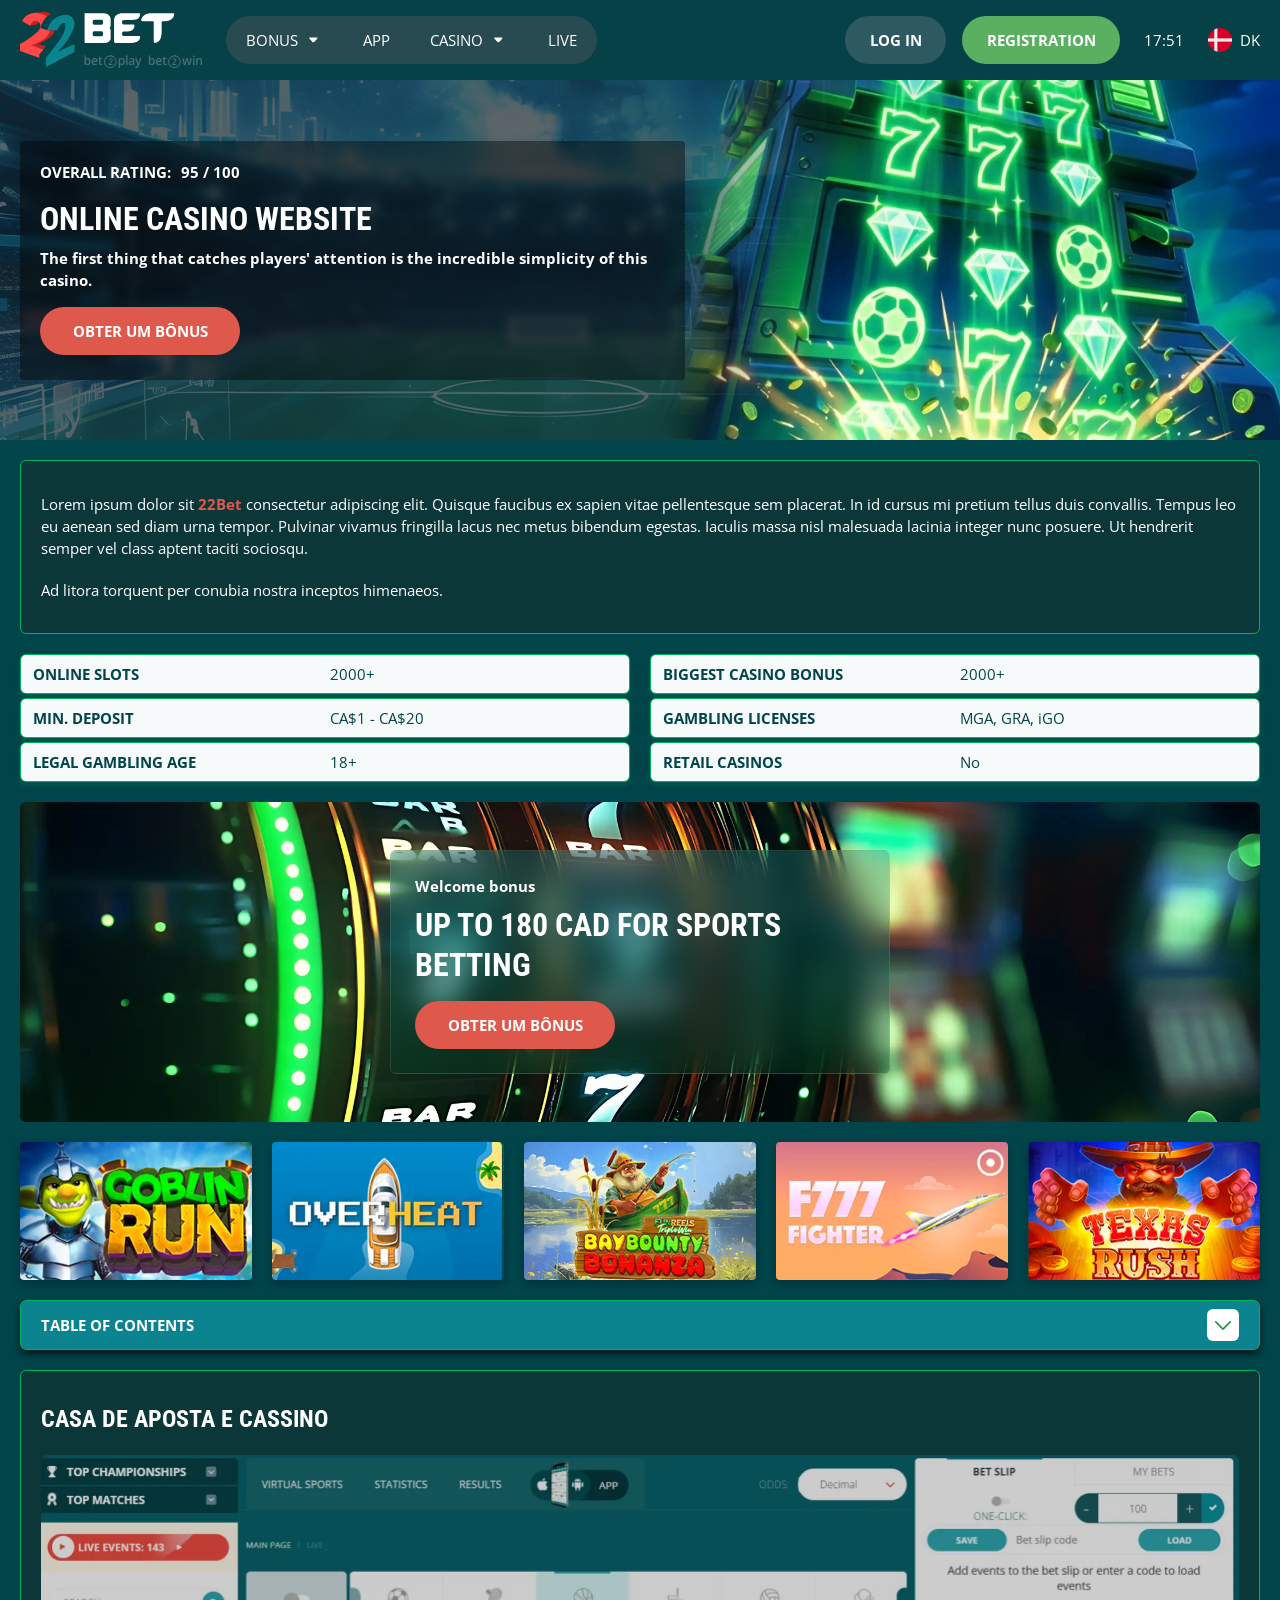
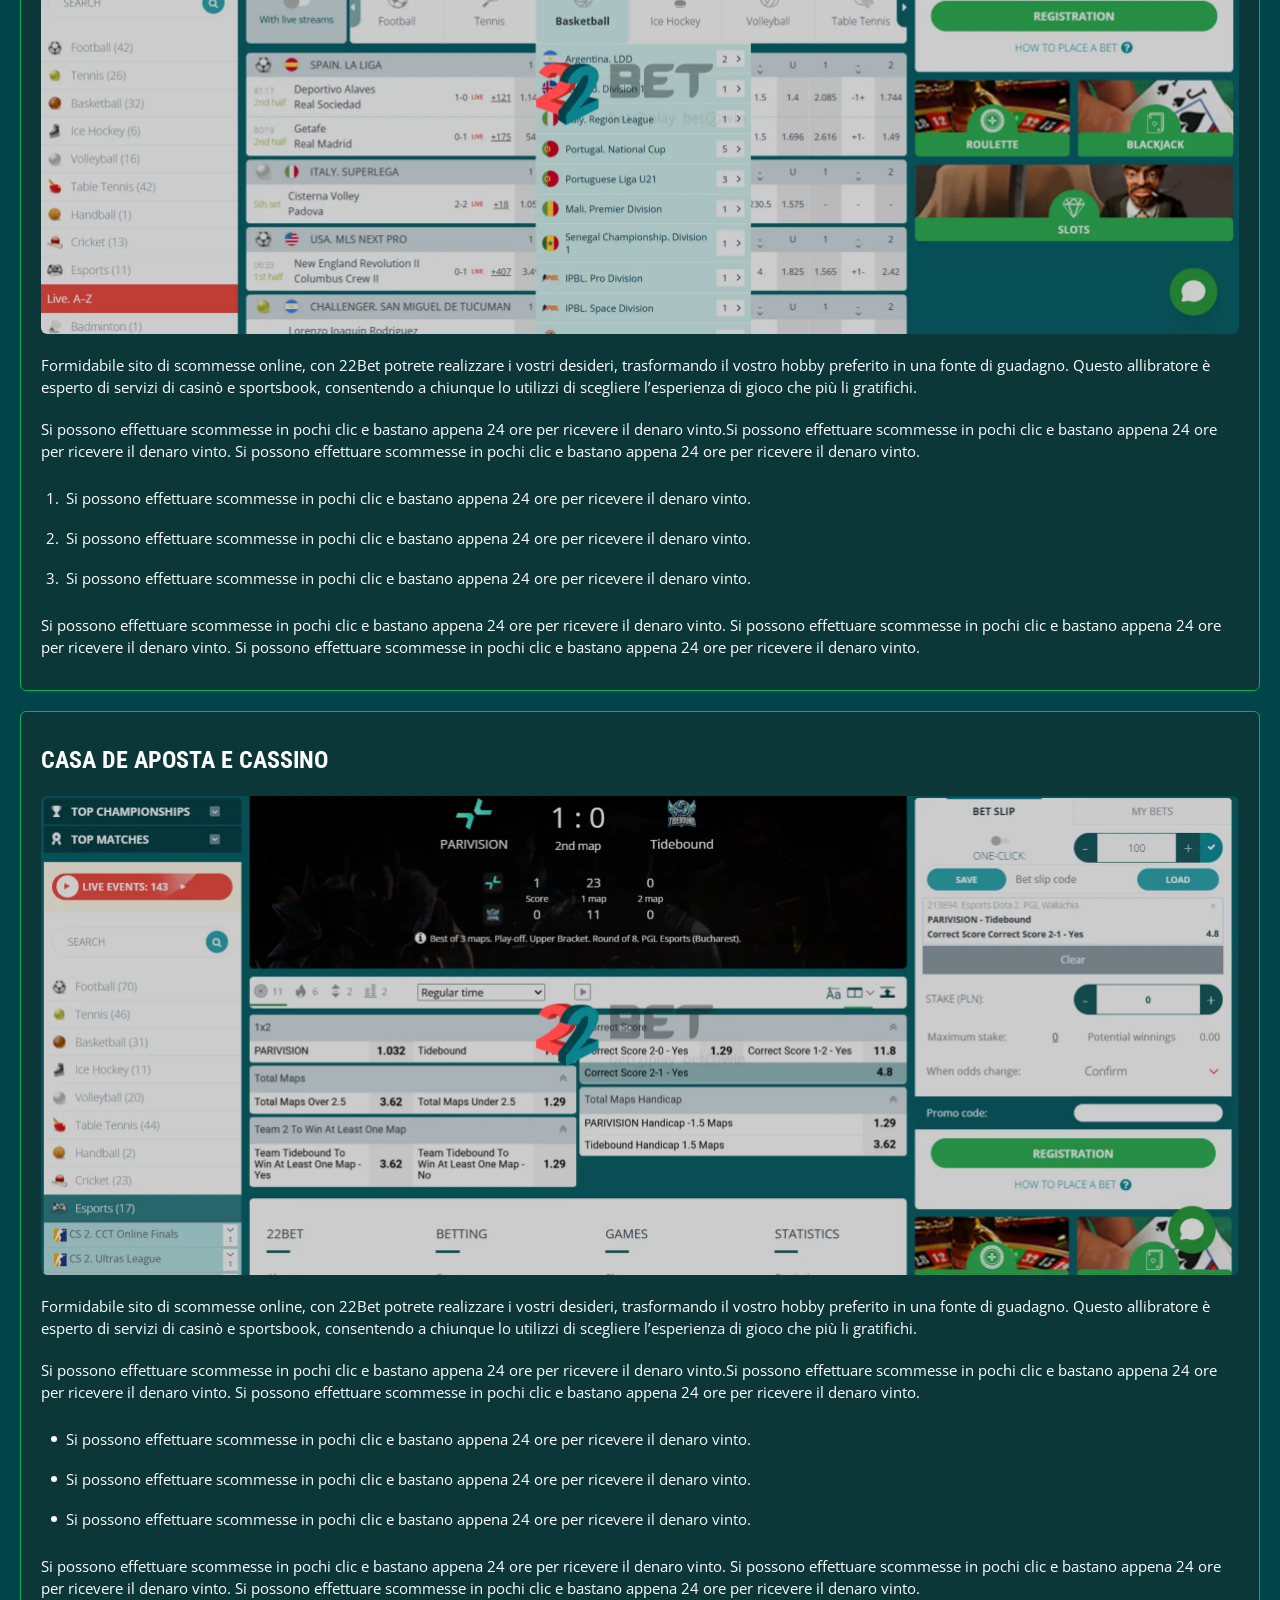
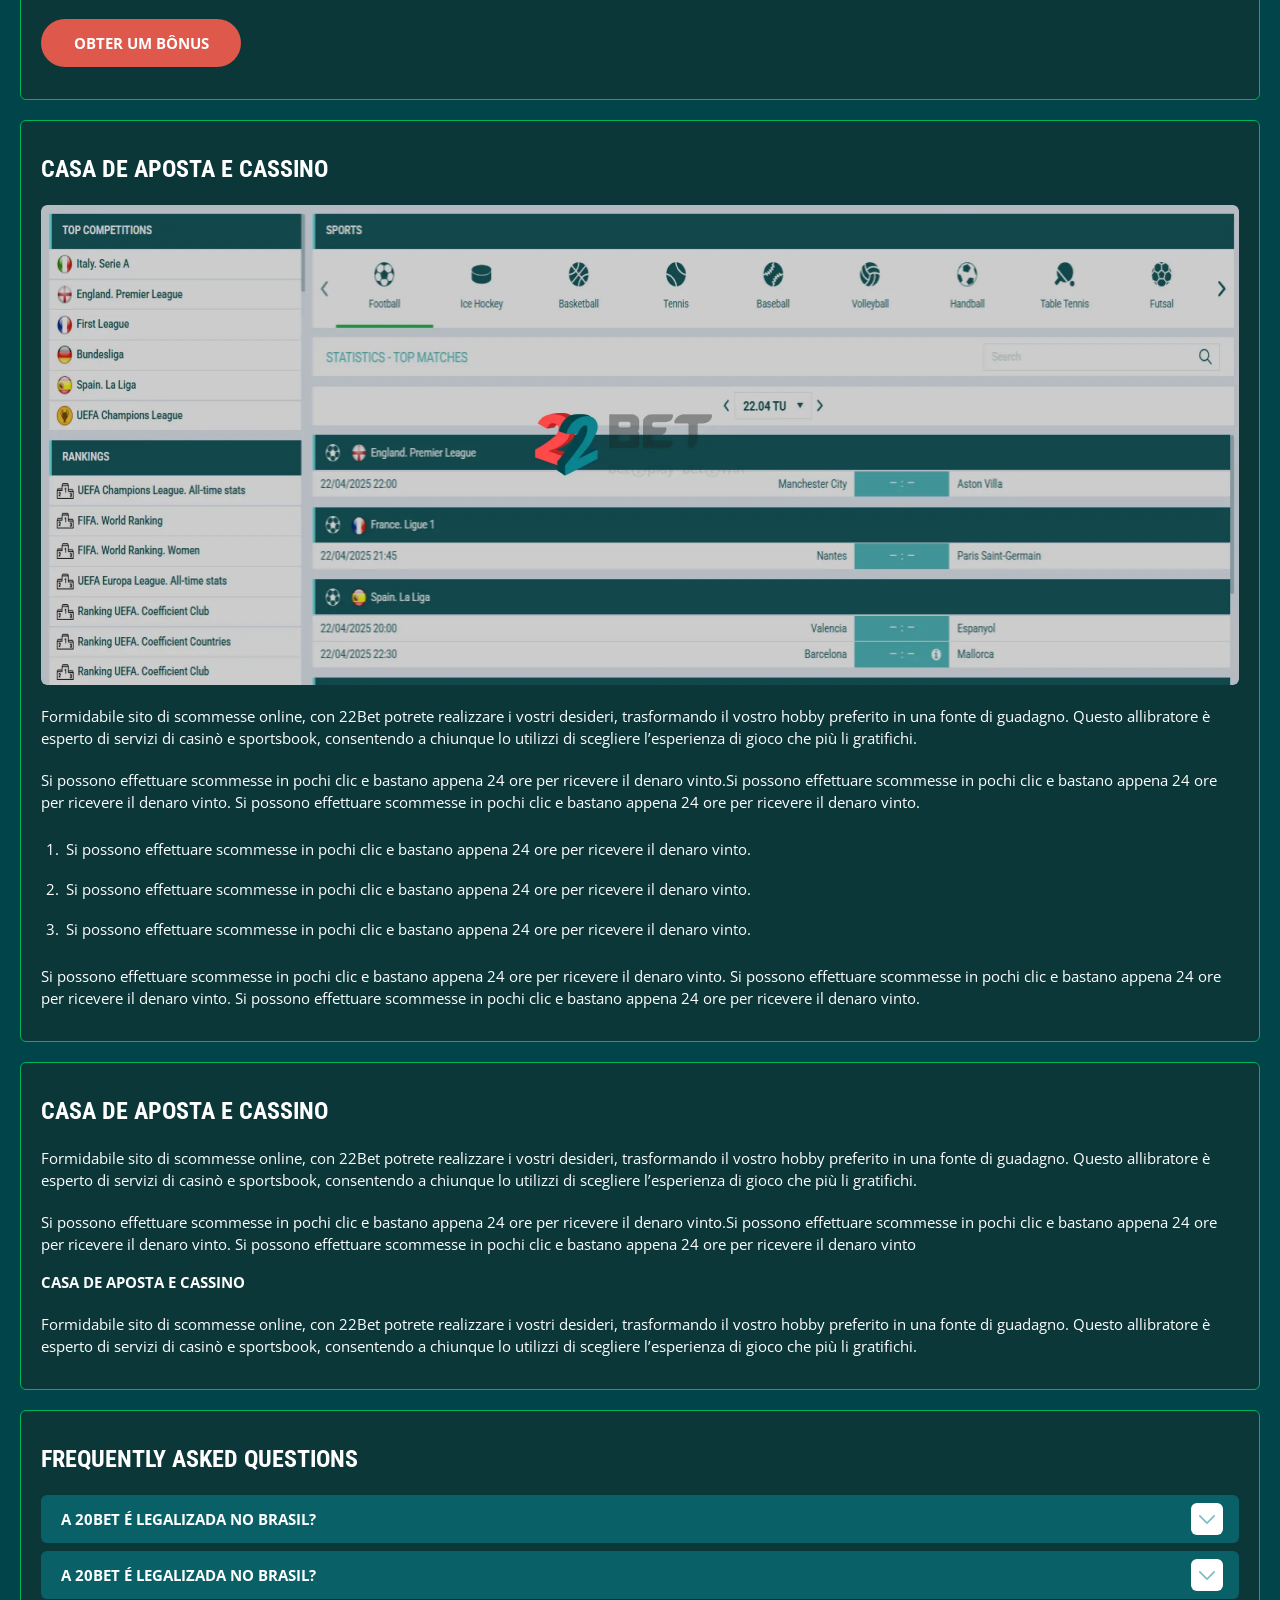
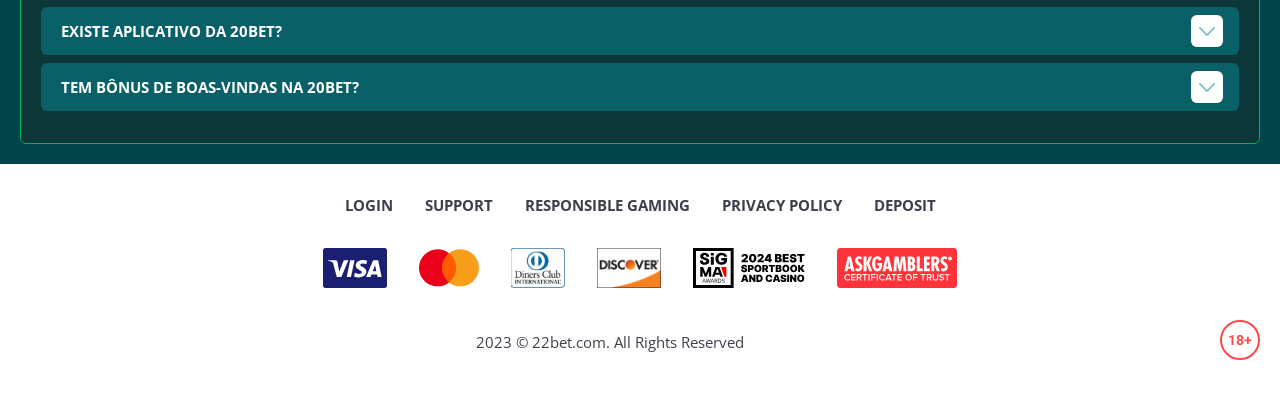
<file: index.html>
<!DOCTYPE html>
<html lang="dk">
  <head>
    <meta charset="UTF-8" />
   
    <meta name="viewport" content="width=device-width, initial-scale=1.0" />
    <title>22Bet </title>
    <meta name="description" content />
    <meta property="og:site_name" content />
    <meta property="og:title" content />
    <meta property="og:type" content="website" />
    <meta property="og:url" content />
    <meta property="og:image" content />
    <meta property="og:image:alt" content />
    <meta property="og:locale" content="dk" />
    <meta property="og:description" content />
    <link rel="preconnect" href="https://fonts.googleapis.com" />
    <link rel="preconnect" href="https://fonts.gstatic.com" crossorigin="anonymous" />
   <link href="https://fonts.googleapis.com/css2?family=Open+Sans:ital,wght@0,300..800;1,300..800&display=swap" rel="stylesheet">
<link href="https://fonts.googleapis.com/css?family=Roboto+Condensed&display=swap" rel="stylesheet">

   <link rel="stylesheet" href="./css/reset.css" />
    <link rel="stylesheet" href="./css/main.css" />
    <link rel="stylesheet" href="./css/media.css"/>
    <link rel="icon" href="./images/Group.png" type="image/x-icon"/>
    <script
    src="https://code.jquery.com/jquery-3.6.1.min.js"
    integrity="sha256-o88AwQnZB+VDvE9tvIXrMQaPlFFSUTR+nldQm1LuPXQ="
    crossorigin="anonymous"
  ></script>
  </head>
  <body>
    <header class="header">
      <section class="content header__content">
        <a href="./index.html" class="logo header__logo"
          ><img src="./images/logo.svg" alt="logo" title
        /></a>
        <button class="header__btn-menu" >
          <svg width="16px" height="16px" viewBox="0 0 16 16" xmlns="http://www.w3.org/2000/svg">
              <rect y="0" width="16" height="3" rx="1.5"></rect>
              <rect y="6.5" width="16" height="3" rx="1.5"></rect>
              <rect y="13" width="16" height="3" rx="1.5"></rect>
            </svg>
        </button>

          <nav class="menu header__menu">
            <ul class="header__menu-list">
                
              <li class="" >
              <div class="header__menu-wrapper">
                <div class="js-button-expander js-button-expander--menu" >
                <a href="./bonus.html" >
                <span>Bonus</span>
              </a>
              </div>
              <div class="header__menu-wrap js-expand-content js-expand-content--menu">
                <ul >
                  <li>
                    <a href="./freeSpins.html">
                    <span>Free Spins</span>
                  </a></li>
                  <li><a href="./promoCode.html">
                    <span>Promo Code</span>
                  </a>
                </li>
                  <li><a href="./welcomeBonus.html">
                    <span>Welcome Bonus</span>
                  </a>
                </li>
                <li><a href="./vip.html">
                    <span>VIP</span>
                  </a>
                </li>
                </ul>
              </div>
              </div>
               <a href="./bonus.html" class="header__menu-item">
                <span>Bonus</span>
              </a>
            </li>
              <li>
                <a href="./app.html">
                 App
                </a>
              </li>
              
              <li class="">
              <div class="header__menu-wrapper">
                <div class="js-button-expander js-button-expander--menu" >
                <a href="./casino.html" >
                <span> Casino</span>
              </a>
              </div>
              <div class="header__menu-wrap js-expand-content js-expand-content--menu">
                <ul >
                  <li>
                    <a href="./slots.html">
                    <span>Slots</span>
                  </a></li>
                 
                </ul>
              </div>
              </div>
               <a href="./casino.html" class="header__menu-item">
                <span>Casino</span>
              </a>
            </li>
               <li>
                <a href="./live.html">
               Live
                </a>
              </li>
              <li>
                    <a href="./freeSpins.html">
                    <span>Free Spins</span>
                  </a></li>
                  <li><a href="./promoCode.html">
                    <span>Promo Code</span>
                  </a>
                </li>
                  <li><a href="./welcomeBonus.html">
                    <span>Welcome Bonus</span>
                  </a>
                </li>
                <li><a href="./vip.html">
                    <span>VIP</span>
                  </a>
                </li>
             <li>
                    <a href="./slots.html">
                    <span>Slots</span>
                  </a></li>
             
             
            </ul>
            <div class="header__button header__button-menu " >
              <a href="#" class="button  button__login-menu">log in</a>
              <a href="#" class="button button__menu">registration</a>
            </div>
           
          </nav>
            <a href="#" class="button button__login">log in</a>
            <a href="#" class="button button__singup">registration</a>
            <div id="clock" class="header__time">00:00</div>
            <a href="#" class="header__flag">
                <span><img src="./images/flag.png" alt="flag" title /></span>
                <span>dk</span>
              </a>
      </section>
    </header>
     <main class="main home main-page">
        <section class=" hero hero__page">
           
            <div class="background">
              <img src="./images/main/bg-main.webp" alt="hero" title />
             
            </div>
            <div class="hero__wrapper">
              <div class="hero__data">
                <div class="hero__rating" >
                  <p>Overall Rating:</p>
                 
                  <span >
                    <span >95</span>
                  <span>/</span> 
                  <span >100</span>
                  
                  </span>
                </div>
                <h1 class="title general hero__title">
                 Online Casino Website
                </h1>
                <p class="hero__text">The first thing that catches players' attention is the incredible simplicity of this casino.</p>
                <a href="#" class="button  hero__button">Obter um Bônus</a>
               
              </div>
             
            </div>
          </section>
      <section class="main__wrap main__wrap-page">
       
       <section class="content__wrapper content__wrapper-page">

         
        
       
          <section class="content article">
            <p>
             Lorem ipsum dolor sit <a href="#">22Bet</a> consectetur adipiscing elit. Quisque faucibus ex sapien vitae pellentesque sem placerat. In id cursus mi pretium tellus duis convallis. Tempus leo eu aenean sed diam urna tempor. Pulvinar vivamus fringilla lacus nec metus bibendum egestas. Iaculis massa nisl malesuada lacinia integer nunc posuere. Ut hendrerit semper vel class aptent taciti sociosqu.
            </p>
            <p>
             Ad litora torquent per conubia nostra inceptos himenaeos.
            </p>
          </section>
         
            <section class="content features">
           
              <table class="features__table">
               <tbody class="features__group">
                 
                   <tr>
                   <td>Online slots</td>
                   <td>2000+</td>
                  </tr>
                  <tr>
                   <td>Biggest casino bonus</td>
                   <td>2000+</td>
                  </tr>
                  <tr>
                   <td>Min. deposit</td>
                   <td>CA$1 - CA$20</td>
                  </tr>
              
                     <tr>
                     <td>Gambling licenses</td>
                     <td>MGA, GRA, iGO</td>
                   </tr>
                   <tr>
                     <td>Legal gambling age</td>
                     <td>18+</td>
                   </tr>
                   <tr>
                     <td>Retail casinos</td>
                     <td>No</td>
                   </tr>
                
               </tbody>
             </table>
            
         
           </section>  
             <section class="content banner">
            <div class="background banner__background ">
              
              <img src="./images/main/banner-main.webp" alt="banner" title />
              
            </div>
            <div class="banner__info">
              <p class="banner__subtitle">Welcome bonus</p>
              <h2 class="title high banner__title-main">
                  
               up to 180 CAD
for sports betting
              </h2>
            
              <a href="#" class="button banner__button">Obter um Bônus</a>
            </div>
          </section>
           <section class="content casino">
           
              <ul class="casino__list">
                <li class="casino__item">
                    <a href="#">
                      <div class="casino__wrapper">
                      <img class="casino__img" src="./images/main/card-main1.webp" alt="" title>
                    <div class="casino__hover casino__hover-live">
                        
                        <div class="casino-box">
                            
                        <span href="#" class="button  casino__buttons">Play now</span>
                        </div>
                    </div>
                    </div>
                    
                    </a>
                </li>
                <li class="casino__item">
                   <a href="#">
                      <div class="casino__wrapper">
                      <img class="casino__img" src="./images/main/card-main2.webp" alt="" title>
                    <div class="casino__hover casino__hover-live">
                        
                        <div class="casino-box">
                            
                        <span href="#" class="button  casino__buttons">Play now</span>
                        </div>
                    </div>
                    </div>
                    
                    </a>
              </li>
              <li class="casino__item">
                  <a href="#">
                      <div class="casino__wrapper">
                      <img class="casino__img" src="./images/main/card-main3.webp" alt="" title>
                    <div class="casino__hover casino__hover-live">
                        
                        <div class="casino-box">
                            
                        <span href="#" class="button  casino__buttons">Play now</span>
                        </div>
                    </div>
                    </div>
                    
                    </a>
            </li>
             <li class="casino__item">
                  <a href="#">
                      <div class="casino__wrapper">
                      <img class="casino__img" src="./images/main/card-main4.webp" alt="" title>
                    <div class="casino__hover casino__hover-live">
                        
                        <div class="casino-box">
                            
                        <span href="#" class="button  casino__buttons">Play now</span>
                        </div>
                    </div>
                    </div>
                    
                    </a>
            </li>
            <li class="casino__item">
                  <a href="#">
                      <div class="casino__wrapper">
                      <img class="casino__img" src="./images/main/card-main5.webp" alt="" title>
                    <div class="casino__hover casino__hover-live">
                        
                        <div class="casino-box">
                            
                        <span href="#" class="button  casino__buttons">Play now</span>
                        </div>
                    </div>
                    </div>
                    
                    </a>
            </li>
            
      

              </ul>
         </section>
              <section class="content menu-review__content">
              

            
                <div class="menu__review-desk menu__review-content">Table of Contents</div>
                <ul class="menu__review menu__review-list">
                  <li><a href="#">Casa de Aposta e Cassino</a></li>
                    <li><a href="#">Casa de Aposta e Cassino</a></li>
                      <li><a href="#">Casa de Aposta e Cassino</a></li>
                        <li><a href="#">Casa de Aposta e Cassino</a></li>
                          <li><a href="#">Frequently Asked Questions</a></li>
                 
                </ul>
             
          
          </section>
          
        
          <section class="content article">
            <h2 class="title high article__title">Casa de Aposta e Cassino</h2>
             <div class="images">
              <img src="./images/main/image1-main.webp" alt="banner" title />
            </div>
            <p>
             Formidabile sito di scommesse online, con 22Bet potrete realizzare i vostri desideri, trasformando il vostro hobby preferito in una fonte di guadagno. Questo allibratore è esperto di servizi di casinò e sportsbook, consentendo a chiunque lo utilizzi di scegliere l’esperienza di gioco che più li gratifichi.
            </p>
            <p>
             Si possono effettuare scommesse in pochi clic e bastano appena 24 ore per ricevere il denaro vinto.Si possono effettuare scommesse in pochi clic e bastano appena 24 ore per ricevere il denaro vinto. Si possono effettuare scommesse in pochi clic e bastano appena 24 ore per ricevere il denaro vinto.
            </p>
           <ol>
              <li>Si possono effettuare scommesse in pochi clic e bastano appena 24 ore per ricevere il denaro vinto.</li>
              <li>Si possono effettuare scommesse in pochi clic e bastano appena 24 ore per ricevere il denaro vinto.</li>
              <li>Si possono effettuare scommesse in pochi clic e bastano appena 24 ore per ricevere il denaro vinto.</li>
            </ol>
            <p>Si possono effettuare scommesse in pochi clic e bastano appena 24 ore per ricevere il denaro vinto. Si possono effettuare scommesse in pochi clic e bastano appena 24 ore per ricevere il denaro vinto. Si possono effettuare scommesse in pochi clic e bastano appena 24 ore per ricevere il denaro vinto.</p>
          </section>
           <section class="content article">
            <h2 class="title high article__title">Casa de Aposta e Cassino</h2>
             <div class="images">
              <img src="./images/main/image2-main.webp" alt="banner" title />
            </div>
            <p>
             Formidabile sito di scommesse online, con 22Bet potrete realizzare i vostri desideri, trasformando il vostro hobby preferito in una fonte di guadagno. Questo allibratore è esperto di servizi di casinò e sportsbook, consentendo a chiunque lo utilizzi di scegliere l’esperienza di gioco che più li gratifichi.
            </p>
            <p>
             Si possono effettuare scommesse in pochi clic e bastano appena 24 ore per ricevere il denaro vinto.Si possono effettuare scommesse in pochi clic e bastano appena 24 ore per ricevere il denaro vinto. Si possono effettuare scommesse in pochi clic e bastano appena 24 ore per ricevere il denaro vinto.
            </p>
           <ul>
              <li>Si possono effettuare scommesse in pochi clic e bastano appena 24 ore per ricevere il denaro vinto.</li>
              <li>Si possono effettuare scommesse in pochi clic e bastano appena 24 ore per ricevere il denaro vinto.</li>
              <li>Si possono effettuare scommesse in pochi clic e bastano appena 24 ore per ricevere il denaro vinto.</li>
            </ul>
            <p>Si possono effettuare scommesse in pochi clic e bastano appena 24 ore per ricevere il denaro vinto. Si possono effettuare scommesse in pochi clic e bastano appena 24 ore per ricevere il denaro vinto. Si possono effettuare scommesse in pochi clic e bastano appena 24 ore per ricevere il denaro vinto.</p>
         <a href="#" class="button">Obter um Bônus</a>
          </section>
           <section class="content article">
            <h2 class="title high article__title">Casa de Aposta e Cassino</h2>
             <div class="images">
              <img src="./images/main/image3-main.webp" alt="banner" title />
            </div>
            <p>
             Formidabile sito di scommesse online, con 22Bet potrete realizzare i vostri desideri, trasformando il vostro hobby preferito in una fonte di guadagno. Questo allibratore è esperto di servizi di casinò e sportsbook, consentendo a chiunque lo utilizzi di scegliere l’esperienza di gioco che più li gratifichi.
            </p>
            <p>
             Si possono effettuare scommesse in pochi clic e bastano appena 24 ore per ricevere il denaro vinto.Si possono effettuare scommesse in pochi clic e bastano appena 24 ore per ricevere il denaro vinto. Si possono effettuare scommesse in pochi clic e bastano appena 24 ore per ricevere il denaro vinto.
            </p>
           <ol>
              <li>Si possono effettuare scommesse in pochi clic e bastano appena 24 ore per ricevere il denaro vinto.</li>
              <li>Si possono effettuare scommesse in pochi clic e bastano appena 24 ore per ricevere il denaro vinto.</li>
              <li>Si possono effettuare scommesse in pochi clic e bastano appena 24 ore per ricevere il denaro vinto.</li>
            </ol>
            <p>Si possono effettuare scommesse in pochi clic e bastano appena 24 ore per ricevere il denaro vinto. Si possono effettuare scommesse in pochi clic e bastano appena 24 ore per ricevere il denaro vinto. Si possono effettuare scommesse in pochi clic e bastano appena 24 ore per ricevere il denaro vinto.</p>
          </section>
           <section class="content article">
            <h2 class="title high article__title">Casa de Aposta e Cassino</h2>
            <p>Formidabile sito di scommesse online, con 22Bet potrete realizzare i vostri desideri, trasformando il vostro hobby preferito in una fonte di guadagno. Questo allibratore è esperto di servizi di casinò e sportsbook, consentendo a chiunque lo utilizzi di scegliere l’esperienza di gioco che più li gratifichi.</p>
            <p>Si possono effettuare scommesse in pochi clic e bastano appena 24 ore per ricevere il denaro vinto.Si possono effettuare scommesse in pochi clic e bastano appena 24 ore per ricevere il denaro vinto. Si possono effettuare scommesse in pochi clic e bastano appena 24 ore per ricevere il denaro vinto</p>
            <h3>Casa de Aposta e Cassino</h3>
            <p>Formidabile sito di scommesse online, con 22Bet potrete realizzare i vostri desideri, trasformando il vostro hobby preferito in una fonte di guadagno. Questo allibratore è esperto di servizi di casinò e sportsbook, consentendo a chiunque lo utilizzi di scegliere l’esperienza di gioco che più li gratifichi.</p>
           </section>

          <section class="content faq">
            <h2 class="title high faq__title">Frequently Asked Questions</h2>
            <ul class="faq__list " >
              <li class="faq__item"  >
                <h3 class="title medium faq__subtitle js-button-expander js-button-expander--faq"  >A 20Bet é legalizada no Brasil?
                 </h3>
                <div  class="faq__answer js-expand-content js-expand-content--faq" >
                  <p  >
                    Sim, a casa de apostas tem licença emitida por Curaçao, que é reconhecida no Brasil e a permite atuar por aqui.
                  </p>
                </div>
              </li>
              <li class="faq__item"  >
                <h3 class="title medium faq__subtitle js-button-expander js-button-expander--faq"  >A 20Bet é legalizada no Brasil?</h3>
                <div class="faq__answer js-expand-content js-expand-content--faq" >
                  <p  >
                    Sim, a casa de apostas tem licença emitida por Curaçao, que é reconhecida no Brasil e a permite atuar por aqui.
                  </p>
                </div>
              </li> 
              <li class="faq__item"  >
                <h3 class="title medium faq__subtitle js-button-expander js-button-expander--faq"  >Existe aplicativo da 20Bet?</h3>
                <div class="faq__answer js-expand-content js-expand-content--faq" >
                  <p  >
                   Sim, disponível para sistemas operacionais iOS e Android.
                  </p>
                </div>
              </li> 
              <li class="faq__item"  >
                <h3 class="title medium faq__subtitle js-button-expander js-button-expander--faq"  >Tem bônus de boas-vindas na 20Bet?</h3>
                <div class="faq__answer js-expand-content js-expand-content--faq" >
                  <p  >
                   O pacote especial para novos usuários da 20Bet paga 100% sobre o primeiro depósito, com limite de 600 BRL.
                  </p>
                </div>
              </li> 
             
            </ul>
          </section>
          
        </section> 
      
        <div class=""  onclick="scrollToTop()">
          <button class="main__arrow" id="scrollToTopBtn"></button>
        </div> 
        
      </section>
    </main> 
     <footer class=" footer ">
      <section class="content footer__content">
        <ul class="footer__menu">
         <li><a href="./login.html">Login</a></li>
         <li><a href="./support.html">Support</a></li>
         <li><a href="./responsible.html">Responsible Gaming</a></li>
         <li><a href="./policy.html">Privacy Policy</a></li>
         <li><a href="./deposit.html">Deposit</a></li>
        </ul>
       
          <ul class="footer__cards-list">
           
            <li>
              <a href="#"
                ><img src="./images/visa.svg" alt="cardvisa" title
              /></a>
            </li>
            <li>
              <a href="#"
                ><img
                  src="./images/mastercard.svg"
                  alt="mastercard"
                  title
              /></a>
            </li>
            <li>
                <a href="#"
                  ><img src="./images/diners.svg" alt="diners" title
                /></a>
              </li>
              <li>
                <a href="#"
                  ><img src="./images/discover.svg" alt="discover" title
                /></a>
              </li>
              <li>
                <a href="#"
                  ><img src="./images/sigma.svg" alt="sigma" title
                /></a>
              </li>
              <li>
                <a href="#"
                  ><img src="./images/ask.svg" alt="ask" title
                /></a>
              </li>
            
          </ul>
       
        <div class="footer__wrapp">
          <div class="footer__text">
           
            <p>2023 &copy; 22bet.com. All Rights Reserved
</p>
           
          </div>
          <div class="footer__age">
            <img src="./images/age.svg" alt="age" title />
          </div>
        </div>
      
      </section>
    </footer>
    <script src="./js/arrowUp.js" defer></script>
    <script src="./js/sidebar.js" defer></script>
    <script src="./js/expander.js" defer></script>
    <script src="./js/mobile-menu.js" defer></script>
    <script src="./js/clock.js" defer></script>
  </body>
</html>
</file>
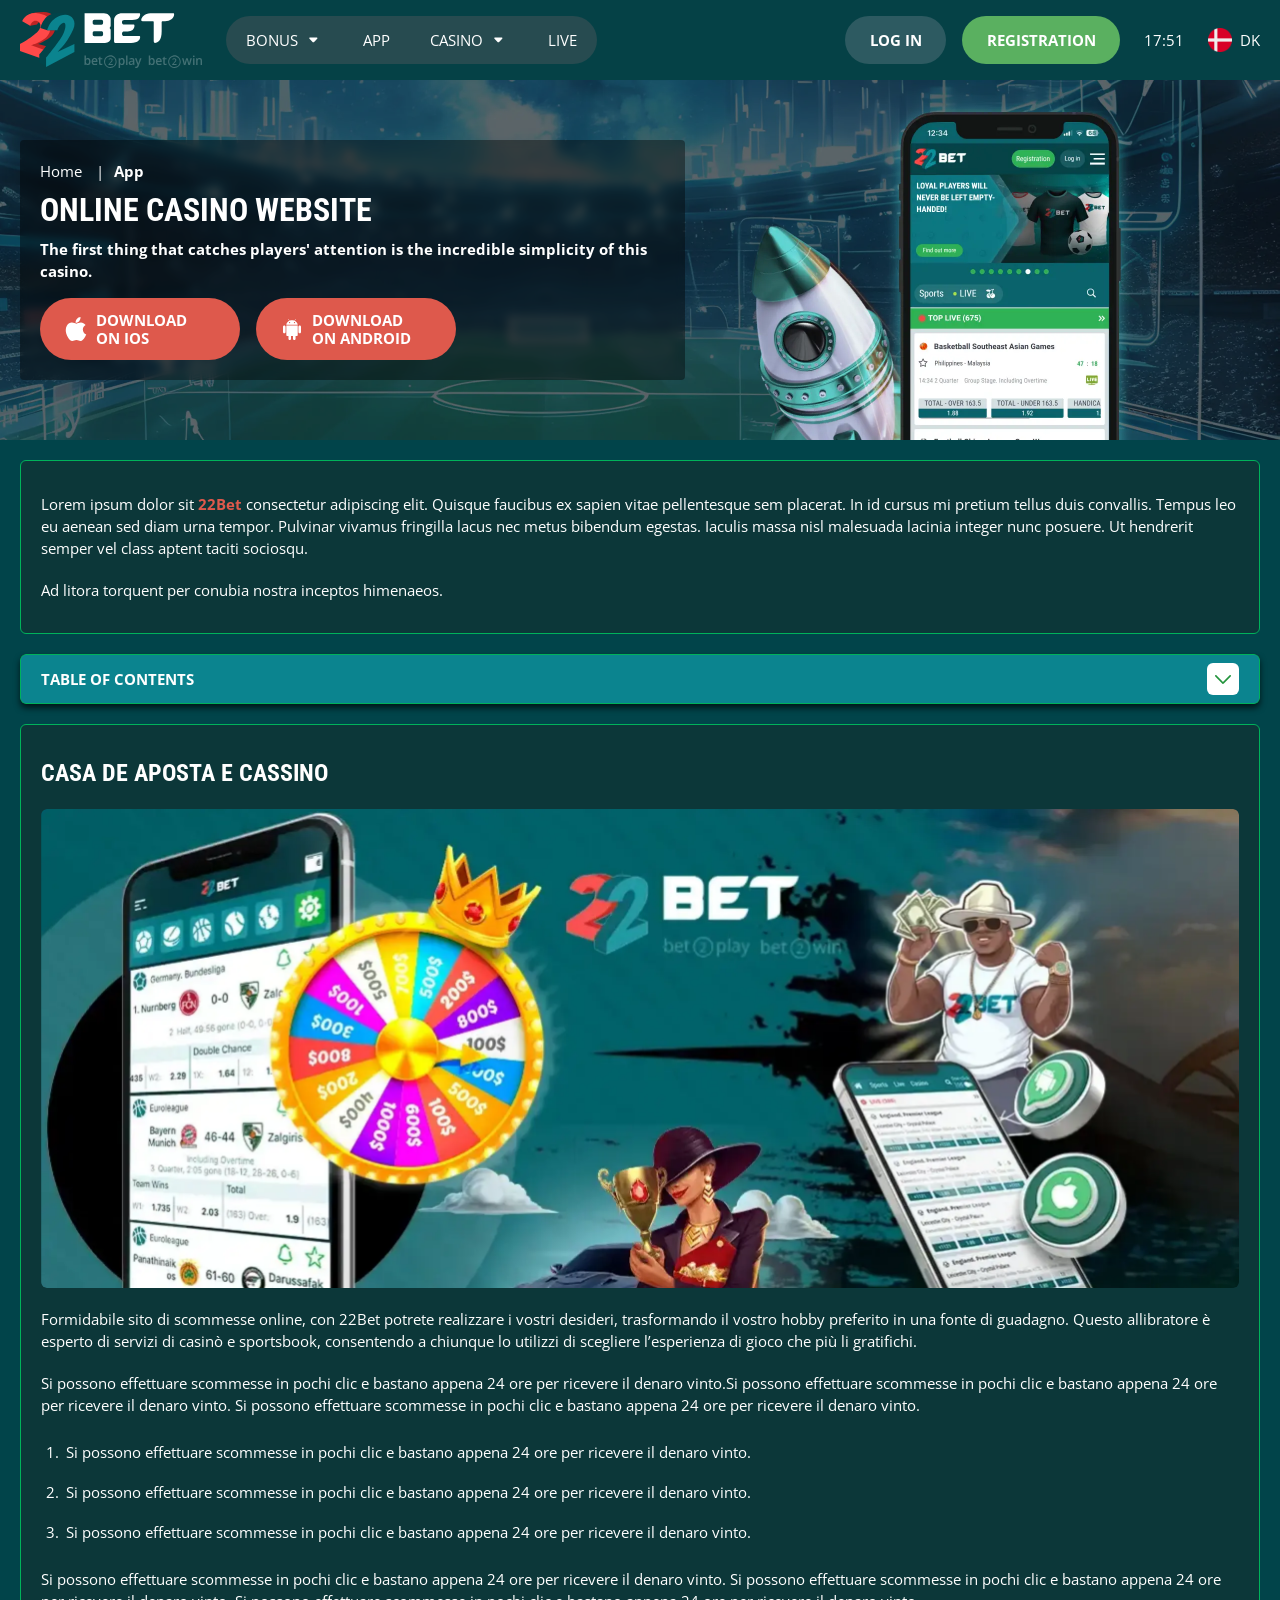
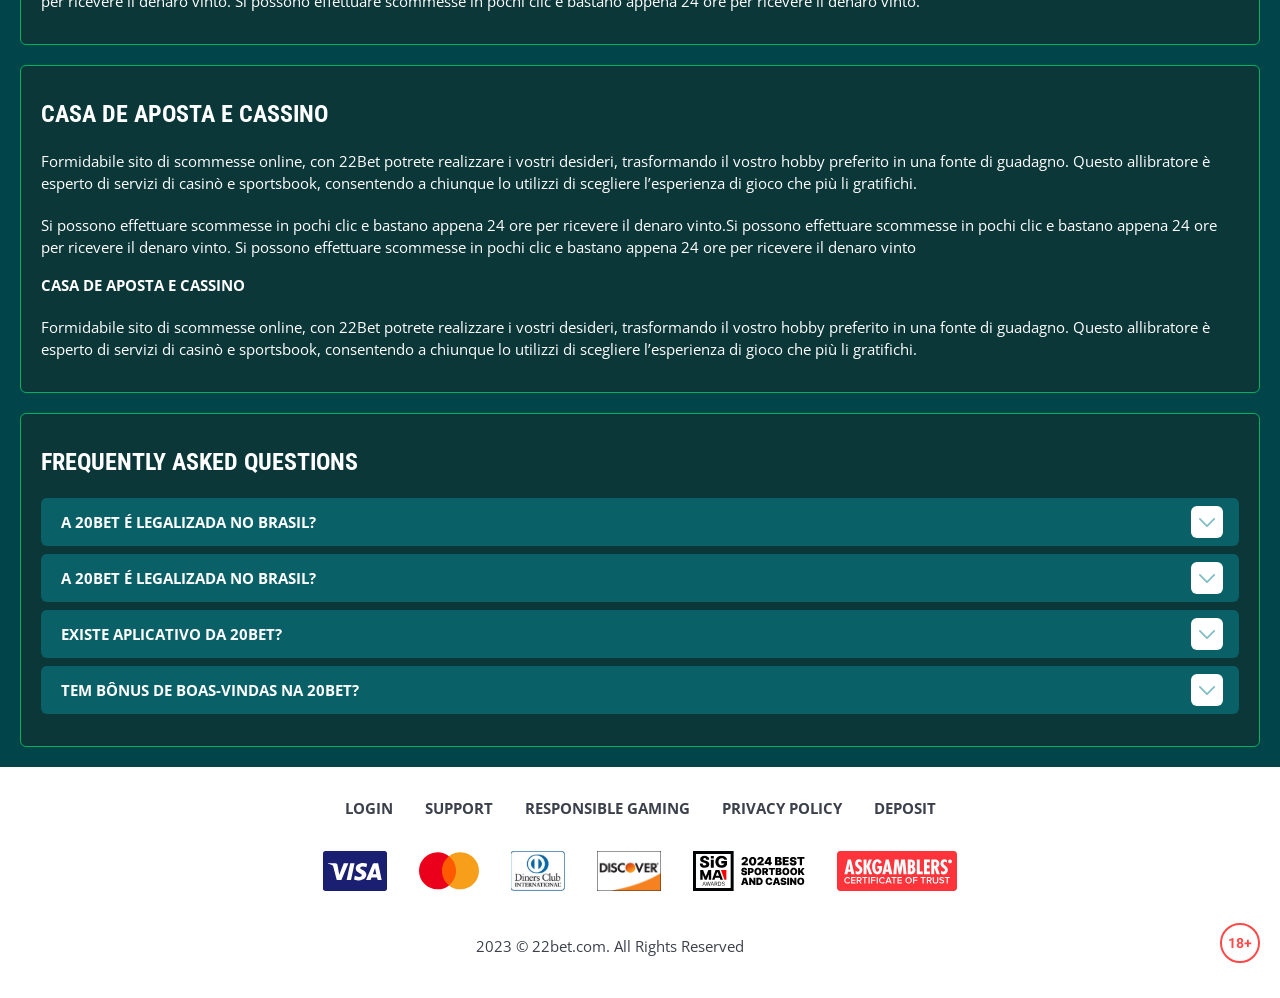
<file: app.html>
<!DOCTYPE html>
<html lang="dk">
  <head>
    <meta charset="UTF-8" />
   
    <meta name="viewport" content="width=device-width, initial-scale=1.0" />
    <title>22Bet </title>
    <meta name="description" content />
    <meta property="og:site_name" content />
    <meta property="og:title" content />
    <meta property="og:type" content="website" />
    <meta property="og:url" content />
    <meta property="og:image" content />
    <meta property="og:image:alt" content />
    <meta property="og:locale" content="dk" />
    <meta property="og:description" content />
    <link rel="preconnect" href="https://fonts.googleapis.com" />
    <link rel="preconnect" href="https://fonts.gstatic.com" crossorigin="anonymous" />
   <link href="https://fonts.googleapis.com/css2?family=Open+Sans:ital,wght@0,300..800;1,300..800&display=swap" rel="stylesheet">
<link href="https://fonts.googleapis.com/css?family=Roboto+Condensed&display=swap" rel="stylesheet">

   <link rel="stylesheet" href="./css/reset.css" />
    <link rel="stylesheet" href="./css/main.css" />
    <link rel="stylesheet" href="./css/media.css"/>
    <link rel="icon" href="./images/Group.png" type="image/x-icon"/>
    <script
    src="https://code.jquery.com/jquery-3.6.1.min.js"
    integrity="sha256-o88AwQnZB+VDvE9tvIXrMQaPlFFSUTR+nldQm1LuPXQ="
    crossorigin="anonymous"
  ></script>
  </head>
  <body>
    <header class="header">
      <section class="content header__content">
        <a href="./index.html" class="logo header__logo"
          ><img src="./images/logo.svg" alt="logo" title
        /></a>
        <button class="header__btn-menu" >
          <svg width="16px" height="16px" viewBox="0 0 16 16" xmlns="http://www.w3.org/2000/svg">
              <rect y="0" width="16" height="3" rx="1.5"></rect>
              <rect y="6.5" width="16" height="3" rx="1.5"></rect>
              <rect y="13" width="16" height="3" rx="1.5"></rect>
            </svg>
        </button>

          <nav class="menu header__menu">
            <ul class="header__menu-list">
                
              <li class="">
              <div class="header__menu-wrapper">
                <div class="js-button-expander js-button-expander--menu" >
                <a href="./bonus.html" >
                <span>Bonus</span>
              </a>
              </div>
              <div class="header__menu-wrap js-expand-content js-expand-content--menu">
                <ul >
                  <li>
                    <a href="./freeSpins.html">
                    <span>Free Spins</span>
                  </a></li>
                  <li><a href="./promoCode.html">
                    <span>Promo Code</span>
                  </a>
                </li>
                  <li><a href="./welcomeBonus.html">
                    <span>Welcome Bonus</span>
                  </a>
                </li>
                <li><a href="./vip.html">
                    <span>VIP</span>
                  </a>
                </li>
                </ul>
              </div>
              </div>
               <a href="./bonus.html" class="header__menu-item">
                <span>Bonus</span>
              </a>
            </li>
              <li>
                <a href="./app.html">
                 App
                </a>
              </li>
              
              <li class="">
              <div class="header__menu-wrapper">
                <div class="js-button-expander js-button-expander--menu" >
                <a href="./casino.html" >
                <span> Casino</span>
              </a>
              </div>
              <div class="header__menu-wrap js-expand-content js-expand-content--menu">
                <ul >
                  <li>
                    <a href="./slots.html">
                    <span>Slots</span>
                  </a></li>
                 
                </ul>
              </div>
              </div>
               <a href="./casino.html" class="header__menu-item">
                <span>Casino</span>
              </a>
            </li>
               <li>
                <a href="./live.html">
               Live
                </a>
              </li>
              <li>
                    <a href="./freeSpins.html">
                    <span>Free Spins</span>
                  </a></li>
                  <li><a href="./promoCode.html">
                    <span>Promo Code</span>
                  </a>
                </li>
                  <li><a href="./welcomeBonus.html">
                    <span>Welcome Bonus</span>
                  </a>
                </li>
                <li><a href="./vip.html">
                    <span>VIP</span>
                  </a>
                </li>
             <li>
                    <a href="./slots.html">
                    <span>Slots</span>
                  </a></li>
             
             
            </ul>
            <div class="header__button header__button-menu " >
              <a href="#" class="button  button__login-menu">log in</a>
              <a href="#" class="button button__menu">registration</a>
            </div>
           
          </nav>
            <a href="#" class="button button__login">log in</a>
            <a href="#" class="button button__singup">registration</a>
            <div id="clock" class="header__time">00:00</div>
            <a href="#" class="header__flag">
                <span><img src="./images/flag.png" alt="flag" title /></span>
                <span>dk</span>
              </a>
      </section>
    </header>
     <main class="main home main-page">
        <section class=" hero hero__page hero__page-app">
           
            <div class="background background-pageApp">
              <img src="./images/app/bg-app.webp" alt="hero" title />
              
            </div>
            <div class="hero__wrapper hero__wrapper-page">
              <div class="hero__data hero__data-app">
                <ul
                class="breadcrumbs "
                
              >
                <li
                  
                >
                  <a href="/" >
                    <span >Home</span></a
                  >
                 
                </li>
                <li
                  
                >
                  <a href="#" > <span >App</span></a>
                 
                </li>
              </ul>
                <h1 class="title general hero__title">
                  Online Casino Website
                </h1>
                 <p class="hero__text">The first thing that catches players' attention is the incredible simplicity of this casino.</p>
               
              <div class="banner__content banner__content-app">
             
                  <a href="#" class="banner__btn banner__btn-app">
                    <img src="./images/app/apple.svg" alt="icon" title>
                   Download </br>
on iOS
                  </a>
                  <a href="#" class="banner__btn banner__btn-android"
                    > <img src="./images/main/android-app.svg" alt="icon" title>Download </br>
on Android</a
                  >
                </div>
              </div>
             
            </div>
          </section>
      <section class="main__wrap main__wrap-page">
       
       <section class="content__wrapper content__wrapper-page">

         
        
       
          <section class="content article">
            <p>
             Lorem ipsum dolor sit <a href="#">22Bet</a> consectetur adipiscing elit. Quisque faucibus ex sapien vitae pellentesque sem placerat. In id cursus mi pretium tellus duis convallis. Tempus leo eu aenean sed diam urna tempor. Pulvinar vivamus fringilla lacus nec metus bibendum egestas. Iaculis massa nisl malesuada lacinia integer nunc posuere. Ut hendrerit semper vel class aptent taciti sociosqu.
            </p>
            <p>
             Ad litora torquent per conubia nostra inceptos himenaeos.
            </p>
          </section>
         
              <section class="content menu-review__content">
              

            
                <div class="menu__review-desk menu__review-content">Table of Contents</div>
                <ul class="menu__review menu__review-list">
                  <li><a href="#">Casa de Aposta e Cassino</a></li>
                    <li><a href="#">Casa de Aposta e Cassino</a></li>
                      <li><a href="#">Casa de Aposta e Cassino</a></li>
                        <li><a href="#">Casa de Aposta e Cassino</a></li>
                          <li><a href="#">Frequently Asked Questions</a></li>
                 
                </ul>
             
          
          </section>
          
        
          <section class="content article">
            <h2 class="title high article__title">Casa de Aposta e Cassino</h2>
             <div class="images">
              <img src="./images/app/image1-app.webp" alt="banner" title />
            </div>
            <p>
             Formidabile sito di scommesse online, con 22Bet potrete realizzare i vostri desideri, trasformando il vostro hobby preferito in una fonte di guadagno. Questo allibratore è esperto di servizi di casinò e sportsbook, consentendo a chiunque lo utilizzi di scegliere l’esperienza di gioco che più li gratifichi.
            </p>
            <p>
             Si possono effettuare scommesse in pochi clic e bastano appena 24 ore per ricevere il denaro vinto.Si possono effettuare scommesse in pochi clic e bastano appena 24 ore per ricevere il denaro vinto. Si possono effettuare scommesse in pochi clic e bastano appena 24 ore per ricevere il denaro vinto.
            </p>
           <ol>
              <li>Si possono effettuare scommesse in pochi clic e bastano appena 24 ore per ricevere il denaro vinto.</li>
              <li>Si possono effettuare scommesse in pochi clic e bastano appena 24 ore per ricevere il denaro vinto.</li>
              <li>Si possono effettuare scommesse in pochi clic e bastano appena 24 ore per ricevere il denaro vinto.</li>
            </ol>
            <p>Si possono effettuare scommesse in pochi clic e bastano appena 24 ore per ricevere il denaro vinto. Si possono effettuare scommesse in pochi clic e bastano appena 24 ore per ricevere il denaro vinto. Si possono effettuare scommesse in pochi clic e bastano appena 24 ore per ricevere il denaro vinto.</p>
          </section>
         
         
           <section class="content article">
            <h2 class="title high article__title">Casa de Aposta e Cassino</h2>
            <p>Formidabile sito di scommesse online, con 22Bet potrete realizzare i vostri desideri, trasformando il vostro hobby preferito in una fonte di guadagno. Questo allibratore è esperto di servizi di casinò e sportsbook, consentendo a chiunque lo utilizzi di scegliere l’esperienza di gioco che più li gratifichi.</p>
            <p>Si possono effettuare scommesse in pochi clic e bastano appena 24 ore per ricevere il denaro vinto.Si possono effettuare scommesse in pochi clic e bastano appena 24 ore per ricevere il denaro vinto. Si possono effettuare scommesse in pochi clic e bastano appena 24 ore per ricevere il denaro vinto</p>
            <h3>Casa de Aposta e Cassino</h3>
            <p>Formidabile sito di scommesse online, con 22Bet potrete realizzare i vostri desideri, trasformando il vostro hobby preferito in una fonte di guadagno. Questo allibratore è esperto di servizi di casinò e sportsbook, consentendo a chiunque lo utilizzi di scegliere l’esperienza di gioco che più li gratifichi.</p>
           </section>

          <section class="content faq">
            <h2 class="title high faq__title">Frequently Asked Questions</h2>
            <ul class="faq__list " >
              <li class="faq__item"  >
                <h3 class="title medium faq__subtitle js-button-expander js-button-expander--faq"  >A 20Bet é legalizada no Brasil?
                 </h3>
                <div  class="faq__answer js-expand-content js-expand-content--faq" >
                  <p  >
                    Sim, a casa de apostas tem licença emitida por Curaçao, que é reconhecida no Brasil e a permite atuar por aqui.
                  </p>
                </div>
              </li>
              <li class="faq__item"  >
                <h3 class="title medium faq__subtitle js-button-expander js-button-expander--faq"  >A 20Bet é legalizada no Brasil?</h3>
                <div class="faq__answer js-expand-content js-expand-content--faq" >
                  <p  >
                    Sim, a casa de apostas tem licença emitida por Curaçao, que é reconhecida no Brasil e a permite atuar por aqui.
                  </p>
                </div>
              </li> 
              <li class="faq__item"  >
                <h3 class="title medium faq__subtitle js-button-expander js-button-expander--faq"  >Existe aplicativo da 20Bet?</h3>
                <div class="faq__answer js-expand-content js-expand-content--faq" >
                  <p  >
                   Sim, disponível para sistemas operacionais iOS e Android.
                  </p>
                </div>
              </li> 
              <li class="faq__item"  >
                <h3 class="title medium faq__subtitle js-button-expander js-button-expander--faq"  >Tem bônus de boas-vindas na 20Bet?</h3>
                <div class="faq__answer js-expand-content js-expand-content--faq" >
                  <p  >
                   O pacote especial para novos usuários da 20Bet paga 100% sobre o primeiro depósito, com limite de 600 BRL.
                  </p>
                </div>
              </li> 
             
            </ul>
          </section>
          
        </section> 
      
        <div class=""  onclick="scrollToTop()">
          <button class="main__arrow" id="scrollToTopBtn"></button>
        </div> 
        
      </section>
    </main> 
 <footer class=" footer ">
      <section class="content footer__content">
        <ul class="footer__menu">
         <li><a href="./login.html">Login</a></li>
         <li><a href="./support.html">Support</a></li>
         <li><a href="./responsible.html">Responsible Gaming</a></li>
         <li><a href="./policy.html">Privacy Policy</a></li>
         <li><a href="./deposit.html">Deposit</a></li>
        </ul>
       
          <ul class="footer__cards-list">
           
            <li>
              <a href="#"
                ><img src="./images/visa.svg" alt="cardvisa" title
              /></a>
            </li>
            <li>
              <a href="#"
                ><img
                  src="./images/mastercard.svg"
                  alt="mastercard"
                  title
              /></a>
            </li>
            <li>
                <a href="#"
                  ><img src="./images/diners.svg" alt="diners" title
                /></a>
              </li>
              <li>
                <a href="#"
                  ><img src="./images/discover.svg" alt="discover" title
                /></a>
              </li>
              <li>
                <a href="#"
                  ><img src="./images/sigma.svg" alt="sigma" title
                /></a>
              </li>
              <li>
                <a href="#"
                  ><img src="./images/ask.svg" alt="ask" title
                /></a>
              </li>
            
          </ul>
       
        <div class="footer__wrapp">
          <div class="footer__text">
           
            <p>2023 &copy; 22bet.com. All Rights Reserved
</p>
           
          </div>
          <div class="footer__age">
            <img src="./images/age.svg" alt="age" title />
          </div>
        </div>
      
      </section>
    </footer>
    <script src="./js/arrowUp.js" defer></script>
    <script src="./js/sidebar.js" defer></script>
    <script src="./js/expander.js" defer></script>
    <script src="./js/mobile-menu.js" defer></script>
    <script src="./js/clock.js" defer></script>
  </body>
</html>
</file>
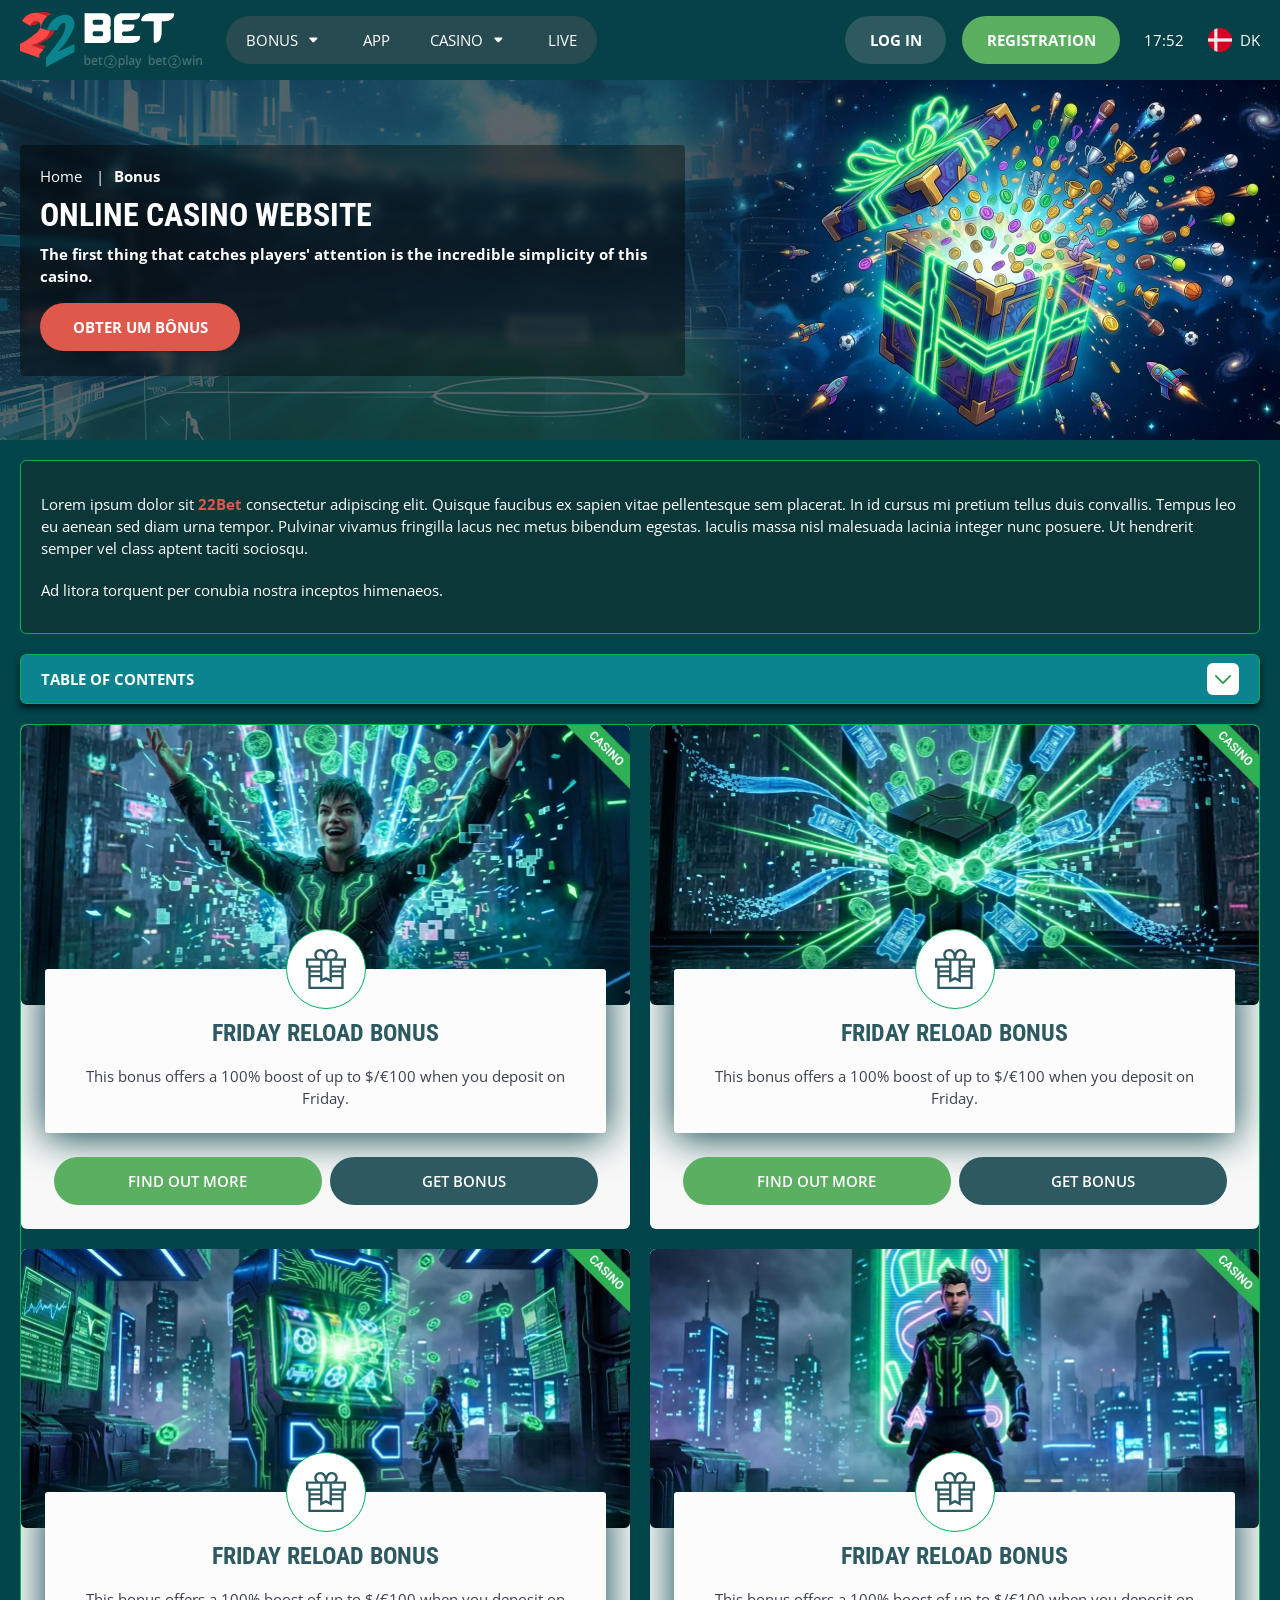
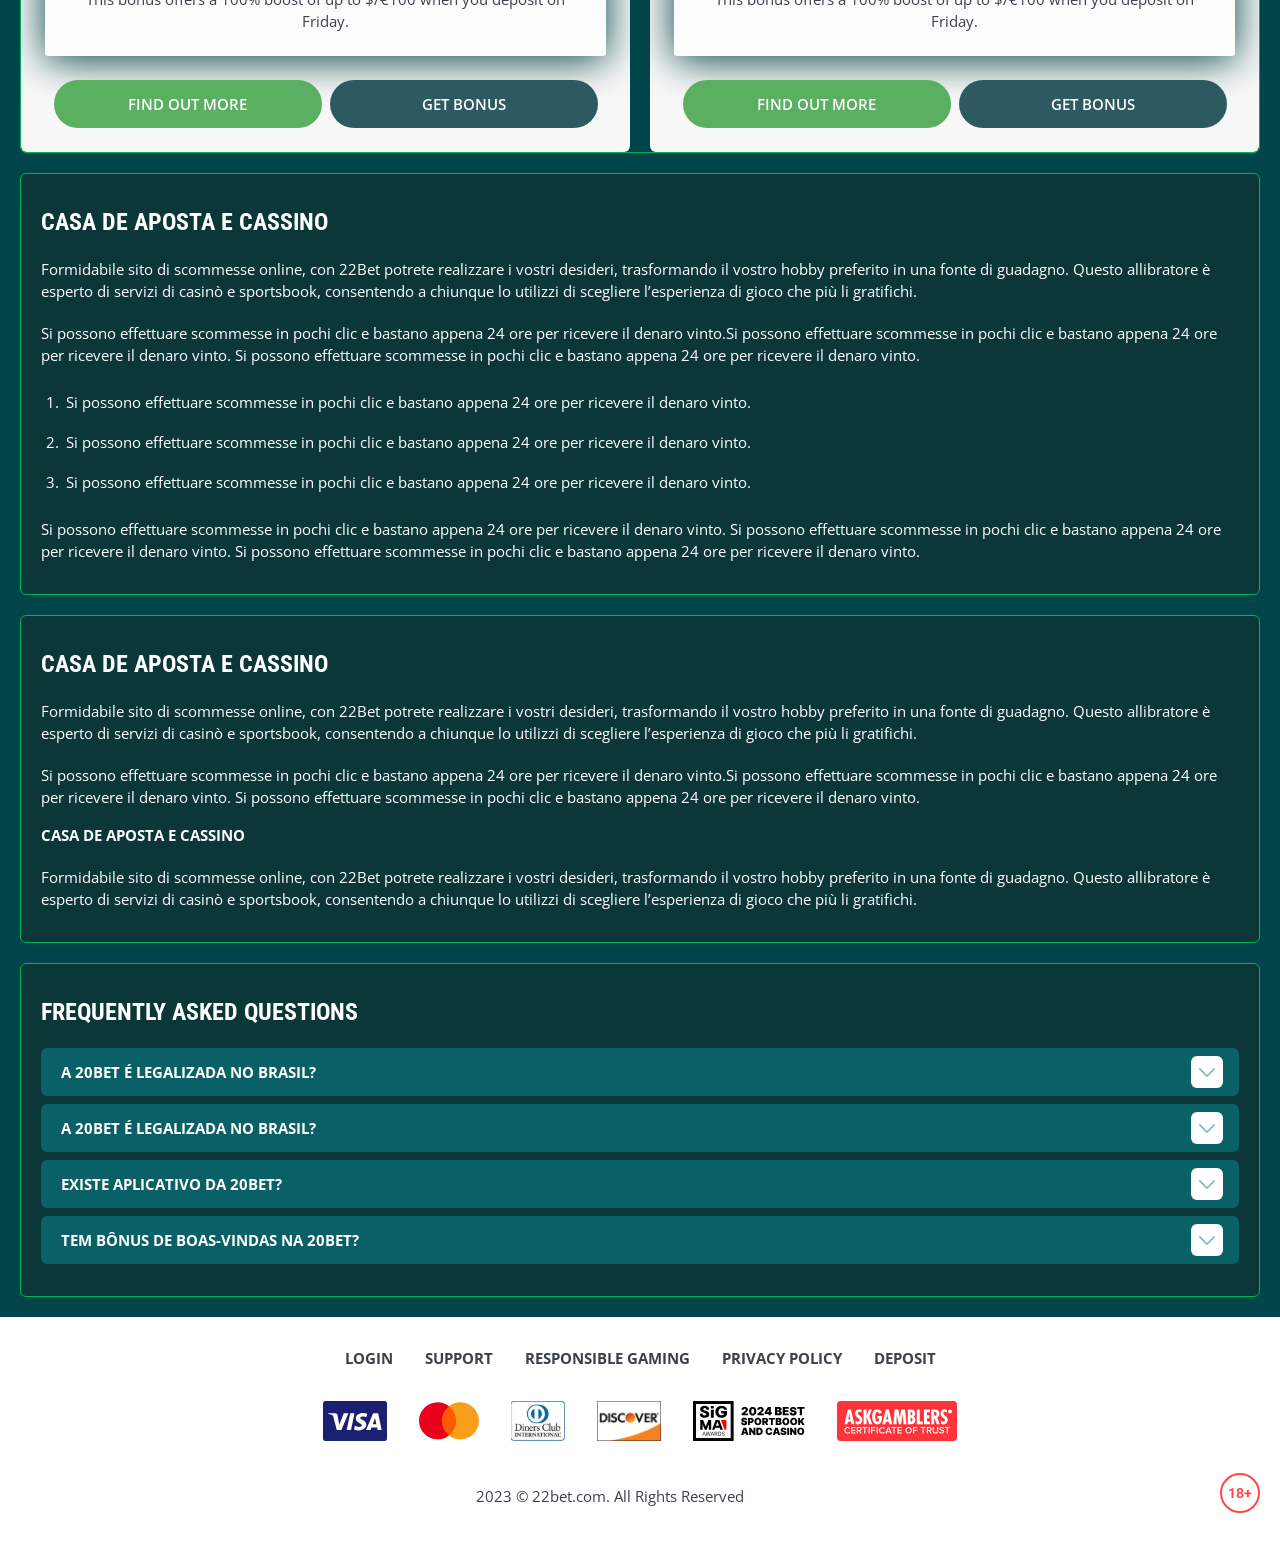
<file: bonus.html>
<!DOCTYPE html>
<html lang="dk">
  <head>
    <meta charset="UTF-8" />
   
    <meta name="viewport" content="width=device-width, initial-scale=1.0" />
    <title>22Bet </title>
    <meta name="description" content />
    <meta property="og:site_name" content />
    <meta property="og:title" content />
    <meta property="og:type" content="website" />
    <meta property="og:url" content />
    <meta property="og:image" content />
    <meta property="og:image:alt" content />
    <meta property="og:locale" content="dk" />
    <meta property="og:description" content />
    <link rel="preconnect" href="https://fonts.googleapis.com" />
    <link rel="preconnect" href="https://fonts.gstatic.com" crossorigin="anonymous" />
    
   <link href="https://fonts.googleapis.com/css2?family=Open+Sans:ital,wght@0,300..800;1,300..800&display=swap" rel="stylesheet">
<link href="https://fonts.googleapis.com/css?family=Roboto+Condensed&display=swap" rel="stylesheet">

    <link rel="stylesheet" href="./css/reset.css" />
    <link rel="stylesheet" href="./css/main.css" />
    <link rel="stylesheet" href="./css/media.css"/>
    <link rel="icon" href="./images/Group.png" type="image/x-icon"/>
    <script
    src="https://code.jquery.com/jquery-3.6.1.min.js"
    integrity="sha256-o88AwQnZB+VDvE9tvIXrMQaPlFFSUTR+nldQm1LuPXQ="
    crossorigin="anonymous"
  ></script>
  </head>
  <body>
  <header class="header">
      <section class="content header__content">
        <a href="./index.html" class="logo header__logo"
          ><img src="./images/logo.svg" alt="logo" title
        /></a>
        <button class="header__btn-menu" >
          <svg width="16px" height="16px" viewBox="0 0 16 16" xmlns="http://www.w3.org/2000/svg">
              <rect y="0" width="16" height="3" rx="1.5"></rect>
              <rect y="6.5" width="16" height="3" rx="1.5"></rect>
              <rect y="13" width="16" height="3" rx="1.5"></rect>
            </svg>
        </button>

          <nav class="menu header__menu">
            <ul class="header__menu-list">
                
              <li class="">
              <div class="header__menu-wrapper">
                <div class="js-button-expander js-button-expander--menu" >
                <a href="./bonus.html" >
                <span>Bonus</span>
              </a>
              </div>
              <div class="header__menu-wrap js-expand-content js-expand-content--menu">
                <ul >
                  <li>
                    <a href="./freeSpins.html">
                    <span>Free Spins</span>
                  </a></li>
                  <li><a href="./promoCode.html">
                    <span>Promo Code</span>
                  </a>
                </li>
                  <li><a href="./welcomeBonus.html">
                    <span>Welcome Bonus</span>
                  </a>
                </li>
                <li><a href="./vip.html">
                    <span>VIP</span>
                  </a>
                </li>
                </ul>
              </div>
              </div>
               <a href="./bonus.html" class="header__menu-item">
                <span>Bonus</span>
              </a>
            </li>
              <li>
                <a href="./app.html">
                 App
                </a>
              </li>
              
              <li class="">
              <div class="header__menu-wrapper">
                <div class="js-button-expander js-button-expander--menu" >
                <a href="./casino.html" >
                <span> Casino</span>
              </a>
              </div>
              <div class="header__menu-wrap js-expand-content js-expand-content--menu">
                <ul >
                  <li>
                    <a href="./slots.html">
                    <span>Slots</span>
                  </a></li>
                 
                </ul>
              </div>
              </div>
               <a href="./casino.html" class="header__menu-item">
                <span>Casino</span>
              </a>
            </li>
               <li>
                <a href="./live.html">
               Live
                </a>
              </li>
              <li>
                    <a href="./freeSpins.html">
                    <span>Free Spins</span>
                  </a></li>
                  <li><a href="./promoCode.html">
                    <span>Promo Code</span>
                  </a>
                </li>
                  <li><a href="./welcomeBonus.html">
                    <span>Welcome Bonus</span>
                  </a>
                </li>
                <li><a href="./vip.html">
                    <span>VIP</span>
                  </a>
                </li>
             <li>
                    <a href="./slots.html">
                    <span>Slots</span>
                  </a></li>
             
             
            </ul>
            <div class="header__button header__button-menu " >
              <a href="#" class="button  button__login-menu">log in</a>
              <a href="#" class="button button__menu">registration</a>
            </div>
           
          </nav>
            <a href="#" class="button button__login">log in</a>
            <a href="#" class="button button__singup">registration</a>
            <div id="clock" class="header__time">00:00</div>
            <a href="#" class="header__flag">
                <span><img src="./images/flag.png" alt="flag" title /></span>
                <span>dk</span>
              </a>
      </section>
    </header>
     <main class="main home main-page">
        <section class=" hero hero__page">
           
            <div class="background background-page">
              <img src="./images/bonus/bg-bonus.webp" alt="hero" title />
              
            </div>
            <div class="hero__wrapper hero__wrapper-page">
              <div class="hero__data hero__data-bonus">
                <ul
                class="breadcrumbs "
                
              >
                <li
                  
                >
                  <a href="/" >
                    <span >Home</span></a
                  >
                 
                </li>
                <li
                  
                >
                  <a href="#" > <span >Bonus</span></a>
                 
                </li>
              </ul>
                <h1 class="title general hero__title">
                  Online Casino Website
                </h1>
                 <p class="hero__text">The first thing that catches players' attention is the incredible simplicity of this casino.</p>
               
                <a href="#" class="button  hero__button ">Obter um Bônus</a>
               
              </div>
             
            </div>
          </section>
      <section class="main__wrap main__wrap-page">
       
       <section class="content__wrapper content__wrapper-page">
        <section class="content article">
            <p>
             Lorem ipsum dolor sit <a href="#">22Bet</a> consectetur adipiscing elit. Quisque faucibus ex sapien vitae pellentesque sem placerat. In id cursus mi pretium tellus duis convallis. Tempus leo eu aenean sed diam urna tempor. Pulvinar vivamus fringilla lacus nec metus bibendum egestas. Iaculis massa nisl malesuada lacinia integer nunc posuere. Ut hendrerit semper vel class aptent taciti sociosqu.
            </p>
            <p>
             Ad litora torquent per conubia nostra inceptos himenaeos.
            </p>
          </section>
          <section class="content menu-review__content">
                <div class="menu__review-desk menu__review-content">Table of Contents</div>
                <ul class="menu__review menu__review-list">
                  <li><a href="#">Casa de Aposta e Cassino</a></li>
                    <li><a href="#">Casa de Aposta e Cassino</a></li>
                      <li><a href="#">Casa de Aposta e Cassino</a></li>
                        <li><a href="#">Casa de Aposta e Cassino</a></li>
                          <li><a href="#">Frequently Asked Questions</a></li>
                </ul>
             
          
          </section>
        
          <section class="content bonuses">
            <ul class="bonuses__list">
               <li class="bonuses__item">
                 
                  <div class="bonuses__img">
                     <img src="./images/bonus/banner-bonus1.webp" alt="" title="">
                  </div>
                  <div class="bonuses__desc">
                     <div class="wrap">
                        <span class="bonuses__icon">
                           <img src="./images/bonus/bonus-icon.svg" alt="" title="">
                        </span>
                        <h2 class="title high bonuses__title">Friday Reload Bonus</h2>
                        <div class="bonuses__text">
                           <p>This bonus offers a 100% boost of up to $/€100 when you deposit on Friday.</p>
                        </div>
                        
                     </div>
                     <div class="bonuses__buttons">
                      <a href="#" class="button bonuses__button">Find out more</a>
                      <a href="#" class="button bonuses__button">Get Bonus</a>
                   </div>
                  </div>
                  
               </li>
               <li class="bonuses__item">
                 
                  <div class="bonuses__img">
                     <img src="./images/bonus/banner-bonus2.webp" alt="" title="">
                  </div>
                  <div class="bonuses__desc">
                     <div class="wrap">
                        <span class="bonuses__icon">
                           <img src="./images/bonus/bonus-icon.svg" alt="" title="">
                        </span>
                        <h2 class="title high bonuses__title">Friday Reload Bonus</h2>
                        <div class="bonuses__text">
                           <p>This bonus offers a 100% boost of up to $/€100 when you deposit on Friday.</p>
                        </div>
                        
                     </div>
                     <div class="bonuses__buttons">
                      <a href="#" class="button bonuses__button">Find out more</a>
                      <a href="#" class="button bonuses__button">Get Bonus</a>
                   </div>
                  </div>
               </li>
               <li class="bonuses__item">
                
                  <div class="bonuses__img">
                     <img src="./images/bonus/banner-bonus3.webp" alt="" title="">
                  </div>
                  <div class="bonuses__desc">
                     <div class="wrap">
                        <span class="bonuses__icon">
                           <img src="./images/bonus/bonus-icon.svg" alt="" title="">
                        </span>
                        <h2 class="title high bonuses__title">Friday Reload Bonus</h2>
                        <div class="bonuses__text">
                           <p>This bonus offers a 100% boost of up to $/€100 when you deposit on Friday.</p>
                        </div>
                       
                     </div>
                     <div class="bonuses__buttons">
                      <a href="#" class="button bonuses__button">Find out more</a>
                      <a href="#" class="button bonuses__button">Get Bonus</a>
                   </div>
                  </div>
               </li>
               <li class="bonuses__item">
                  
                  <div class="bonuses__img">
                     <img src="./images/bonus/banner-bonus4.webp" alt="" title="">
                  </div>
                  <div class="bonuses__desc">
                     <div class="wrap">
                        <span class="bonuses__icon">
                           <img src="./images/bonus/bonus-icon.svg" alt="" title="">
                        </span>
                        <h2 class="title high bonuses__title">Friday Reload Bonus</h2>
                        <div class="bonuses__text">
                           <p>This bonus offers a 100% boost of up to $/€100 when you deposit on Friday.</p>
                        </div>
                        
                     </div>
                     <div class="bonuses__buttons">
                      <a href="#" class="button bonuses__button">Find out more</a>
                      <a href="#" class="button bonuses__button">Get Bonus</a>
                      
                   </div>
                  </div>
               </li>
            </ul>
         </section>
         
         
         <section class="content article">
            <h2 class="title high article__title">Casa de Aposta e Cassino</h2>
            
            <p>
             Formidabile sito di scommesse online, con 22Bet potrete realizzare i vostri desideri, trasformando il vostro hobby preferito in una fonte di guadagno. Questo allibratore è esperto di servizi di casinò e sportsbook, consentendo a chiunque lo utilizzi di scegliere l’esperienza di gioco che più li gratifichi.
            </p>
            <p>
             Si possono effettuare scommesse in pochi clic e bastano appena 24 ore per ricevere il denaro vinto.Si possono effettuare scommesse in pochi clic e bastano appena 24 ore per ricevere il denaro vinto. Si possono effettuare scommesse in pochi clic e bastano appena 24 ore per ricevere il denaro vinto.
            </p>
           <ol>
              <li>Si possono effettuare scommesse in pochi clic e bastano appena 24 ore per ricevere il denaro vinto.</li>
              <li>Si possono effettuare scommesse in pochi clic e bastano appena 24 ore per ricevere il denaro vinto.</li>
              <li>Si possono effettuare scommesse in pochi clic e bastano appena 24 ore per ricevere il denaro vinto.</li>
            </ol>
            <p>Si possono effettuare scommesse in pochi clic e bastano appena 24 ore per ricevere il denaro vinto. Si possono effettuare scommesse in pochi clic e bastano appena 24 ore per ricevere il denaro vinto. Si possono effettuare scommesse in pochi clic e bastano appena 24 ore per ricevere il denaro vinto.</p>
          </section>
           <section class="content article">
            <h2 class="title high article__title">Casa de Aposta e Cassino</h2>
            
            <p>
             Formidabile sito di scommesse online, con 22Bet potrete realizzare i vostri desideri, trasformando il vostro hobby preferito in una fonte di guadagno. Questo allibratore è esperto di servizi di casinò e sportsbook, consentendo a chiunque lo utilizzi di scegliere l’esperienza di gioco che più li gratifichi.
            </p>
            <p>
             Si possono effettuare scommesse in pochi clic e bastano appena 24 ore per ricevere il denaro vinto.Si possono effettuare scommesse in pochi clic e bastano appena 24 ore per ricevere il denaro vinto. Si possono effettuare scommesse in pochi clic e bastano appena 24 ore per ricevere il denaro vinto.
            </p>
          
            <h3>Casa de Aposta e Cassino</h3>
            <p>Formidabile sito di scommesse online, con 22Bet potrete realizzare i vostri desideri, trasformando il vostro hobby preferito in una fonte di guadagno. Questo allibratore è esperto di servizi di casinò e sportsbook, consentendo a chiunque lo utilizzi di scegliere l’esperienza di gioco che più li gratifichi.</p>
          </section>
        
           <section class="content faq">
            <h2 class="title high faq__title">Frequently Asked Questions</h2>
            <ul class="faq__list " >
              <li class="faq__item"  >
                <h3 class="title medium faq__subtitle js-button-expander js-button-expander--faq"  >A 20Bet é legalizada no Brasil?
                 </h3>
                <div  class="faq__answer js-expand-content js-expand-content--faq" >
                  <p  >
                    Sim, a casa de apostas tem licença emitida por Curaçao, que é reconhecida no Brasil e a permite atuar por aqui.
                  </p>
                </div>
              </li>
              <li class="faq__item"  >
                <h3 class="title medium faq__subtitle js-button-expander js-button-expander--faq"  >A 20Bet é legalizada no Brasil?</h3>
                <div class="faq__answer js-expand-content js-expand-content--faq" >
                  <p  >
                    Sim, a casa de apostas tem licença emitida por Curaçao, que é reconhecida no Brasil e a permite atuar por aqui.
                  </p>
                </div>
              </li> 
              <li class="faq__item"  >
                <h3 class="title medium faq__subtitle js-button-expander js-button-expander--faq"  >Existe aplicativo da 20Bet?</h3>
                <div class="faq__answer js-expand-content js-expand-content--faq" >
                  <p  >
                   Sim, disponível para sistemas operacionais iOS e Android.
                  </p>
                </div>
              </li> 
              <li class="faq__item"  >
                <h3 class="title medium faq__subtitle js-button-expander js-button-expander--faq"  >Tem bônus de boas-vindas na 20Bet?</h3>
                <div class="faq__answer js-expand-content js-expand-content--faq" >
                  <p  >
                   O pacote especial para novos usuários da 20Bet paga 100% sobre o primeiro depósito, com limite de 600 BRL.
                  </p>
                </div>
              </li> 
             
            </ul>
          </section>
          
        </section> 
        
        <div class=""  onclick="scrollToTop()">
          <button class="main__arrow" id="scrollToTopBtn"></button>
        </div> 
        
      </section>
    </main> 
  <footer class=" footer ">
      <section class="content footer__content">
        <ul class="footer__menu">
         <li><a href="./login.html">Login</a></li>
         <li><a href="./support.html">Support</a></li>
         <li><a href="./responsible.html">Responsible Gaming</a></li>
         <li><a href="./policy.html">Privacy Policy</a></li>
         <li><a href="./deposit.html">Deposit</a></li>
        </ul>
       
          <ul class="footer__cards-list">
           
            <li>
              <a href="#"
                ><img src="./images/visa.svg" alt="cardvisa" title
              /></a>
            </li>
            <li>
              <a href="#"
                ><img
                  src="./images/mastercard.svg"
                  alt="mastercard"
                  title
              /></a>
            </li>
            <li>
                <a href="#"
                  ><img src="./images/diners.svg" alt="diners" title
                /></a>
              </li>
              <li>
                <a href="#"
                  ><img src="./images/discover.svg" alt="discover" title
                /></a>
              </li>
              <li>
                <a href="#"
                  ><img src="./images/sigma.svg" alt="sigma" title
                /></a>
              </li>
              <li>
                <a href="#"
                  ><img src="./images/ask.svg" alt="ask" title
                /></a>
              </li>
            
          </ul>
       
        <div class="footer__wrapp">
          <div class="footer__text">
           
            <p>2023 &copy; 22bet.com. All Rights Reserved
</p>
           
          </div>
          <div class="footer__age">
            <img src="./images/age.svg" alt="age" title />
          </div>
        </div>
      
      </section>
    </footer>
    
    <script src="./js/sidebar.js" defer></script>
    <script src="./js/expander.js" defer></script>
    <script src="./js/mobile-menu.js" defer></script>
    <script src="./js/clock.js" defer></script>
       <script src="./js/arrowUp.js" defer></script>
  </body>
</html>
</file>
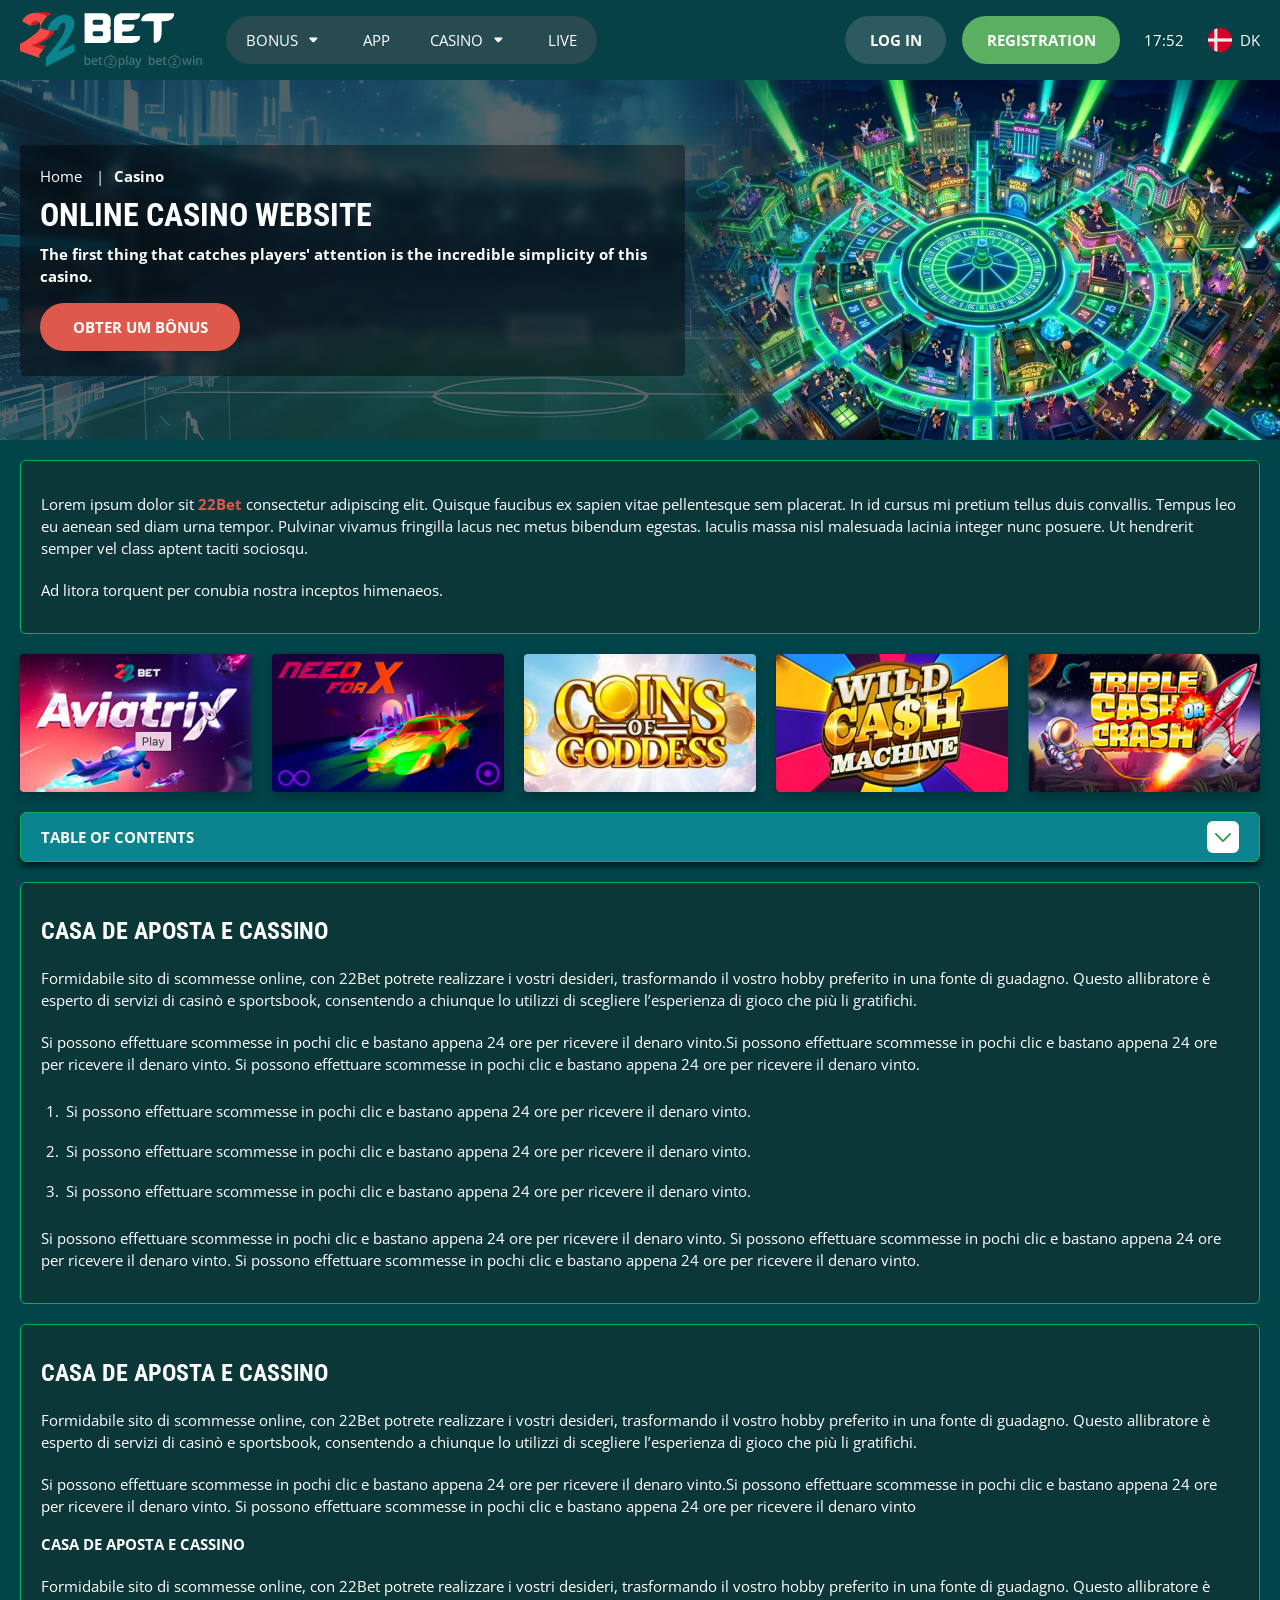
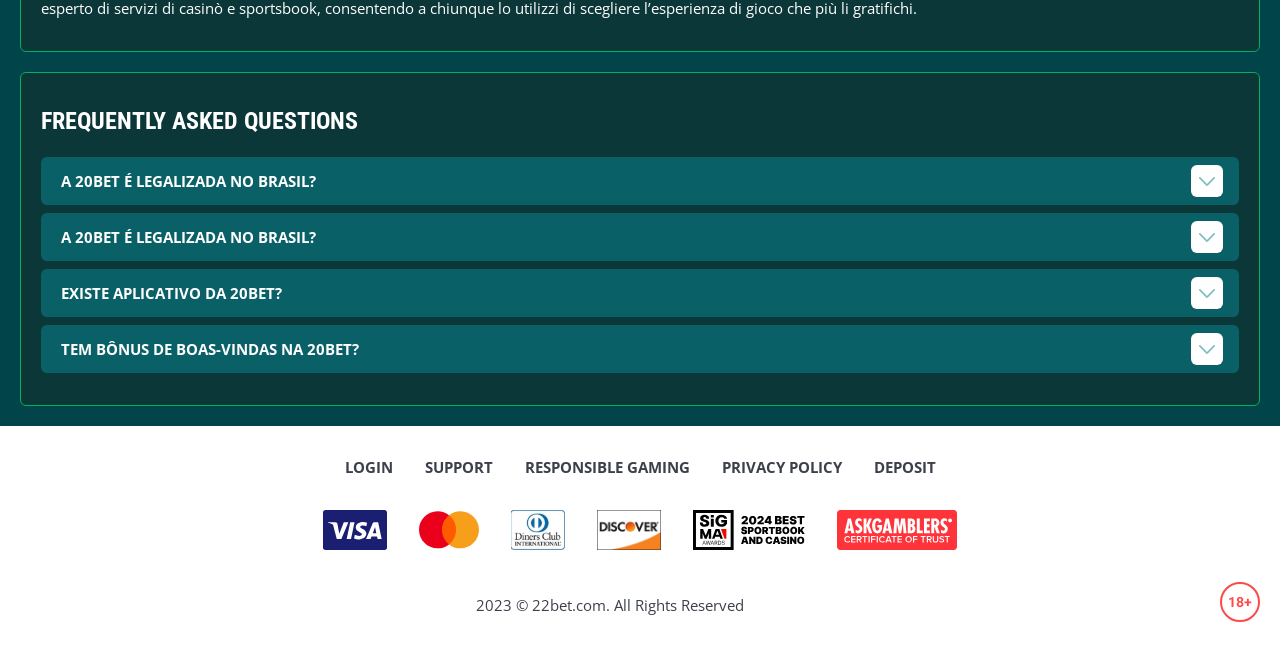
<file: casino.html>
<!DOCTYPE html>
<html lang="dk">
  <head>
    <meta charset="UTF-8" />
   
    <meta name="viewport" content="width=device-width, initial-scale=1.0" />
    <title>22Bet </title>
    <meta name="description" content />
    <meta property="og:site_name" content />
    <meta property="og:title" content />
    <meta property="og:type" content="website" />
    <meta property="og:url" content />
    <meta property="og:image" content />
    <meta property="og:image:alt" content />
    <meta property="og:locale" content="dk" />
    <meta property="og:description" content />
    <link rel="preconnect" href="https://fonts.googleapis.com" />
    <link rel="preconnect" href="https://fonts.gstatic.com" crossorigin="anonymous" />
   <link href="https://fonts.googleapis.com/css2?family=Open+Sans:ital,wght@0,300..800;1,300..800&display=swap" rel="stylesheet">
<link href="https://fonts.googleapis.com/css?family=Roboto+Condensed&display=swap" rel="stylesheet">

   <link rel="stylesheet" href="./css/reset.css" />
    <link rel="stylesheet" href="./css/main.css" />
    <link rel="stylesheet" href="./css/media.css"/>
    <link rel="icon" href="./images/Group.png" type="image/x-icon"/>
    <script
    src="https://code.jquery.com/jquery-3.6.1.min.js"
    integrity="sha256-o88AwQnZB+VDvE9tvIXrMQaPlFFSUTR+nldQm1LuPXQ="
    crossorigin="anonymous"
  ></script>
  </head>
  <body>
    <header class="header">
      <section class="content header__content">
        <a href="./index.html" class="logo header__logo"
          ><img src="./images/logo.svg" alt="logo" title
        /></a>
        <button class="header__btn-menu" >
          <svg width="16px" height="16px" viewBox="0 0 16 16" xmlns="http://www.w3.org/2000/svg">
              <rect y="0" width="16" height="3" rx="1.5"></rect>
              <rect y="6.5" width="16" height="3" rx="1.5"></rect>
              <rect y="13" width="16" height="3" rx="1.5"></rect>
            </svg>
        </button>

          <nav class="menu header__menu">
            <ul class="header__menu-list">
                
              <li class="">
              <div class="header__menu-wrapper">
                <div class="js-button-expander js-button-expander--menu" >
                <a href="./bonus.html" >
                <span>Bonus</span>
              </a>
              </div>
              <div class="header__menu-wrap js-expand-content js-expand-content--menu">
                <ul >
                  <li>
                    <a href="./freeSpins.html">
                    <span>Free Spins</span>
                  </a></li>
                  <li><a href="./promoCode.html">
                    <span>Promo Code</span>
                  </a>
                </li>
                  <li><a href="./welcomeBonus.html">
                    <span>Welcome Bonus</span>
                  </a>
                </li>
                <li><a href="./vip.html">
                    <span>VIP</span>
                  </a>
                </li>
                </ul>
              </div>
              </div>
               <a href="./bonus.html" class="header__menu-item">
                <span>Bonus</span>
              </a>
            </li>
              <li>
                <a href="./app.html">
                 App
                </a>
              </li>
              
              <li class="">
              <div class="header__menu-wrapper">
                <div class="js-button-expander js-button-expander--menu" >
                <a href="./casino.html" >
                <span> Casino</span>
              </a>
              </div>
              <div class="header__menu-wrap js-expand-content js-expand-content--menu">
                <ul >
                  <li>
                    <a href="./slots.html">
                    <span>Slots</span>
                  </a></li>
                 
                </ul>
              </div>
              </div>
               <a href="./bonus.html" class="header__menu-item">
                <span>Casino</span>
              </a>
            </li>
               <li>
                <a href="./live.html">
               Live
                </a>
              </li>
              <li>
                    <a href="./freeSpins.html">
                    <span>Free Spins</span>
                  </a></li>
                  <li><a href="./promoCode.html">
                    <span>Promo Code</span>
                  </a>
                </li>
                  <li><a href="./welcomeBonus.html">
                    <span>Welcome Bonus</span>
                  </a>
                </li>
                <li><a href="./vip.html">
                    <span>VIP</span>
                  </a>
                </li>
             <li>
                    <a href="./slots.html">
                    <span>Slots</span>
                  </a></li>
             
             
            </ul>
            <div class="header__button header__button-menu " >
              <a href="#" class="button  button__login-menu">log in</a>
              <a href="#" class="button button__menu">registration</a>
            </div>
           
          </nav>
            <a href="#" class="button button__login">log in</a>
            <a href="#" class="button button__singup">registration</a>
            <div id="clock" class="header__time">00:00</div>
            <a href="#" class="header__flag">
                <span><img src="./images/flag.png" alt="flag" title /></span>
                <span>dk</span>
              </a>
      </section>
    </header>
     <main class="main home main-page">
        <section class=" hero hero__page">
           
            <div class="background ">
              <img src="./images/casino/bg-casino.webp" alt="hero" title />
              
            </div>
            <div class="hero__wrapper hero__wrapper-page">
              <div class="hero__data hero__data-bonus">
                <ul
                class="breadcrumbs "
                
              >
                <li
                  
                >
                  <a href="/" >
                    <span >Home</span></a
                  >
                 
                </li>
                <li
                  
                >
                  <a href="#" > <span >Casino</span></a>
                 
                </li>
              </ul>
                <h1 class="title general hero__title">
                  Online Casino Website
                </h1>
                 <p class="hero__text">The first thing that catches players' attention is the incredible simplicity of this casino.</p>
               
                <a href="#" class="button  hero__button ">Obter um Bônus</a>
               
              </div>
             
            </div>
          </section>
      <section class="main__wrap main__wrap-page">
       
       <section class="content__wrapper content__wrapper-page">

         
        
       
          <section class="content article">
            <p>
             Lorem ipsum dolor sit <a href="#">22Bet</a> consectetur adipiscing elit. Quisque faucibus ex sapien vitae pellentesque sem placerat. In id cursus mi pretium tellus duis convallis. Tempus leo eu aenean sed diam urna tempor. Pulvinar vivamus fringilla lacus nec metus bibendum egestas. Iaculis massa nisl malesuada lacinia integer nunc posuere. Ut hendrerit semper vel class aptent taciti sociosqu.
            </p>
            <p>
             Ad litora torquent per conubia nostra inceptos himenaeos.
            </p>
          </section>
               <section class="content casino">
           
              <ul class="casino__list">
                <li class="casino__item">
                    <a href="#">
                      <div class="casino__wrapper">
                      <img class="casino__img" src="./images/casino/card-casino1.webp" alt="" title>
                    <div class="casino__hover casino__hover-live">
                        
                        <div class="casino-box">
                            
                        <span href="#" class="button  casino__buttons">Play now</span>
                        </div>
                    </div>
                    </div>
                    </a>
                    
                </li>
                <li class="casino__item">
                  <a href="#">
                      <div class="casino__wrapper">
                      <img class="casino__img" src="./images/casino/card-casino2.webp" alt="" title>
                    <div class="casino__hover casino__hover-live">
                        
                        <div class="casino-box">
                            
                        <span href="#" class="button  casino__buttons">Play now</span>
                        </div>
                    </div>
                    </div>
                    </a>
                    
              </li>
              <li class="casino__item">
                 <a href="#">
                      <div class="casino__wrapper">
                      <img class="casino__img" src="./images/casino/card-casino3.webp" alt="" title>
                    <div class="casino__hover casino__hover-live">
                        
                        <div class="casino-box">
                            
                        <span href="#" class="button  casino__buttons">Play now</span>
                        </div>
                    </div>
                    </div>
                    </a>
                    
               
            </li>
             <li class="casino__item">
                <a href="#">
                      <div class="casino__wrapper">
                      <img class="casino__img" src="./images/casino/card-casino4.webp" alt="" title>
                    <div class="casino__hover casino__hover-live">
                        
                        <div class="casino-box">
                            
                        <span href="#" class="button  casino__buttons">Play now</span>
                        </div>
                    </div>
                    </div>
                    </a>
                    
               
            </li>
             <li class="casino__item">
                <a href="#">
                      <div class="casino__wrapper">
                      <img class="casino__img" src="./images/casino/card-casino5.webp" alt="" title>
                    <div class="casino__hover casino__hover-live">
                        
                        <div class="casino-box">
                            
                        <span href="#" class="button  casino__buttons">Play now</span>
                        </div>
                    </div>
                    </div>
                    </a>
                    
               
            </li>
            
           
    
      

              </ul>
         </section>
             
        
        
              <section class="content menu-review__content">
              

            
                <div class="menu__review-desk menu__review-content">Table of Contents</div>
                <ul class="menu__review menu__review-list">
                  <li><a href="#">Casa de Aposta e Cassino</a></li>
                    <li><a href="#">Casa de Aposta e Cassino</a></li>
                      <li><a href="#">Casa de Aposta e Cassino</a></li>
                        <li><a href="#">Casa de Aposta e Cassino</a></li>
                          <li><a href="#">Frequently Asked Questions</a></li>
                 
                </ul>
             
          
          </section>
          
        
          <section class="content article">
            <h2 class="title high article__title">Casa de Aposta e Cassino</h2>
             
            <p>
             Formidabile sito di scommesse online, con 22Bet potrete realizzare i vostri desideri, trasformando il vostro hobby preferito in una fonte di guadagno. Questo allibratore è esperto di servizi di casinò e sportsbook, consentendo a chiunque lo utilizzi di scegliere l’esperienza di gioco che più li gratifichi.
            </p>
            <p>
             Si possono effettuare scommesse in pochi clic e bastano appena 24 ore per ricevere il denaro vinto.Si possono effettuare scommesse in pochi clic e bastano appena 24 ore per ricevere il denaro vinto. Si possono effettuare scommesse in pochi clic e bastano appena 24 ore per ricevere il denaro vinto.
            </p>
           <ol>
              <li>Si possono effettuare scommesse in pochi clic e bastano appena 24 ore per ricevere il denaro vinto.</li>
              <li>Si possono effettuare scommesse in pochi clic e bastano appena 24 ore per ricevere il denaro vinto.</li>
              <li>Si possono effettuare scommesse in pochi clic e bastano appena 24 ore per ricevere il denaro vinto.</li>
            </ol>
            <p>Si possono effettuare scommesse in pochi clic e bastano appena 24 ore per ricevere il denaro vinto. Si possono effettuare scommesse in pochi clic e bastano appena 24 ore per ricevere il denaro vinto. Si possono effettuare scommesse in pochi clic e bastano appena 24 ore per ricevere il denaro vinto.</p>
          </section>
         
         
           <section class="content article">
            <h2 class="title high article__title">Casa de Aposta e Cassino</h2>
            <p>Formidabile sito di scommesse online, con 22Bet potrete realizzare i vostri desideri, trasformando il vostro hobby preferito in una fonte di guadagno. Questo allibratore è esperto di servizi di casinò e sportsbook, consentendo a chiunque lo utilizzi di scegliere l’esperienza di gioco che più li gratifichi.</p>
            <p>Si possono effettuare scommesse in pochi clic e bastano appena 24 ore per ricevere il denaro vinto.Si possono effettuare scommesse in pochi clic e bastano appena 24 ore per ricevere il denaro vinto. Si possono effettuare scommesse in pochi clic e bastano appena 24 ore per ricevere il denaro vinto</p>
            <h3>Casa de Aposta e Cassino</h3>
            <p>Formidabile sito di scommesse online, con 22Bet potrete realizzare i vostri desideri, trasformando il vostro hobby preferito in una fonte di guadagno. Questo allibratore è esperto di servizi di casinò e sportsbook, consentendo a chiunque lo utilizzi di scegliere l’esperienza di gioco che più li gratifichi.</p>
           </section>

          <section class="content faq">
            <h2 class="title high faq__title">Frequently Asked Questions</h2>
            <ul class="faq__list " >
              <li class="faq__item"  >
                <h3 class="title medium faq__subtitle js-button-expander js-button-expander--faq"  >A 20Bet é legalizada no Brasil?
                 </h3>
                <div  class="faq__answer js-expand-content js-expand-content--faq" >
                  <p  >
                    Sim, a casa de apostas tem licença emitida por Curaçao, que é reconhecida no Brasil e a permite atuar por aqui.
                  </p>
                </div>
              </li>
              <li class="faq__item"  >
                <h3 class="title medium faq__subtitle js-button-expander js-button-expander--faq"  >A 20Bet é legalizada no Brasil?</h3>
                <div class="faq__answer js-expand-content js-expand-content--faq" >
                  <p  >
                    Sim, a casa de apostas tem licença emitida por Curaçao, que é reconhecida no Brasil e a permite atuar por aqui.
                  </p>
                </div>
              </li> 
              <li class="faq__item"  >
                <h3 class="title medium faq__subtitle js-button-expander js-button-expander--faq"  >Existe aplicativo da 20Bet?</h3>
                <div class="faq__answer js-expand-content js-expand-content--faq" >
                  <p  >
                   Sim, disponível para sistemas operacionais iOS e Android.
                  </p>
                </div>
              </li> 
              <li class="faq__item"  >
                <h3 class="title medium faq__subtitle js-button-expander js-button-expander--faq"  >Tem bônus de boas-vindas na 20Bet?</h3>
                <div class="faq__answer js-expand-content js-expand-content--faq" >
                  <p  >
                   O pacote especial para novos usuários da 20Bet paga 100% sobre o primeiro depósito, com limite de 600 BRL.
                  </p>
                </div>
              </li> 
             
            </ul>
          </section>
          
        </section> 
      
        <div class=""  onclick="scrollToTop()">
          <button class="main__arrow" id="scrollToTopBtn"></button>
        </div> 
        
      </section>
    </main> 
       <footer class=" footer ">
      <section class="content footer__content">
        <ul class="footer__menu">
         <li><a href="./login.html">Login</a></li>
         <li><a href="./support.html">Support</a></li>
         <li><a href="./responsible.html">Responsible Gaming</a></li>
         <li><a href="./policy.html">Privacy Policy</a></li>
         <li><a href="./deposit.html">Deposit</a></li>
        </ul>
       
          <ul class="footer__cards-list">
           
            <li>
              <a href="#"
                ><img src="./images/visa.svg" alt="cardvisa" title
              /></a>
            </li>
            <li>
              <a href="#"
                ><img
                  src="./images/mastercard.svg"
                  alt="mastercard"
                  title
              /></a>
            </li>
            <li>
                <a href="#"
                  ><img src="./images/diners.svg" alt="diners" title
                /></a>
              </li>
              <li>
                <a href="#"
                  ><img src="./images/discover.svg" alt="discover" title
                /></a>
              </li>
              <li>
                <a href="#"
                  ><img src="./images/sigma.svg" alt="sigma" title
                /></a>
              </li>
              <li>
                <a href="#"
                  ><img src="./images/ask.svg" alt="ask" title
                /></a>
              </li>
            
          </ul>
       
        <div class="footer__wrapp">
          <div class="footer__text">
           
            <p>2023 &copy; 22bet.com. All Rights Reserved
</p>
           
          </div>
          <div class="footer__age">
            <img src="./images/age.svg" alt="age" title />
          </div>
        </div>
      
      </section>
    </footer>
    <script src="./js/arrowUp.js" defer></script>
    <script src="./js/sidebar.js" defer></script>
    <script src="./js/expander.js" defer></script>
    <script src="./js/mobile-menu.js" defer></script>
    <script src="./js/clock.js" defer></script>
  </body>
</html>
</file>
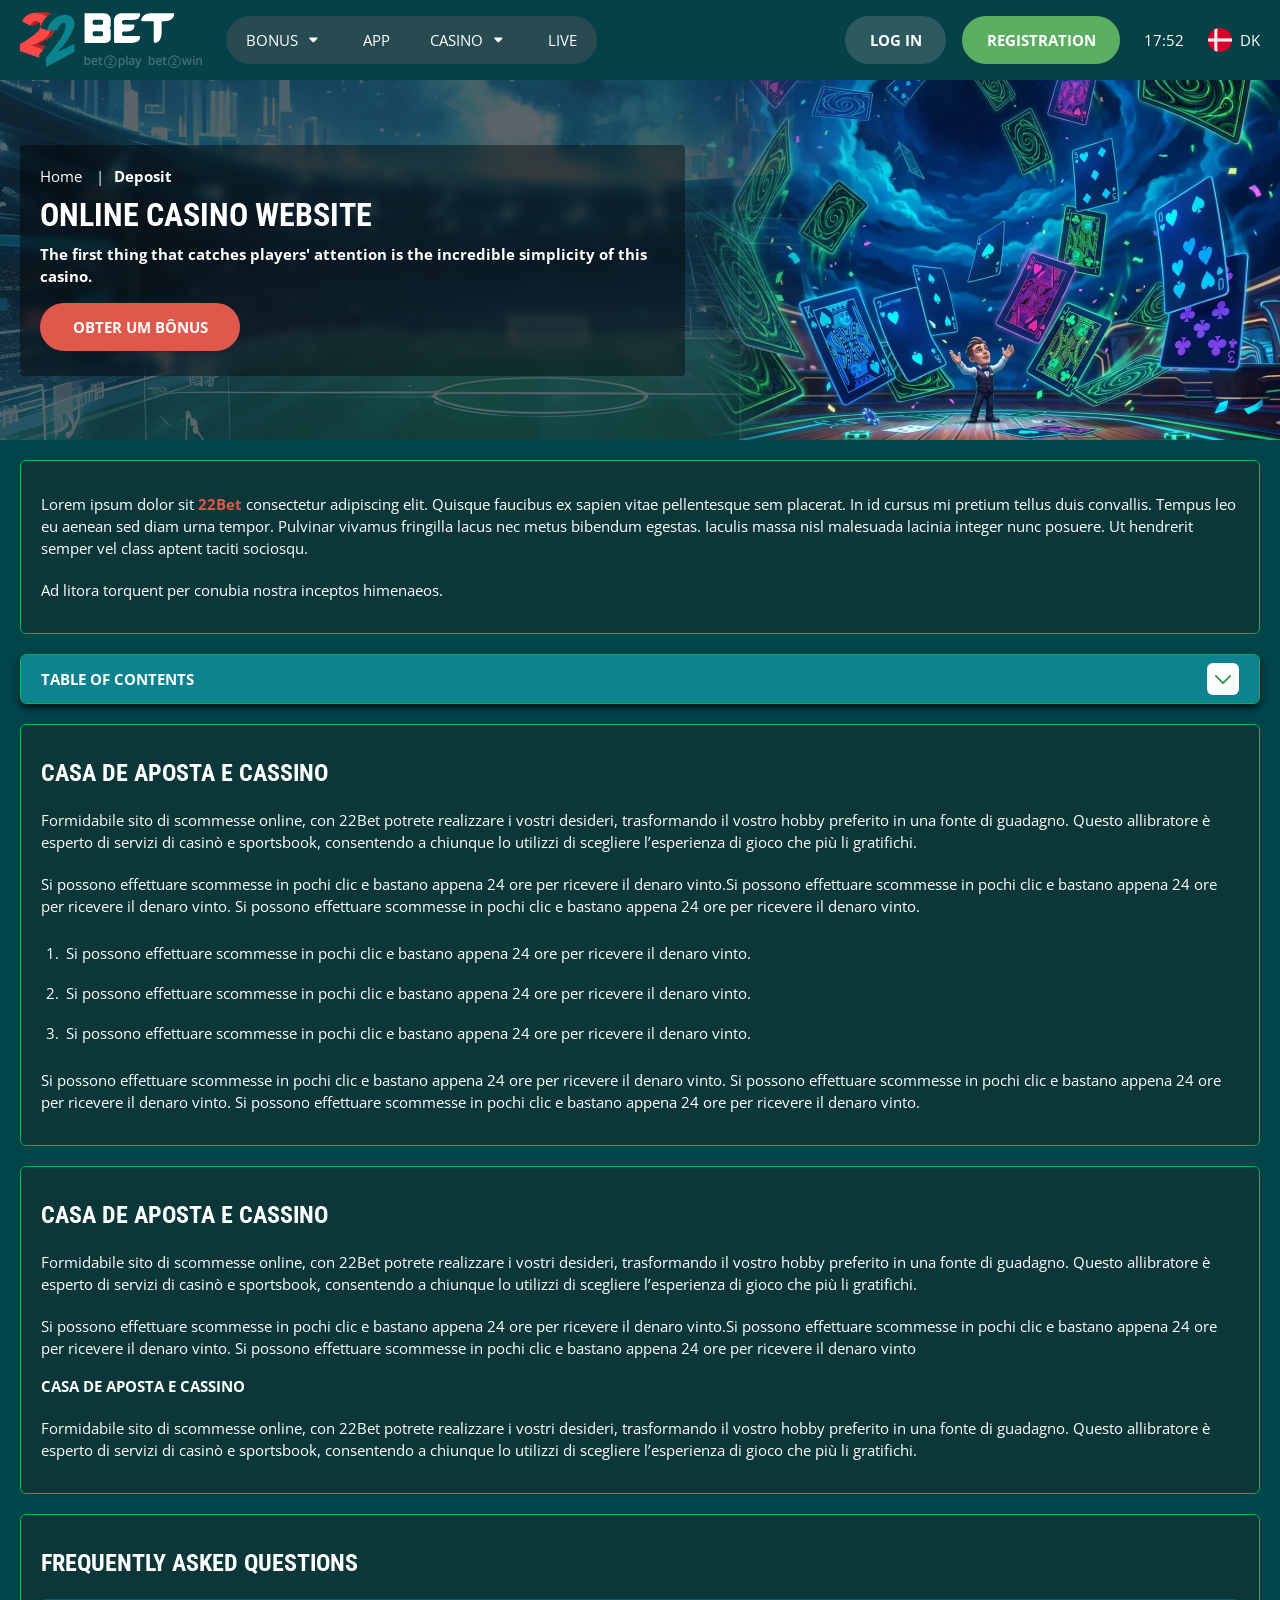
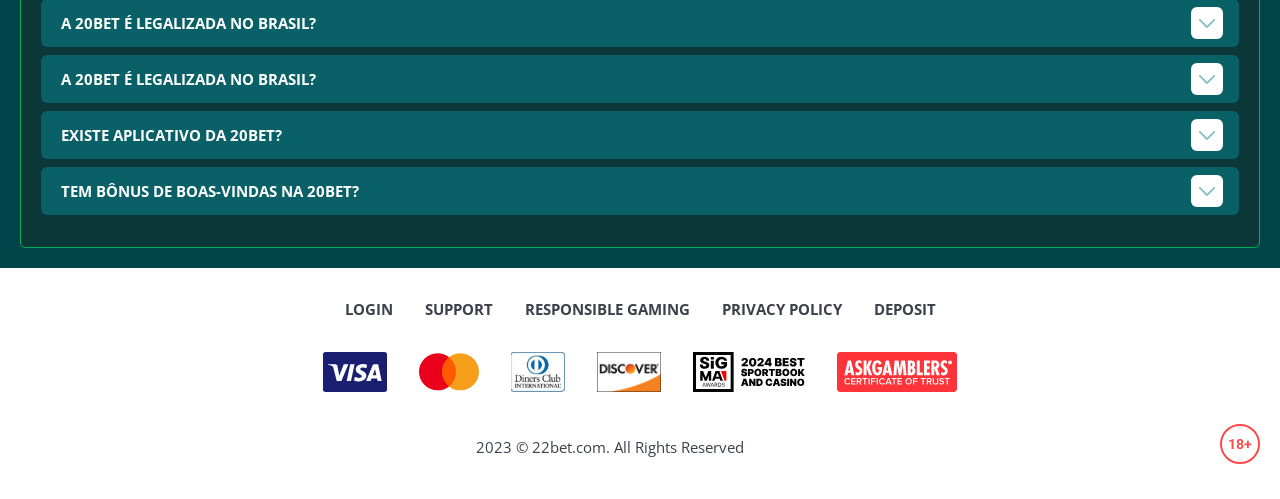
<file: deposit.html>
<!DOCTYPE html>
<html lang="dk">
  <head>
    <meta charset="UTF-8" />
   
    <meta name="viewport" content="width=device-width, initial-scale=1.0" />
    <title>22Bet </title>
    <meta name="description" content />
    <meta property="og:site_name" content />
    <meta property="og:title" content />
    <meta property="og:type" content="website" />
    <meta property="og:url" content />
    <meta property="og:image" content />
    <meta property="og:image:alt" content />
    <meta property="og:locale" content="dk" />
    <meta property="og:description" content />
    <link rel="preconnect" href="https://fonts.googleapis.com" />
    <link rel="preconnect" href="https://fonts.gstatic.com" crossorigin="anonymous" />
   <link href="https://fonts.googleapis.com/css2?family=Open+Sans:ital,wght@0,300..800;1,300..800&display=swap" rel="stylesheet">
<link href="https://fonts.googleapis.com/css?family=Roboto+Condensed&display=swap" rel="stylesheet">

   <link rel="stylesheet" href="./css/reset.css" />
    <link rel="stylesheet" href="./css/main.css" />
    <link rel="stylesheet" href="./css/media.css"/>
    <link rel="icon" href="./images/Group.png" type="image/x-icon"/>
    <script
    src="https://code.jquery.com/jquery-3.6.1.min.js"
    integrity="sha256-o88AwQnZB+VDvE9tvIXrMQaPlFFSUTR+nldQm1LuPXQ="
    crossorigin="anonymous"
  ></script>
  </head>
  <body>
    <header class="header">
      <section class="content header__content">
        <a href="./index.html" class="logo header__logo"
          ><img src="./images/logo.svg" alt="logo" title
        /></a>
        <button class="header__btn-menu" >
          <svg width="16px" height="16px" viewBox="0 0 16 16" xmlns="http://www.w3.org/2000/svg">
              <rect y="0" width="16" height="3" rx="1.5"></rect>
              <rect y="6.5" width="16" height="3" rx="1.5"></rect>
              <rect y="13" width="16" height="3" rx="1.5"></rect>
            </svg>
        </button>

          <nav class="menu header__menu">
            <ul class="header__menu-list">
                
              <li class="">
              <div class="header__menu-wrapper">
                <div class="js-button-expander js-button-expander--menu" >
                <a href="./bonus.html" >
                <span>Bonus</span>
              </a>
              </div>
              <div class="header__menu-wrap js-expand-content js-expand-content--menu">
                <ul >
                  <li>
                    <a href="./freeSpins.html">
                    <span>Free Spins</span>
                  </a></li>
                  <li><a href="./promoCode.html">
                    <span>Promo Code</span>
                  </a>
                </li>
                  <li><a href="./welcomeBonus.html">
                    <span>Welcome Bonus</span>
                  </a>
                </li>
                <li><a href="./vip.html">
                    <span>VIP</span>
                  </a>
                </li>
                </ul>
              </div>
              </div>
               <a href="./bonus.html" class="header__menu-item">
                <span>Bonus</span>
              </a>
            </li>
              <li>
                <a href="./app.html">
                 App
                </a>
              </li>
              
              <li class="">
              <div class="header__menu-wrapper">
                <div class="js-button-expander js-button-expander--menu" >
                <a href="./casino.html" >
                <span> Casino</span>
              </a>
              </div>
              <div class="header__menu-wrap js-expand-content js-expand-content--menu">
                <ul >
                  <li>
                    <a href="./slots.html">
                    <span>Slots</span>
                  </a></li>
                 
                </ul>
              </div>
              </div>
               <a href="./casino.html" class="header__menu-item">
                <span>Casino</span>
              </a>
            </li>
               <li>
                <a href="./live.html">
               Live
                </a>
              </li>
              <li>
                    <a href="./freeSpins.html">
                    <span>Free Spins</span>
                  </a></li>
                  <li><a href="./promoCode.html">
                    <span>Promo Code</span>
                  </a>
                </li>
                  <li><a href="./welcomeBonus.html">
                    <span>Welcome Bonus</span>
                  </a>
                </li>
                <li><a href="./vip.html">
                    <span>VIP</span>
                  </a>
                </li>
             <li>
                    <a href="./slots.html">
                    <span>Slots</span>
                  </a></li>
             
             
            </ul>
            <div class="header__button header__button-menu " >
              <a href="#" class="button  button__login-menu">log in</a>
              <a href="#" class="button button__menu">registration</a>
            </div>
           
          </nav>
            <a href="#" class="button button__login">log in</a>
            <a href="#" class="button button__singup">registration</a>
            <div id="clock" class="header__time">00:00</div>
            <a href="#" class="header__flag">
                <span><img src="./images/flag.png" alt="flag" title /></span>
                <span>dk</span>
              </a>
      </section>
    </header>
     <main class="main home main-page">
        <section class=" hero hero__page">
           
            <div class="background background-page">
              <img src="./images/layout-images/bg-deposit.webp" alt="hero" title />
              
            </div>
            <div class="hero__wrapper hero__wrapper-page">
              <div class="hero__data hero__data-bonus">
                <ul
                class="breadcrumbs "
                
              >
                <li
                  
                >
                  <a href="/" >
                    <span >Home</span></a
                  >
                 
                </li>
                <li
                  
                >
                  <a href="#" > <span >Deposit</span></a>
                 
                </li>
              </ul>
                <h1 class="title general hero__title">
                  Online Casino Website
                </h1>
                 <p class="hero__text">The first thing that catches players' attention is the incredible simplicity of this casino.</p>
               
                <a href="#" class="button  hero__button ">Obter um Bônus</a>
               
              </div>
             
            </div>
          </section>
      <section class="main__wrap main__wrap-page">
       
       <section class="content__wrapper content__wrapper-page">

         
        
       
          <section class="content article">
            <p>
             Lorem ipsum dolor sit <a href="#">22Bet</a> consectetur adipiscing elit. Quisque faucibus ex sapien vitae pellentesque sem placerat. In id cursus mi pretium tellus duis convallis. Tempus leo eu aenean sed diam urna tempor. Pulvinar vivamus fringilla lacus nec metus bibendum egestas. Iaculis massa nisl malesuada lacinia integer nunc posuere. Ut hendrerit semper vel class aptent taciti sociosqu.
            </p>
            <p>
             Ad litora torquent per conubia nostra inceptos himenaeos.
            </p>
          </section>
         
              <section class="content menu-review__content">
              

            
                <div class="menu__review-desk menu__review-content">Table of Contents</div>
                <ul class="menu__review menu__review-list">
                  <li><a href="#">Casa de Aposta e Cassino</a></li>
                    <li><a href="#">Casa de Aposta e Cassino</a></li>
                      <li><a href="#">Casa de Aposta e Cassino</a></li>
                        <li><a href="#">Casa de Aposta e Cassino</a></li>
                          <li><a href="#">Frequently Asked Questions</a></li>
                 
                </ul>
             
          
          </section>
          
        
          <section class="content article">
            <h2 class="title high article__title">Casa de Aposta e Cassino</h2>
             
            <p>
             Formidabile sito di scommesse online, con 22Bet potrete realizzare i vostri desideri, trasformando il vostro hobby preferito in una fonte di guadagno. Questo allibratore è esperto di servizi di casinò e sportsbook, consentendo a chiunque lo utilizzi di scegliere l’esperienza di gioco che più li gratifichi.
            </p>
            <p>
             Si possono effettuare scommesse in pochi clic e bastano appena 24 ore per ricevere il denaro vinto.Si possono effettuare scommesse in pochi clic e bastano appena 24 ore per ricevere il denaro vinto. Si possono effettuare scommesse in pochi clic e bastano appena 24 ore per ricevere il denaro vinto.
            </p>
           <ol>
              <li>Si possono effettuare scommesse in pochi clic e bastano appena 24 ore per ricevere il denaro vinto.</li>
              <li>Si possono effettuare scommesse in pochi clic e bastano appena 24 ore per ricevere il denaro vinto.</li>
              <li>Si possono effettuare scommesse in pochi clic e bastano appena 24 ore per ricevere il denaro vinto.</li>
            </ol>
            <p>Si possono effettuare scommesse in pochi clic e bastano appena 24 ore per ricevere il denaro vinto. Si possono effettuare scommesse in pochi clic e bastano appena 24 ore per ricevere il denaro vinto. Si possono effettuare scommesse in pochi clic e bastano appena 24 ore per ricevere il denaro vinto.</p>
          </section>
         
         
           <section class="content article">
            <h2 class="title high article__title">Casa de Aposta e Cassino</h2>
            <p>Formidabile sito di scommesse online, con 22Bet potrete realizzare i vostri desideri, trasformando il vostro hobby preferito in una fonte di guadagno. Questo allibratore è esperto di servizi di casinò e sportsbook, consentendo a chiunque lo utilizzi di scegliere l’esperienza di gioco che più li gratifichi.</p>
            <p>Si possono effettuare scommesse in pochi clic e bastano appena 24 ore per ricevere il denaro vinto.Si possono effettuare scommesse in pochi clic e bastano appena 24 ore per ricevere il denaro vinto. Si possono effettuare scommesse in pochi clic e bastano appena 24 ore per ricevere il denaro vinto</p>
            <h3>Casa de Aposta e Cassino</h3>
            <p>Formidabile sito di scommesse online, con 22Bet potrete realizzare i vostri desideri, trasformando il vostro hobby preferito in una fonte di guadagno. Questo allibratore è esperto di servizi di casinò e sportsbook, consentendo a chiunque lo utilizzi di scegliere l’esperienza di gioco che più li gratifichi.</p>
           </section>

          <section class="content faq">
            <h2 class="title high faq__title">Frequently Asked Questions</h2>
            <ul class="faq__list " >
              <li class="faq__item"  >
                <h3 class="title medium faq__subtitle js-button-expander js-button-expander--faq"  >A 20Bet é legalizada no Brasil?
                 </h3>
                <div  class="faq__answer js-expand-content js-expand-content--faq" >
                  <p  >
                    Sim, a casa de apostas tem licença emitida por Curaçao, que é reconhecida no Brasil e a permite atuar por aqui.
                  </p>
                </div>
              </li>
              <li class="faq__item"  >
                <h3 class="title medium faq__subtitle js-button-expander js-button-expander--faq"  >A 20Bet é legalizada no Brasil?</h3>
                <div class="faq__answer js-expand-content js-expand-content--faq" >
                  <p  >
                    Sim, a casa de apostas tem licença emitida por Curaçao, que é reconhecida no Brasil e a permite atuar por aqui.
                  </p>
                </div>
              </li> 
              <li class="faq__item"  >
                <h3 class="title medium faq__subtitle js-button-expander js-button-expander--faq"  >Existe aplicativo da 20Bet?</h3>
                <div class="faq__answer js-expand-content js-expand-content--faq" >
                  <p  >
                   Sim, disponível para sistemas operacionais iOS e Android.
                  </p>
                </div>
              </li> 
              <li class="faq__item"  >
                <h3 class="title medium faq__subtitle js-button-expander js-button-expander--faq"  >Tem bônus de boas-vindas na 20Bet?</h3>
                <div class="faq__answer js-expand-content js-expand-content--faq" >
                  <p  >
                   O pacote especial para novos usuários da 20Bet paga 100% sobre o primeiro depósito, com limite de 600 BRL.
                  </p>
                </div>
              </li> 
             
            </ul>
          </section>
          
        </section> 
      
        <div class=""  onclick="scrollToTop()">
          <button class="main__arrow" id="scrollToTopBtn"></button>
        </div> 
        
      </section>
    </main> 
   <footer class=" footer ">
      <section class="content footer__content">
        <ul class="footer__menu">
         <li><a href="./login.html">Login</a></li>
         <li><a href="./support.html">Support</a></li>
         <li><a href="./responsible.html">Responsible Gaming</a></li>
         <li><a href="./policy.html">Privacy Policy</a></li>
         <li><a href="./deposit.html">Deposit</a></li>
        </ul>
       
          <ul class="footer__cards-list">
           
            <li>
              <a href="#"
                ><img src="./images/visa.svg" alt="cardvisa" title
              /></a>
            </li>
            <li>
              <a href="#"
                ><img
                  src="./images/mastercard.svg"
                  alt="mastercard"
                  title
              /></a>
            </li>
            <li>
                <a href="#"
                  ><img src="./images/diners.svg" alt="diners" title
                /></a>
              </li>
              <li>
                <a href="#"
                  ><img src="./images/discover.svg" alt="discover" title
                /></a>
              </li>
              <li>
                <a href="#"
                  ><img src="./images/sigma.svg" alt="sigma" title
                /></a>
              </li>
              <li>
                <a href="#"
                  ><img src="./images/ask.svg" alt="ask" title
                /></a>
              </li>
            
          </ul>
       
        <div class="footer__wrapp">
          <div class="footer__text">
           
            <p>2023 &copy; 22bet.com. All Rights Reserved
</p>
           
          </div>
          <div class="footer__age">
            <img src="./images/age.svg" alt="age" title />
          </div>
        </div>
      
      </section>
    </footer>
    <script src="./js/arrowUp.js" defer></script>
    <script src="./js/sidebar.js" defer></script>
    <script src="./js/expander.js" defer></script>
    <script src="./js/mobile-menu.js" defer></script>
    <script src="./js/clock.js" defer></script>
  </body>
</html>
</file>
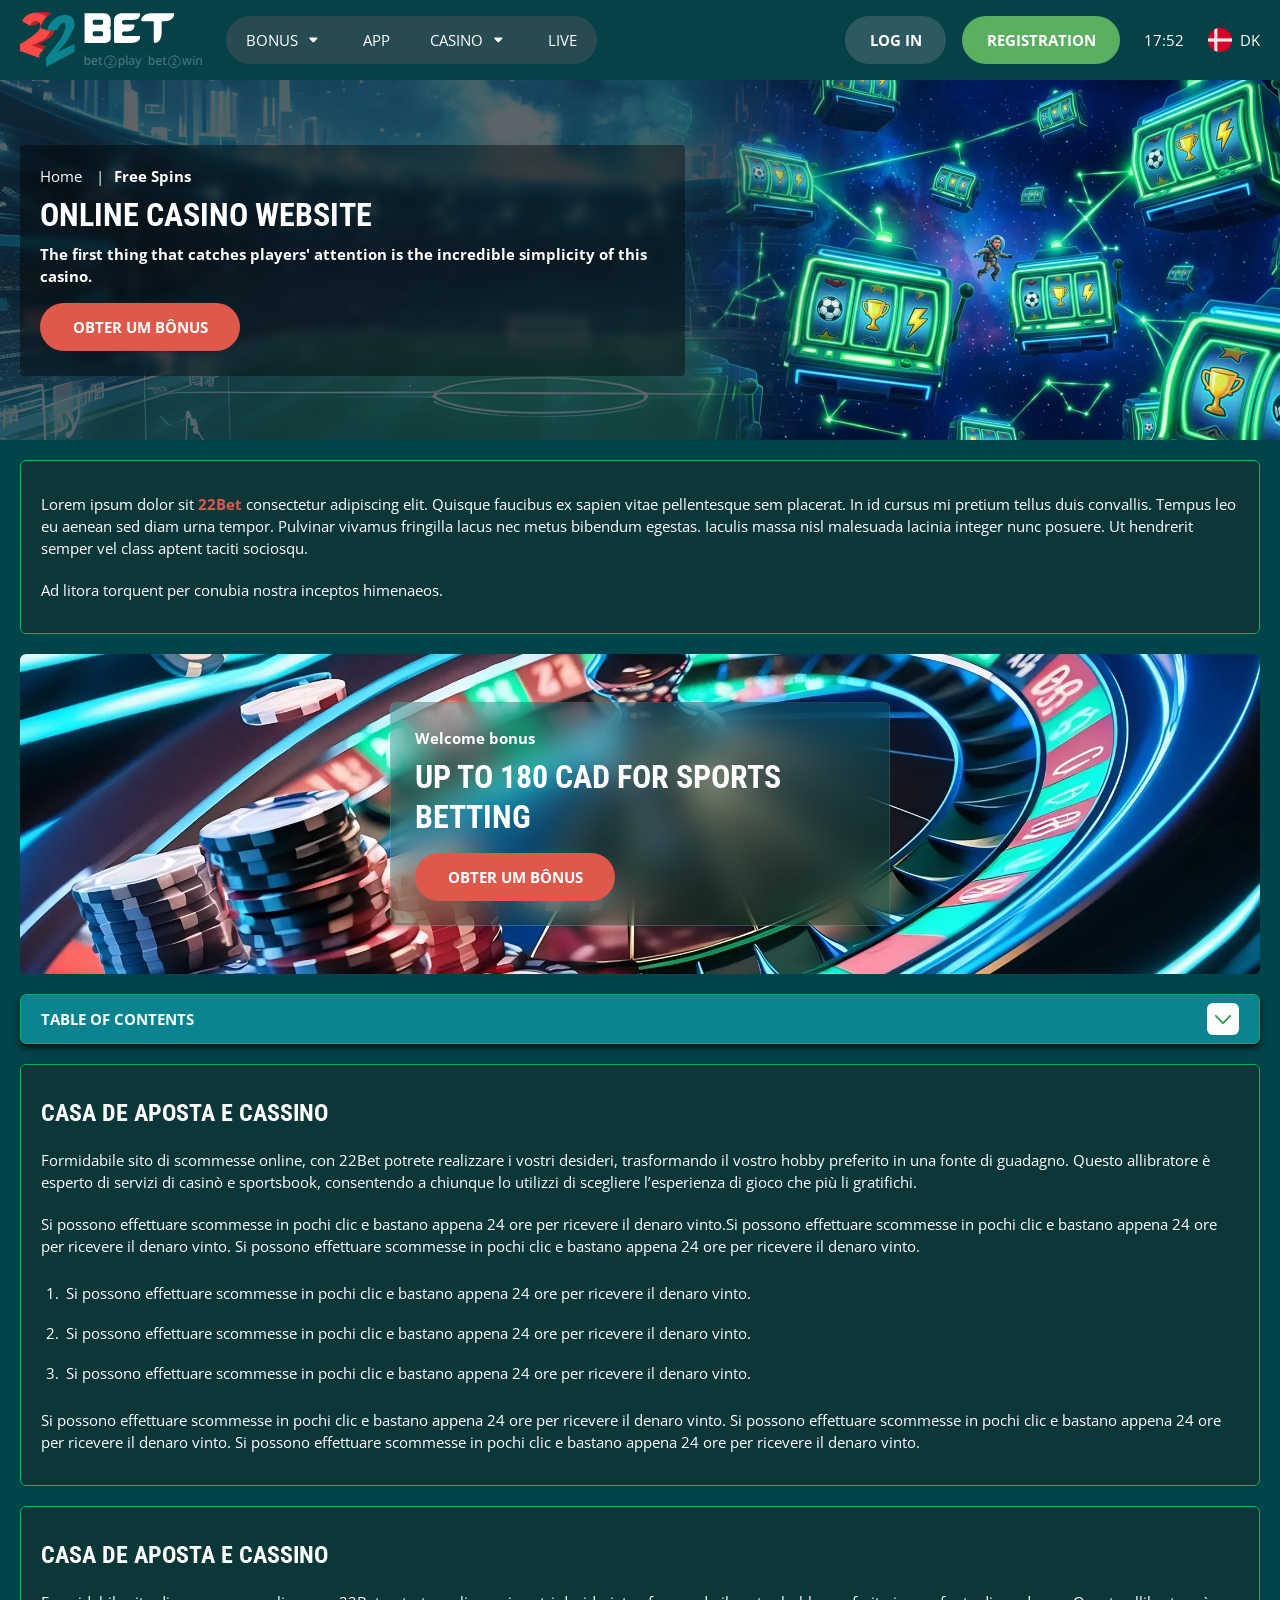
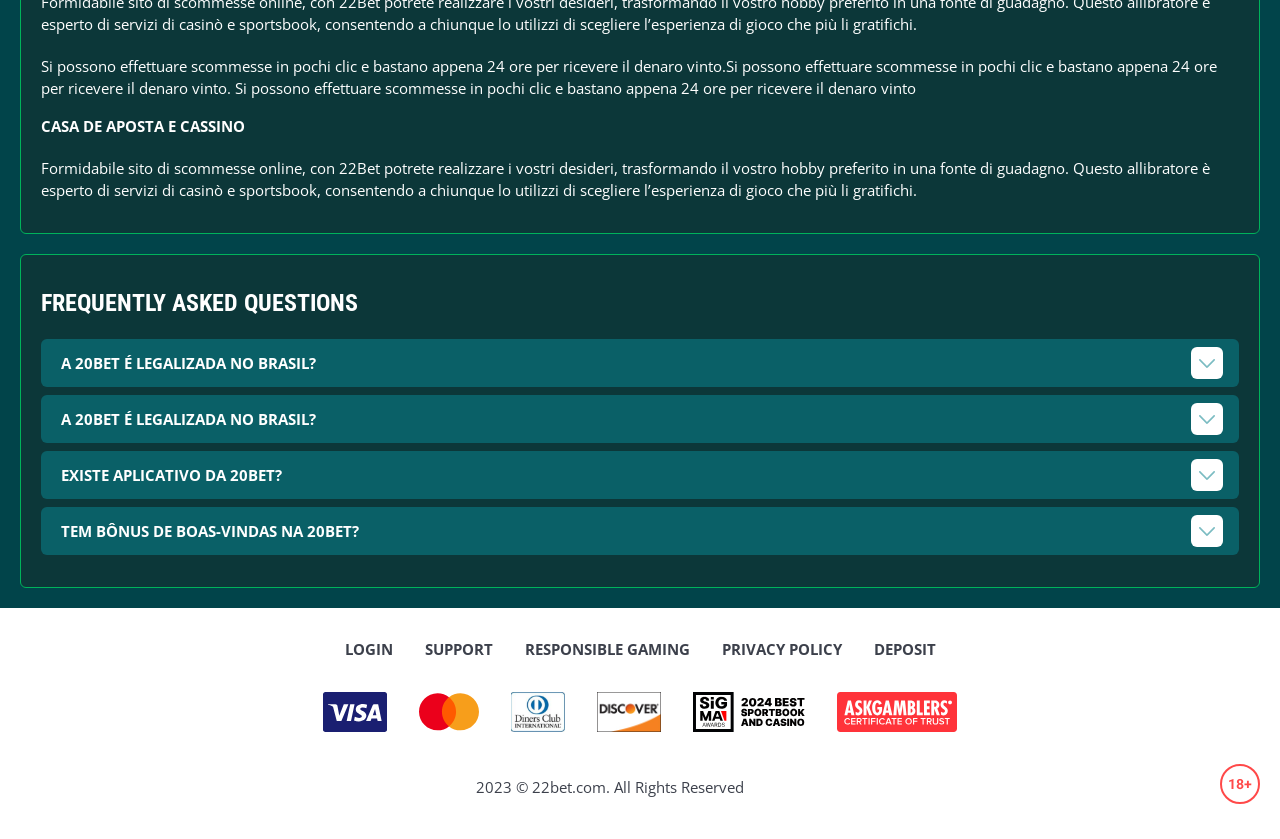
<file: freeSpins.html>
<!DOCTYPE html>
<html lang="dk">
  <head>
    <meta charset="UTF-8" />
   
    <meta name="viewport" content="width=device-width, initial-scale=1.0" />
    <title>22Bet </title>
    <meta name="description" content />
    <meta property="og:site_name" content />
    <meta property="og:title" content />
    <meta property="og:type" content="website" />
    <meta property="og:url" content />
    <meta property="og:image" content />
    <meta property="og:image:alt" content />
    <meta property="og:locale" content="dk" />
    <meta property="og:description" content />
    <link rel="preconnect" href="https://fonts.googleapis.com" />
    <link rel="preconnect" href="https://fonts.gstatic.com" crossorigin="anonymous" />
   <link href="https://fonts.googleapis.com/css2?family=Open+Sans:ital,wght@0,300..800;1,300..800&display=swap" rel="stylesheet">
<link href="https://fonts.googleapis.com/css?family=Roboto+Condensed&display=swap" rel="stylesheet">

   <link rel="stylesheet" href="./css/reset.css" />
    <link rel="stylesheet" href="./css/main.css" />
    <link rel="stylesheet" href="./css/media.css"/>
    <link rel="icon" href="./images/Group.png" type="image/x-icon"/>
    <script
    src="https://code.jquery.com/jquery-3.6.1.min.js"
    integrity="sha256-o88AwQnZB+VDvE9tvIXrMQaPlFFSUTR+nldQm1LuPXQ="
    crossorigin="anonymous"
  ></script>
  </head>
  <body>
    <header class="header">
      <section class="content header__content">
        <a href="./index.html" class="logo header__logo"
          ><img src="./images/logo.svg" alt="logo" title
        /></a>
        <button class="header__btn-menu" >
          <svg width="16px" height="16px" viewBox="0 0 16 16" xmlns="http://www.w3.org/2000/svg">
              <rect y="0" width="16" height="3" rx="1.5"></rect>
              <rect y="6.5" width="16" height="3" rx="1.5"></rect>
              <rect y="13" width="16" height="3" rx="1.5"></rect>
            </svg>
        </button>

          <nav class="menu header__menu">
            <ul class="header__menu-list">
                
              <li class="">
              <div class="header__menu-wrapper">
                <div class="js-button-expander js-button-expander--menu" >
                <a href="./bonus.html" >
                <span>Bonus</span>
              </a>
              </div>
              <div class="header__menu-wrap js-expand-content js-expand-content--menu">
                <ul >
                  <li>
                    <a href="./freeSpins.html">
                    <span>Free Spins</span>
                  </a></li>
                  <li><a href="./promoCode.html">
                    <span>Promo Code</span>
                  </a>
                </li>
                  <li><a href="./welcomeBonus.html">
                    <span>Welcome Bonus</span>
                  </a>
                </li>
                <li><a href="./vip.html">
                    <span>VIP</span>
                  </a>
                </li>
                </ul>
              </div>
              </div>
               <a href="./bonus.html" class="header__menu-item">
                <span>Bonus</span>
              </a>
            </li>
              <li>
                <a href="./app.html">
                 App
                </a>
              </li>
              
              <li class="">
              <div class="header__menu-wrapper">
                <div class="js-button-expander js-button-expander--menu" >
                <a href="./casino.html" >
                <span> Casino</span>
              </a>
              </div>
              <div class="header__menu-wrap js-expand-content js-expand-content--menu">
                <ul >
                  <li>
                    <a href="./slots.html">
                    <span>Slots</span>
                  </a></li>
                 
                </ul>
              </div>
              </div>
               <a href="./casino.html" class="header__menu-item">
                <span>Casino</span>
              </a>
            </li>
               <li>
                <a href="./live.html">
               Live
                </a>
              </li>
              <li>
                    <a href="./freeSpins.html">
                    <span>Free Spins</span>
                  </a></li>
                  <li><a href="./promoCode.html">
                    <span>Promo Code</span>
                  </a>
                </li>
                  <li><a href="./welcomeBonus.html">
                    <span>Welcome Bonus</span>
                  </a>
                </li>
                <li><a href="./vip.html">
                    <span>VIP</span>
                  </a>
                </li>
             <li>
                    <a href="./slots.html">
                    <span>Slots</span>
                  </a></li>
             
             
            </ul>
            <div class="header__button header__button-menu " >
              <a href="#" class="button  button__login-menu">log in</a>
              <a href="#" class="button button__menu">registration</a>
            </div>
           
          </nav>
            <a href="#" class="button button__login">log in</a>
            <a href="#" class="button button__singup">registration</a>
            <div id="clock" class="header__time">00:00</div>
            <a href="#" class="header__flag">
                <span><img src="./images/flag.png" alt="flag" title /></span>
                <span>dk</span>
              </a>
      </section>
    </header>
     <main class="main home main-page">
        <section class=" hero hero__page">
           
            <div class="background background-page">
              <img src="./images/layout-images/bg-freeSpin.webp" alt="hero" title />
              
            </div>
            <div class="hero__wrapper hero__wrapper-page">
              <div class="hero__data hero__data-bonus">
                <ul
                class="breadcrumbs "
                
              >
                <li
                  
                >
                  <a href="/" >
                    <span >Home</span></a
                  >
                 
                </li>
                <li
                  
                >
                  <a href="#" > <span >Free Spins</span></a>
                 
                </li>
              </ul>
                <h1 class="title general hero__title">
                  Online Casino Website
                </h1>
                 <p class="hero__text">The first thing that catches players' attention is the incredible simplicity of this casino.</p>
               
                <a href="#" class="button  hero__button ">Obter um Bônus</a>
               
              </div>
             
            </div>
          </section>
      <section class="main__wrap main__wrap-page">
       
       <section class="content__wrapper content__wrapper-page">

         
        
       
          <section class="content article">
            <p>
             Lorem ipsum dolor sit <a href="#">22Bet</a> consectetur adipiscing elit. Quisque faucibus ex sapien vitae pellentesque sem placerat. In id cursus mi pretium tellus duis convallis. Tempus leo eu aenean sed diam urna tempor. Pulvinar vivamus fringilla lacus nec metus bibendum egestas. Iaculis massa nisl malesuada lacinia integer nunc posuere. Ut hendrerit semper vel class aptent taciti sociosqu.
            </p>
            <p>
             Ad litora torquent per conubia nostra inceptos himenaeos.
            </p>
          </section>
         
             
             <section class="content banner banner__end">
            <div class="background banner__background">
              
              <img src="./images/layout-images/banner-freeSpin.webp" alt="banner" title />
              
            </div>
            <div class="banner__info">
              <p class="banner__subtitle">Welcome bonus</p>
              <h2 class="title high banner__title-main">
                  
               up to 180 CAD
for sports betting
              </h2>
            
              <a href="#" class="button banner__button">Obter um Bônus</a>
            </div>
          </section>
        
              <section class="content menu-review__content">
              

            
                <div class="menu__review-desk menu__review-content">Table of Contents</div>
                <ul class="menu__review menu__review-list">
                  <li><a href="#">Casa de Aposta e Cassino</a></li>
                    <li><a href="#">Casa de Aposta e Cassino</a></li>
                      <li><a href="#">Casa de Aposta e Cassino</a></li>
                        <li><a href="#">Casa de Aposta e Cassino</a></li>
                          <li><a href="#">Frequently Asked Questions</a></li>
                 
                </ul>
             
          
          </section>
          
        
          <section class="content article">
            <h2 class="title high article__title">Casa de Aposta e Cassino</h2>
             
            <p>
             Formidabile sito di scommesse online, con 22Bet potrete realizzare i vostri desideri, trasformando il vostro hobby preferito in una fonte di guadagno. Questo allibratore è esperto di servizi di casinò e sportsbook, consentendo a chiunque lo utilizzi di scegliere l’esperienza di gioco che più li gratifichi.
            </p>
            <p>
             Si possono effettuare scommesse in pochi clic e bastano appena 24 ore per ricevere il denaro vinto.Si possono effettuare scommesse in pochi clic e bastano appena 24 ore per ricevere il denaro vinto. Si possono effettuare scommesse in pochi clic e bastano appena 24 ore per ricevere il denaro vinto.
            </p>
           <ol>
              <li>Si possono effettuare scommesse in pochi clic e bastano appena 24 ore per ricevere il denaro vinto.</li>
              <li>Si possono effettuare scommesse in pochi clic e bastano appena 24 ore per ricevere il denaro vinto.</li>
              <li>Si possono effettuare scommesse in pochi clic e bastano appena 24 ore per ricevere il denaro vinto.</li>
            </ol>
            <p>Si possono effettuare scommesse in pochi clic e bastano appena 24 ore per ricevere il denaro vinto. Si possono effettuare scommesse in pochi clic e bastano appena 24 ore per ricevere il denaro vinto. Si possono effettuare scommesse in pochi clic e bastano appena 24 ore per ricevere il denaro vinto.</p>
          </section>
         
         
           <section class="content article">
            <h2 class="title high article__title">Casa de Aposta e Cassino</h2>
            <p>Formidabile sito di scommesse online, con 22Bet potrete realizzare i vostri desideri, trasformando il vostro hobby preferito in una fonte di guadagno. Questo allibratore è esperto di servizi di casinò e sportsbook, consentendo a chiunque lo utilizzi di scegliere l’esperienza di gioco che più li gratifichi.</p>
            <p>Si possono effettuare scommesse in pochi clic e bastano appena 24 ore per ricevere il denaro vinto.Si possono effettuare scommesse in pochi clic e bastano appena 24 ore per ricevere il denaro vinto. Si possono effettuare scommesse in pochi clic e bastano appena 24 ore per ricevere il denaro vinto</p>
            <h3>Casa de Aposta e Cassino</h3>
            <p>Formidabile sito di scommesse online, con 22Bet potrete realizzare i vostri desideri, trasformando il vostro hobby preferito in una fonte di guadagno. Questo allibratore è esperto di servizi di casinò e sportsbook, consentendo a chiunque lo utilizzi di scegliere l’esperienza di gioco che più li gratifichi.</p>
           </section>

          <section class="content faq">
            <h2 class="title high faq__title">Frequently Asked Questions</h2>
            <ul class="faq__list " >
              <li class="faq__item"  >
                <h3 class="title medium faq__subtitle js-button-expander js-button-expander--faq"  >A 20Bet é legalizada no Brasil?
                 </h3>
                <div  class="faq__answer js-expand-content js-expand-content--faq" >
                  <p  >
                    Sim, a casa de apostas tem licença emitida por Curaçao, que é reconhecida no Brasil e a permite atuar por aqui.
                  </p>
                </div>
              </li>
              <li class="faq__item"  >
                <h3 class="title medium faq__subtitle js-button-expander js-button-expander--faq"  >A 20Bet é legalizada no Brasil?</h3>
                <div class="faq__answer js-expand-content js-expand-content--faq" >
                  <p  >
                    Sim, a casa de apostas tem licença emitida por Curaçao, que é reconhecida no Brasil e a permite atuar por aqui.
                  </p>
                </div>
              </li> 
              <li class="faq__item"  >
                <h3 class="title medium faq__subtitle js-button-expander js-button-expander--faq"  >Existe aplicativo da 20Bet?</h3>
                <div class="faq__answer js-expand-content js-expand-content--faq" >
                  <p  >
                   Sim, disponível para sistemas operacionais iOS e Android.
                  </p>
                </div>
              </li> 
              <li class="faq__item"  >
                <h3 class="title medium faq__subtitle js-button-expander js-button-expander--faq"  >Tem bônus de boas-vindas na 20Bet?</h3>
                <div class="faq__answer js-expand-content js-expand-content--faq" >
                  <p  >
                   O pacote especial para novos usuários da 20Bet paga 100% sobre o primeiro depósito, com limite de 600 BRL.
                  </p>
                </div>
              </li> 
             
            </ul>
          </section>
          
        </section> 
      
        <div class=""  onclick="scrollToTop()">
          <button class="main__arrow" id="scrollToTopBtn"></button>
        </div> 
        
      </section>
    </main> 
    <footer class=" footer ">
      <section class="content footer__content">
        <ul class="footer__menu">
         <li><a href="./login.html">Login</a></li>
         <li><a href="./support.html">Support</a></li>
         <li><a href="./responsible.html">Responsible Gaming</a></li>
         <li><a href="./policy.html">Privacy Policy</a></li>
         <li><a href="./deposit.html">Deposit</a></li>
        </ul>
       
          <ul class="footer__cards-list">
           
            <li>
              <a href="#"
                ><img src="./images/visa.svg" alt="cardvisa" title
              /></a>
            </li>
            <li>
              <a href="#"
                ><img
                  src="./images/mastercard.svg"
                  alt="mastercard"
                  title
              /></a>
            </li>
            <li>
                <a href="#"
                  ><img src="./images/diners.svg" alt="diners" title
                /></a>
              </li>
              <li>
                <a href="#"
                  ><img src="./images/discover.svg" alt="discover" title
                /></a>
              </li>
              <li>
                <a href="#"
                  ><img src="./images/sigma.svg" alt="sigma" title
                /></a>
              </li>
              <li>
                <a href="#"
                  ><img src="./images/ask.svg" alt="ask" title
                /></a>
              </li>
            
          </ul>
       
        <div class="footer__wrapp">
          <div class="footer__text">
           
            <p>2023 &copy; 22bet.com. All Rights Reserved
</p>
           
          </div>
          <div class="footer__age">
            <img src="./images/age.svg" alt="age" title />
          </div>
        </div>
      
      </section>
    </footer>
    <script src="./js/arrowUp.js" defer></script>
    <script src="./js/sidebar.js" defer></script>
    <script src="./js/expander.js" defer></script>
    <script src="./js/mobile-menu.js" defer></script>
    <script src="./js/clock.js" defer></script>
  </body>
</html>
</file>
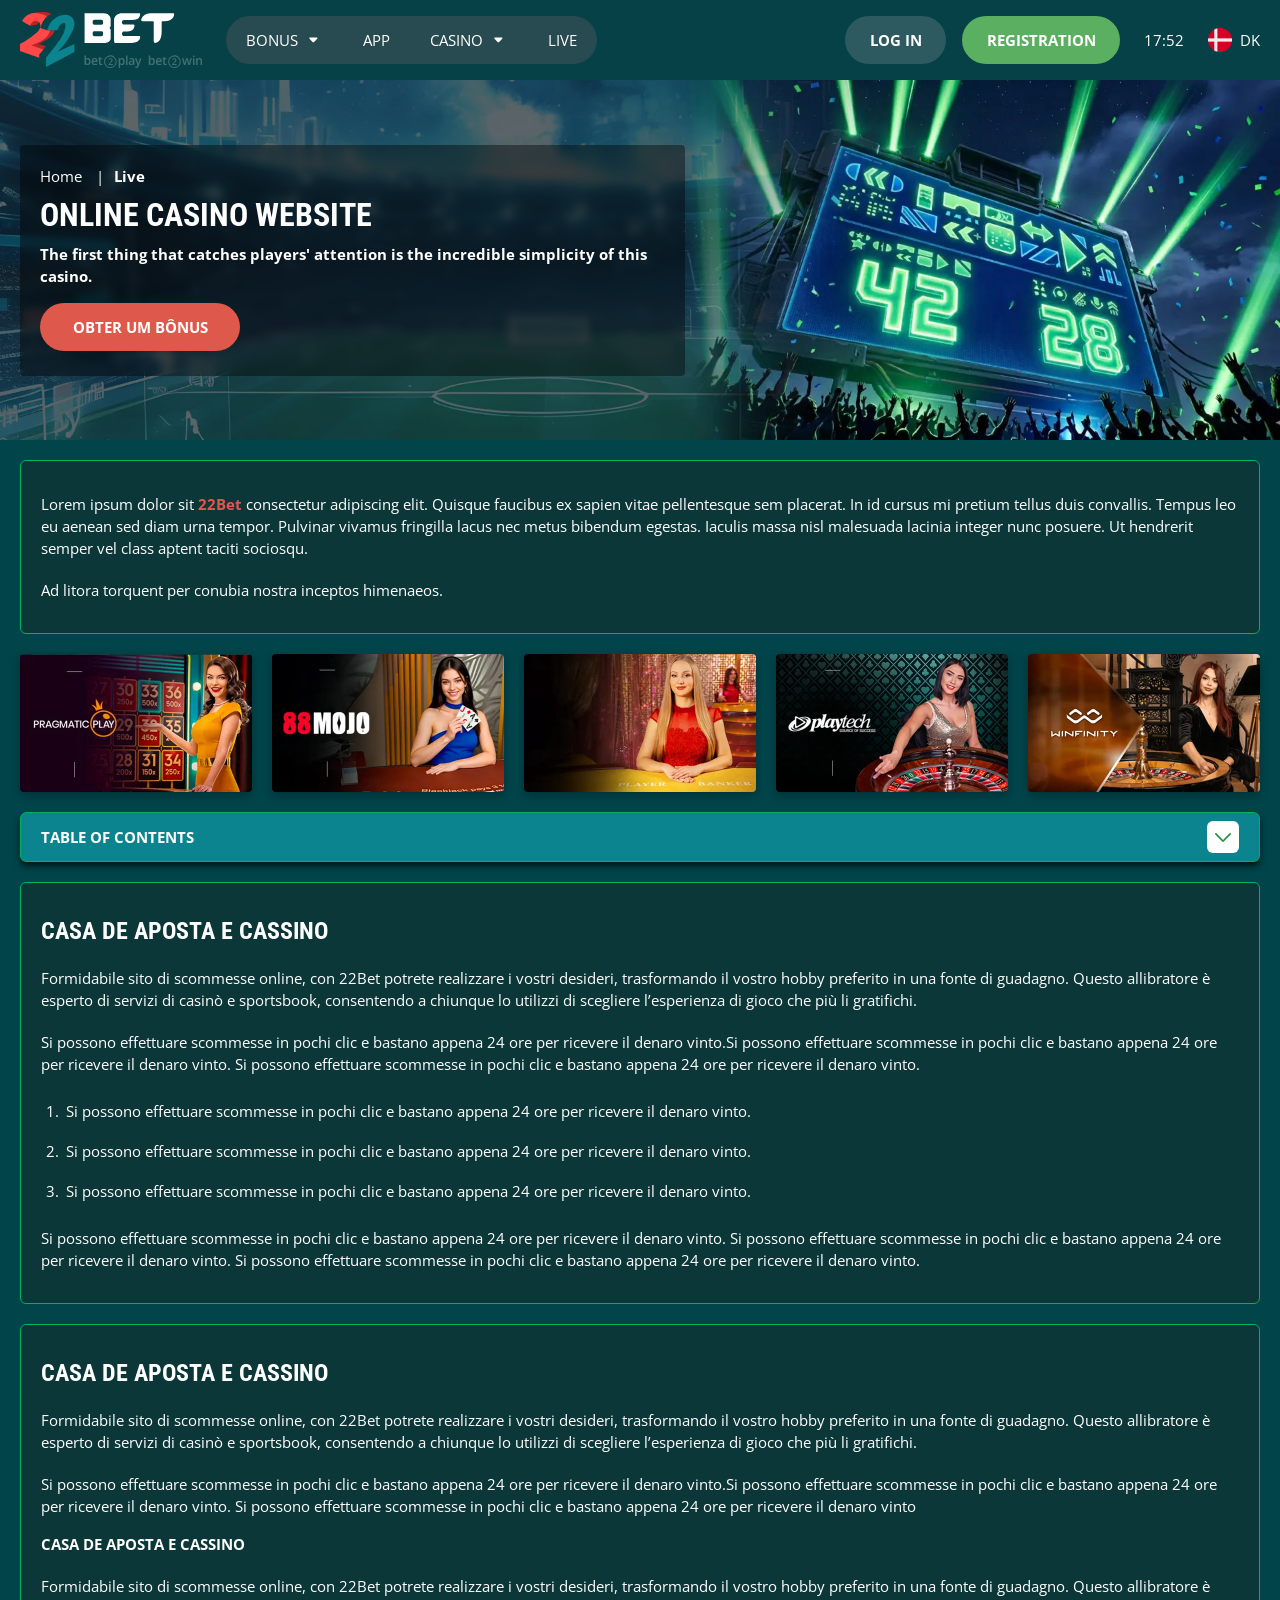
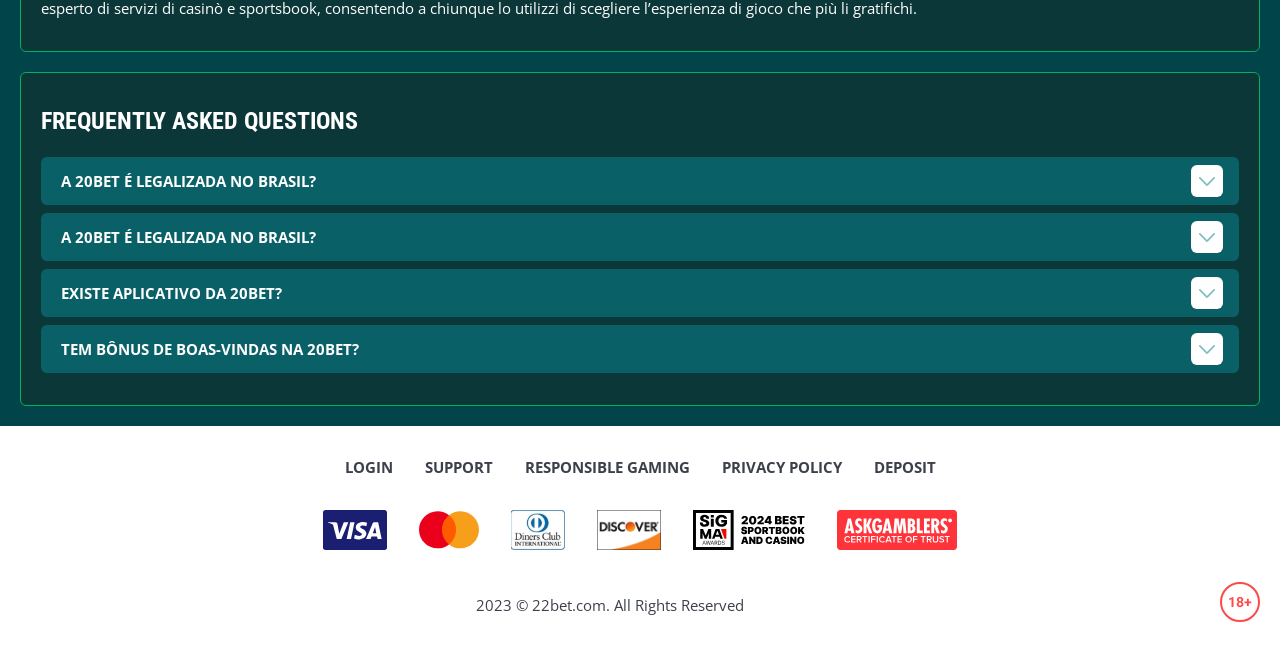
<file: live.html>
<!DOCTYPE html>
<html lang="dk">
  <head>
    <meta charset="UTF-8" />
   
    <meta name="viewport" content="width=device-width, initial-scale=1.0" />
    <title>22Bet </title>
    <meta name="description" content />
    <meta property="og:site_name" content />
    <meta property="og:title" content />
    <meta property="og:type" content="website" />
    <meta property="og:url" content />
    <meta property="og:image" content />
    <meta property="og:image:alt" content />
    <meta property="og:locale" content="dk" />
    <meta property="og:description" content />
    <link rel="preconnect" href="https://fonts.googleapis.com" />
    <link rel="preconnect" href="https://fonts.gstatic.com" crossorigin="anonymous" />
   <link href="https://fonts.googleapis.com/css2?family=Open+Sans:ital,wght@0,300..800;1,300..800&display=swap" rel="stylesheet">
<link href="https://fonts.googleapis.com/css?family=Roboto+Condensed&display=swap" rel="stylesheet">

   <link rel="stylesheet" href="./css/reset.css" />
    <link rel="stylesheet" href="./css/main.css" />
    <link rel="stylesheet" href="./css/media.css"/>
    <link rel="icon" href="./images/Group.png" type="image/x-icon"/>
    <script
    src="https://code.jquery.com/jquery-3.6.1.min.js"
    integrity="sha256-o88AwQnZB+VDvE9tvIXrMQaPlFFSUTR+nldQm1LuPXQ="
    crossorigin="anonymous"
  ></script>
  </head>
  <body>
    <header class="header">
      <section class="content header__content">
        <a href="./index.html" class="logo header__logo"
          ><img src="./images/logo.svg" alt="logo" title
        /></a>
        <button class="header__btn-menu" >
          <svg width="16px" height="16px" viewBox="0 0 16 16" xmlns="http://www.w3.org/2000/svg">
              <rect y="0" width="16" height="3" rx="1.5"></rect>
              <rect y="6.5" width="16" height="3" rx="1.5"></rect>
              <rect y="13" width="16" height="3" rx="1.5"></rect>
            </svg>
        </button>

          <nav class="menu header__menu">
            <ul class="header__menu-list">
                
              <li class="">
              <div class="header__menu-wrapper">
                <div class="js-button-expander js-button-expander--menu" >
                <a href="./bonus.html" >
                <span>Bonus</span>
              </a>
              </div>
              <div class="header__menu-wrap js-expand-content js-expand-content--menu">
                <ul >
                  <li>
                    <a href="./freeSpins.html">
                    <span>Free Spins</span>
                  </a></li>
                  <li><a href="./promoCode.html">
                    <span>Promo Code</span>
                  </a>
                </li>
                  <li><a href="./welcomeBonus.html">
                    <span>Welcome Bonus</span>
                  </a>
                </li>
                <li><a href="./vip.html">
                    <span>VIP</span>
                  </a>
                </li>
                </ul>
              </div>
              </div>
               <a href="./bonus.html" class="header__menu-item">
                <span>Bonus</span>
              </a>
            </li>
              <li>
                <a href="./app.html">
                 App
                </a>
              </li>
              
              <li class="">
              <div class="header__menu-wrapper">
                <div class="js-button-expander js-button-expander--menu" >
                <a href="./casino.html" >
                <span> Casino</span>
              </a>
              </div>
              <div class="header__menu-wrap js-expand-content js-expand-content--menu">
                <ul >
                  <li>
                    <a href="./slots.html">
                    <span>Slots</span>
                  </a></li>
                 
                </ul>
              </div>
              </div>
               <a href="./casino.html" class="header__menu-item">
                <span>Casino</span>
              </a>
            </li>
               <li>
                <a href="./live.html">
               Live
                </a>
              </li>
              <li>
                    <a href="./freeSpins.html">
                    <span>Free Spins</span>
                  </a></li>
                  <li><a href="./promoCode.html">
                    <span>Promo Code</span>
                  </a>
                </li>
                  <li><a href="./welcomeBonus.html">
                    <span>Welcome Bonus</span>
                  </a>
                </li>
                <li><a href="./vip.html">
                    <span>VIP</span>
                  </a>
                </li>
             <li>
                    <a href="./slots.html">
                    <span>Slots</span>
                  </a></li>
             
             
            </ul>
            <div class="header__button header__button-menu " >
              <a href="#" class="button  button__login-menu">log in</a>
              <a href="#" class="button button__menu">registration</a>
            </div>
           
          </nav>
            <a href="#" class="button button__login">log in</a>
            <a href="#" class="button button__singup">registration</a>
            <div id="clock" class="header__time">00:00</div>
            <a href="#" class="header__flag">
                <span><img src="./images/flag.png" alt="flag" title /></span>
                <span>dk</span>
              </a>
      </section>
    </header>
     <main class="main home main-page">
        <section class=" hero hero__page">
           
            <div class="background ">
              <img src="./images/live/bg-live.webp" alt="hero" title />
              
            </div>
            <div class="hero__wrapper hero__wrapper-page">
              <div class="hero__data hero__data-bonus">
                <ul
                class="breadcrumbs "
                
              >
                <li
                  
                >
                  <a href="/" >
                    <span >Home</span></a
                  >
                 
                </li>
                <li
                  
                >
                  <a href="#" > <span >Live</span></a>
                 
                </li>
              </ul>
                <h1 class="title general hero__title">
                  Online Casino Website
                </h1>
                 <p class="hero__text">The first thing that catches players' attention is the incredible simplicity of this casino.</p>
               
                <a href="#" class="button  hero__button ">Obter um Bônus</a>
               
              </div>
             
            </div>
          </section>
      <section class="main__wrap main__wrap-page">
       
       <section class="content__wrapper content__wrapper-page">

         
        
       
          <section class="content article">
            <p>
             Lorem ipsum dolor sit <a href="#">22Bet</a> consectetur adipiscing elit. Quisque faucibus ex sapien vitae pellentesque sem placerat. In id cursus mi pretium tellus duis convallis. Tempus leo eu aenean sed diam urna tempor. Pulvinar vivamus fringilla lacus nec metus bibendum egestas. Iaculis massa nisl malesuada lacinia integer nunc posuere. Ut hendrerit semper vel class aptent taciti sociosqu.
            </p>
            <p>
             Ad litora torquent per conubia nostra inceptos himenaeos.
            </p>
          </section>
               <section class="content casino">
           
              <ul class="casino__list">
                <li class="casino__item">
                 <a href="#">
                     <div class="casino__wrapper">
                      <img class="casino__img" src="./images/live/card-live1.webp" alt="" title>
                    <div class="casino__hover casino__hover-live">
                        
                        <div class="casino-box">
                            
                        <span href="#" class="button  casino__buttons">Play now</span>
                        </div>
                    </div>
                    </div>
                 </a>
                    
                </li>
                <li class="casino__item">
                   <a href="#">
                     <div class="casino__wrapper">
                      <img class="casino__img" src="./images/live/card-live2.webp" alt="" title>
                    <div class="casino__hover casino__hover-live">
                        
                        <div class="casino-box">
                            
                        <span href="#" class="button  casino__buttons">Play now</span>
                        </div>
                    </div>
                    </div>
                 </a>
              </li>
              <li class="casino__item">
                 <a href="#">
                     <div class="casino__wrapper">
                      <img class="casino__img" src="./images/live/card-live3.webp" alt="" title>
                    <div class="casino__hover casino__hover-live">
                        
                        <div class="casino-box">
                            
                        <span href="#" class="button  casino__buttons">Play now</span>
                        </div>
                    </div>
                    </div>
                 </a>
            </li>
             <li class="casino__item">
                 <a href="#">
                     <div class="casino__wrapper">
                      <img class="casino__img" src="./images/live/card-live4.webp" alt="" title>
                    <div class="casino__hover casino__hover-live">
                        
                        <div class="casino-box">
                            
                        <span href="#" class="button  casino__buttons">Play now</span>
                        </div>
                    </div>
                    </div>
                 </a>
            </li>
             <li class="casino__item">
                 <a href="#">
                     <div class="casino__wrapper">
                      <img class="casino__img" src="./images/live/card-live5.webp" alt="" title>
                    <div class="casino__hover casino__hover-live">
                        
                        <div class="casino-box">
                            
                        <span href="#" class="button  casino__buttons">Play now</span>
                        </div>
                    </div>
                    </div>
                 </a>
            </li>
           
              </ul>
         </section>
             
        
        
              <section class="content menu-review__content">
              

            
                <div class="menu__review-desk menu__review-content">Table of Contents</div>
                <ul class="menu__review menu__review-list">
                  <li><a href="#">Casa de Aposta e Cassino</a></li>
                    <li><a href="#">Casa de Aposta e Cassino</a></li>
                      <li><a href="#">Casa de Aposta e Cassino</a></li>
                        <li><a href="#">Casa de Aposta e Cassino</a></li>
                          <li><a href="#">Frequently Asked Questions</a></li>
                 
                </ul>
             
          
          </section>
          
        
          <section class="content article">
            <h2 class="title high article__title">Casa de Aposta e Cassino</h2>
             
            <p>
             Formidabile sito di scommesse online, con 22Bet potrete realizzare i vostri desideri, trasformando il vostro hobby preferito in una fonte di guadagno. Questo allibratore è esperto di servizi di casinò e sportsbook, consentendo a chiunque lo utilizzi di scegliere l’esperienza di gioco che più li gratifichi.
            </p>
            <p>
             Si possono effettuare scommesse in pochi clic e bastano appena 24 ore per ricevere il denaro vinto.Si possono effettuare scommesse in pochi clic e bastano appena 24 ore per ricevere il denaro vinto. Si possono effettuare scommesse in pochi clic e bastano appena 24 ore per ricevere il denaro vinto.
            </p>
           <ol>
              <li>Si possono effettuare scommesse in pochi clic e bastano appena 24 ore per ricevere il denaro vinto.</li>
              <li>Si possono effettuare scommesse in pochi clic e bastano appena 24 ore per ricevere il denaro vinto.</li>
              <li>Si possono effettuare scommesse in pochi clic e bastano appena 24 ore per ricevere il denaro vinto.</li>
            </ol>
            <p>Si possono effettuare scommesse in pochi clic e bastano appena 24 ore per ricevere il denaro vinto. Si possono effettuare scommesse in pochi clic e bastano appena 24 ore per ricevere il denaro vinto. Si possono effettuare scommesse in pochi clic e bastano appena 24 ore per ricevere il denaro vinto.</p>
          </section>
         
         
           <section class="content article">
            <h2 class="title high article__title">Casa de Aposta e Cassino</h2>
            <p>Formidabile sito di scommesse online, con 22Bet potrete realizzare i vostri desideri, trasformando il vostro hobby preferito in una fonte di guadagno. Questo allibratore è esperto di servizi di casinò e sportsbook, consentendo a chiunque lo utilizzi di scegliere l’esperienza di gioco che più li gratifichi.</p>
            <p>Si possono effettuare scommesse in pochi clic e bastano appena 24 ore per ricevere il denaro vinto.Si possono effettuare scommesse in pochi clic e bastano appena 24 ore per ricevere il denaro vinto. Si possono effettuare scommesse in pochi clic e bastano appena 24 ore per ricevere il denaro vinto</p>
            <h3>Casa de Aposta e Cassino</h3>
            <p>Formidabile sito di scommesse online, con 22Bet potrete realizzare i vostri desideri, trasformando il vostro hobby preferito in una fonte di guadagno. Questo allibratore è esperto di servizi di casinò e sportsbook, consentendo a chiunque lo utilizzi di scegliere l’esperienza di gioco che più li gratifichi.</p>
           </section>

          <section class="content faq">
            <h2 class="title high faq__title">Frequently Asked Questions</h2>
            <ul class="faq__list " >
              <li class="faq__item"  >
                <h3 class="title medium faq__subtitle js-button-expander js-button-expander--faq"  >A 20Bet é legalizada no Brasil?
                 </h3>
                <div  class="faq__answer js-expand-content js-expand-content--faq" >
                  <p  >
                    Sim, a casa de apostas tem licença emitida por Curaçao, que é reconhecida no Brasil e a permite atuar por aqui.
                  </p>
                </div>
              </li>
              <li class="faq__item"  >
                <h3 class="title medium faq__subtitle js-button-expander js-button-expander--faq"  >A 20Bet é legalizada no Brasil?</h3>
                <div class="faq__answer js-expand-content js-expand-content--faq" >
                  <p  >
                    Sim, a casa de apostas tem licença emitida por Curaçao, que é reconhecida no Brasil e a permite atuar por aqui.
                  </p>
                </div>
              </li> 
              <li class="faq__item"  >
                <h3 class="title medium faq__subtitle js-button-expander js-button-expander--faq"  >Existe aplicativo da 20Bet?</h3>
                <div class="faq__answer js-expand-content js-expand-content--faq" >
                  <p  >
                   Sim, disponível para sistemas operacionais iOS e Android.
                  </p>
                </div>
              </li> 
              <li class="faq__item"  >
                <h3 class="title medium faq__subtitle js-button-expander js-button-expander--faq"  >Tem bônus de boas-vindas na 20Bet?</h3>
                <div class="faq__answer js-expand-content js-expand-content--faq" >
                  <p  >
                   O pacote especial para novos usuários da 20Bet paga 100% sobre o primeiro depósito, com limite de 600 BRL.
                  </p>
                </div>
              </li> 
             
            </ul>
          </section>
          
        </section> 
      
        <div class=""  onclick="scrollToTop()">
          <button class="main__arrow" id="scrollToTopBtn"></button>
        </div> 
        
      </section>
    </main> 
       <footer class=" footer ">
      <section class="content footer__content">
        <ul class="footer__menu">
         <li><a href="./login.html">Login</a></li>
         <li><a href="./support.html">Support</a></li>
         <li><a href="./responsible.html">Responsible Gaming</a></li>
         <li><a href="./policy.html">Privacy Policy</a></li>
         <li><a href="./deposit.html">Deposit</a></li>
        </ul>
       
          <ul class="footer__cards-list">
           
            <li>
              <a href="#"
                ><img src="./images/visa.svg" alt="cardvisa" title
              /></a>
            </li>
            <li>
              <a href="#"
                ><img
                  src="./images/mastercard.svg"
                  alt="mastercard"
                  title
              /></a>
            </li>
            <li>
                <a href="#"
                  ><img src="./images/diners.svg" alt="diners" title
                /></a>
              </li>
              <li>
                <a href="#"
                  ><img src="./images/discover.svg" alt="discover" title
                /></a>
              </li>
              <li>
                <a href="#"
                  ><img src="./images/sigma.svg" alt="sigma" title
                /></a>
              </li>
              <li>
                <a href="#"
                  ><img src="./images/ask.svg" alt="ask" title
                /></a>
              </li>
            
          </ul>
       
        <div class="footer__wrapp">
          <div class="footer__text">
           
            <p>2023 &copy; 22bet.com. All Rights Reserved
</p>
           
          </div>
          <div class="footer__age">
            <img src="./images/age.svg" alt="age" title />
          </div>
        </div>
      
      </section>
    </footer>
    <script src="./js/arrowUp.js" defer></script>
    <script src="./js/sidebar.js" defer></script>
    <script src="./js/expander.js" defer></script>
    <script src="./js/mobile-menu.js" defer></script>
    <script src="./js/clock.js" defer></script>
  </body>
</html>
</file>
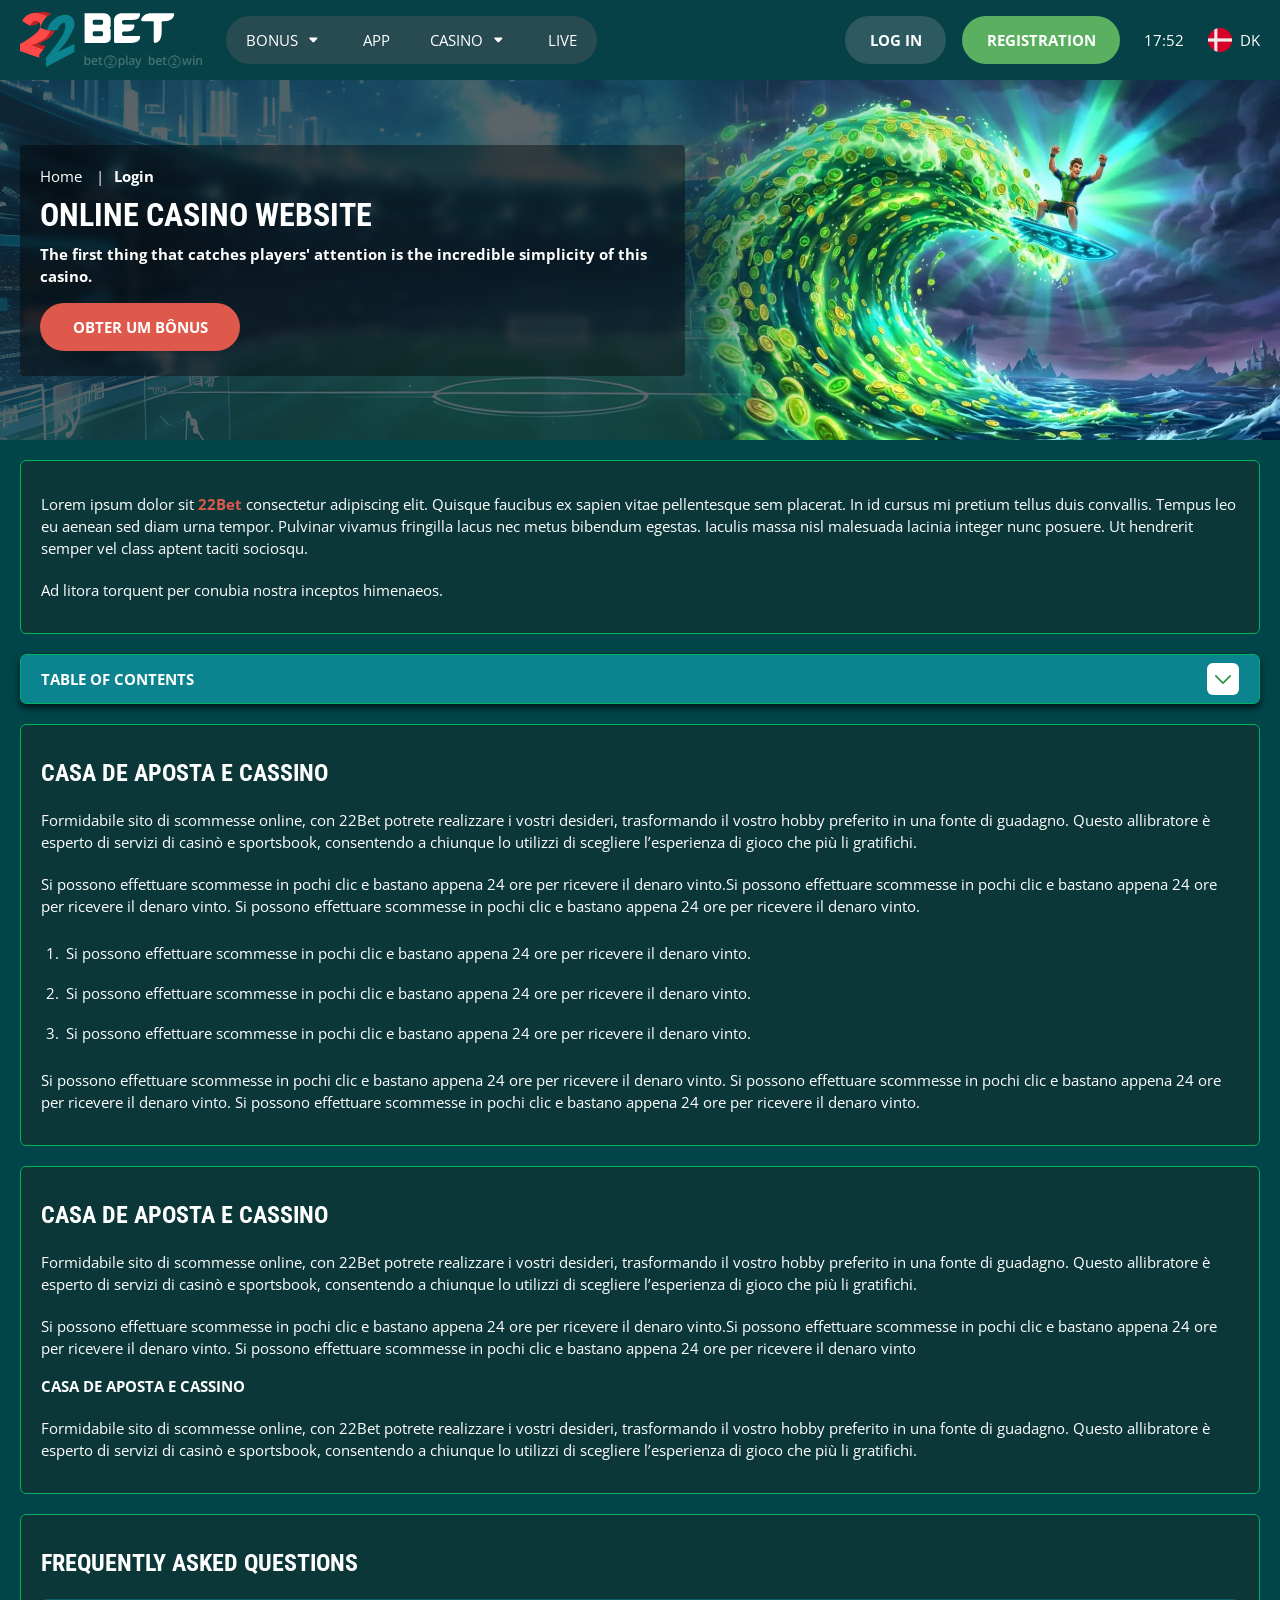
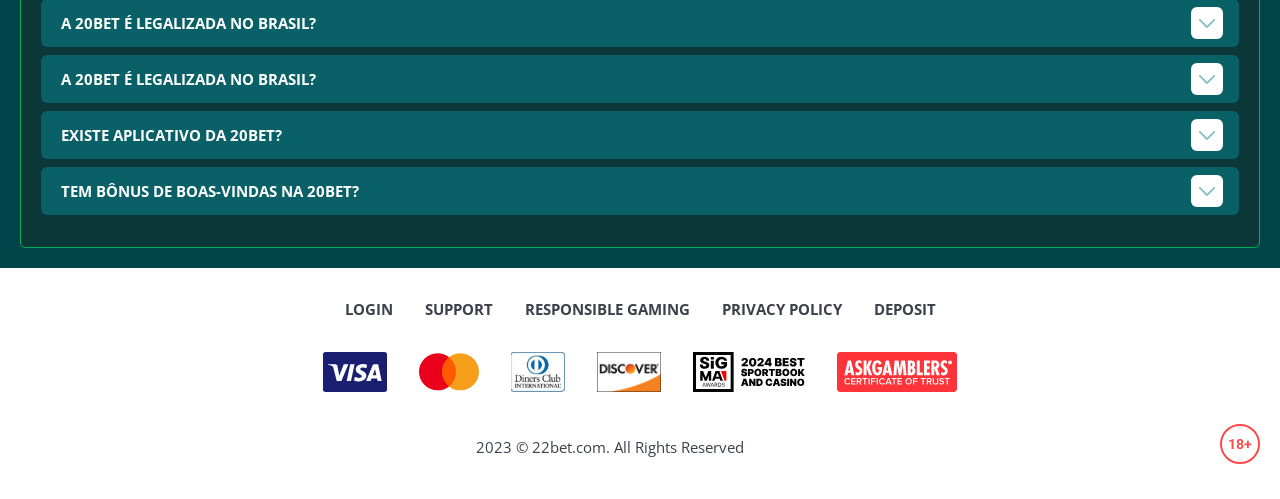
<file: login.html>
<!DOCTYPE html>
<html lang="dk">
  <head>
    <meta charset="UTF-8" />
   
    <meta name="viewport" content="width=device-width, initial-scale=1.0" />
    <title>22Bet </title>
    <meta name="description" content />
    <meta property="og:site_name" content />
    <meta property="og:title" content />
    <meta property="og:type" content="website" />
    <meta property="og:url" content />
    <meta property="og:image" content />
    <meta property="og:image:alt" content />
    <meta property="og:locale" content="dk" />
    <meta property="og:description" content />
    <link rel="preconnect" href="https://fonts.googleapis.com" />
    <link rel="preconnect" href="https://fonts.gstatic.com" crossorigin="anonymous" />
   <link href="https://fonts.googleapis.com/css2?family=Open+Sans:ital,wght@0,300..800;1,300..800&display=swap" rel="stylesheet">
<link href="https://fonts.googleapis.com/css?family=Roboto+Condensed&display=swap" rel="stylesheet">

   <link rel="stylesheet" href="./css/reset.css" />
    <link rel="stylesheet" href="./css/main.css" />
    <link rel="stylesheet" href="./css/media.css"/>
    <link rel="icon" href="./images/Group.png" type="image/x-icon"/>
    <script
    src="https://code.jquery.com/jquery-3.6.1.min.js"
    integrity="sha256-o88AwQnZB+VDvE9tvIXrMQaPlFFSUTR+nldQm1LuPXQ="
    crossorigin="anonymous"
  ></script>
  </head>
  <body>
    <header class="header">
      <section class="content header__content">
        <a href="./index.html" class="logo header__logo"
          ><img src="./images/logo.svg" alt="logo" title
        /></a>
        <button class="header__btn-menu" >
          <svg width="16px" height="16px" viewBox="0 0 16 16" xmlns="http://www.w3.org/2000/svg">
              <rect y="0" width="16" height="3" rx="1.5"></rect>
              <rect y="6.5" width="16" height="3" rx="1.5"></rect>
              <rect y="13" width="16" height="3" rx="1.5"></rect>
            </svg>
        </button>

          <nav class="menu header__menu">
            <ul class="header__menu-list">
                
              <li class="">
              <div class="header__menu-wrapper">
                <div class="js-button-expander js-button-expander--menu" >
                <a href="./bonus.html" >
                <span>Bonus</span>
              </a>
              </div>
              <div class="header__menu-wrap js-expand-content js-expand-content--menu">
                <ul >
                  <li>
                    <a href="./freeSpins.html">
                    <span>Free Spins</span>
                  </a></li>
                  <li><a href="./promoCode.html">
                    <span>Promo Code</span>
                  </a>
                </li>
                  <li><a href="./welcomeBonus.html">
                    <span>Welcome Bonus</span>
                  </a>
                </li>
                <li><a href="./vip.html">
                    <span>VIP</span>
                  </a>
                </li>
                </ul>
              </div>
              </div>
               <a href="./bonus.html" class="header__menu-item">
                <span>Bonus</span>
              </a>
            </li>
              <li>
                <a href="./app.html">
                 App
                </a>
              </li>
              
              <li class="">
              <div class="header__menu-wrapper">
                <div class="js-button-expander js-button-expander--menu" >
                <a href="./casino.html" >
                <span> Casino</span>
              </a>
              </div>
              <div class="header__menu-wrap js-expand-content js-expand-content--menu">
                <ul >
                  <li>
                    <a href="./slots.html">
                    <span>Slots</span>
                  </a></li>
                 
                </ul>
              </div>
              </div>
               <a href="./casino.html" class="header__menu-item">
                <span>Casino</span>
              </a>
            </li>
               <li>
                <a href="./live.html">
               Live
                </a>
              </li>
              <li>
                    <a href="./freeSpins.html">
                    <span>Free Spins</span>
                  </a></li>
                  <li><a href="./promoCode.html">
                    <span>Promo Code</span>
                  </a>
                </li>
                  <li><a href="./welcomeBonus.html">
                    <span>Welcome Bonus</span>
                  </a>
                </li>
                <li><a href="./vip.html">
                    <span>VIP</span>
                  </a>
                </li>
             <li>
                    <a href="./slots.html">
                    <span>Slots</span>
                  </a></li>
             
             
            </ul>
            <div class="header__button header__button-menu " >
              <a href="#" class="button  button__login-menu">log in</a>
              <a href="#" class="button button__menu">registration</a>
            </div>
           
          </nav>
            <a href="#" class="button button__login">log in</a>
            <a href="#" class="button button__singup">registration</a>
            <div id="clock" class="header__time">00:00</div>
            <a href="#" class="header__flag">
                <span><img src="./images/flag.png" alt="flag" title /></span>
                <span>dk</span>
              </a>
      </section>
    </header>
     <main class="main home main-page">
        <section class=" hero hero__page">
           
            <div class="background background-page">
              <img src="./images/layout-images/bg-login.webp" alt="hero" title />
              
            </div>
            <div class="hero__wrapper hero__wrapper-page">
              <div class="hero__data hero__data-bonus">
                <ul
                class="breadcrumbs "
                
              >
                <li
                  
                >
                  <a href="/" >
                    <span >Home</span></a
                  >
                 
                </li>
                <li
                  
                >
                  <a href="#" > <span >Login</span></a>
                 
                </li>
              </ul>
                <h1 class="title general hero__title">
                  Online Casino Website
                </h1>
                 <p class="hero__text">The first thing that catches players' attention is the incredible simplicity of this casino.</p>
               
                <a href="#" class="button  hero__button ">Obter um Bônus</a>
               
              </div>
             
            </div>
          </section>
      <section class="main__wrap main__wrap-page">
       
       <section class="content__wrapper content__wrapper-page">

         
        
       
          <section class="content article">
            <p>
             Lorem ipsum dolor sit <a href="#">22Bet</a> consectetur adipiscing elit. Quisque faucibus ex sapien vitae pellentesque sem placerat. In id cursus mi pretium tellus duis convallis. Tempus leo eu aenean sed diam urna tempor. Pulvinar vivamus fringilla lacus nec metus bibendum egestas. Iaculis massa nisl malesuada lacinia integer nunc posuere. Ut hendrerit semper vel class aptent taciti sociosqu.
            </p>
            <p>
             Ad litora torquent per conubia nostra inceptos himenaeos.
            </p>
          </section>
        
        
              <section class="content menu-review__content">
              

            
                <div class="menu__review-desk menu__review-content">Table of Contents</div>
                <ul class="menu__review menu__review-list">
                  <li><a href="#">Casa de Aposta e Cassino</a></li>
                    <li><a href="#">Casa de Aposta e Cassino</a></li>
                      <li><a href="#">Casa de Aposta e Cassino</a></li>
                        <li><a href="#">Casa de Aposta e Cassino</a></li>
                          <li><a href="#">Frequently Asked Questions</a></li>
                 
                </ul>
             
          
          </section>
          
        
          <section class="content article">
            <h2 class="title high article__title">Casa de Aposta e Cassino</h2>
             
            <p>
             Formidabile sito di scommesse online, con 22Bet potrete realizzare i vostri desideri, trasformando il vostro hobby preferito in una fonte di guadagno. Questo allibratore è esperto di servizi di casinò e sportsbook, consentendo a chiunque lo utilizzi di scegliere l’esperienza di gioco che più li gratifichi.
            </p>
            <p>
             Si possono effettuare scommesse in pochi clic e bastano appena 24 ore per ricevere il denaro vinto.Si possono effettuare scommesse in pochi clic e bastano appena 24 ore per ricevere il denaro vinto. Si possono effettuare scommesse in pochi clic e bastano appena 24 ore per ricevere il denaro vinto.
            </p>
           <ol>
              <li>Si possono effettuare scommesse in pochi clic e bastano appena 24 ore per ricevere il denaro vinto.</li>
              <li>Si possono effettuare scommesse in pochi clic e bastano appena 24 ore per ricevere il denaro vinto.</li>
              <li>Si possono effettuare scommesse in pochi clic e bastano appena 24 ore per ricevere il denaro vinto.</li>
            </ol>
            <p>Si possono effettuare scommesse in pochi clic e bastano appena 24 ore per ricevere il denaro vinto. Si possono effettuare scommesse in pochi clic e bastano appena 24 ore per ricevere il denaro vinto. Si possono effettuare scommesse in pochi clic e bastano appena 24 ore per ricevere il denaro vinto.</p>
          </section>
         
         
           <section class="content article">
            <h2 class="title high article__title">Casa de Aposta e Cassino</h2>
            <p>Formidabile sito di scommesse online, con 22Bet potrete realizzare i vostri desideri, trasformando il vostro hobby preferito in una fonte di guadagno. Questo allibratore è esperto di servizi di casinò e sportsbook, consentendo a chiunque lo utilizzi di scegliere l’esperienza di gioco che più li gratifichi.</p>
            <p>Si possono effettuare scommesse in pochi clic e bastano appena 24 ore per ricevere il denaro vinto.Si possono effettuare scommesse in pochi clic e bastano appena 24 ore per ricevere il denaro vinto. Si possono effettuare scommesse in pochi clic e bastano appena 24 ore per ricevere il denaro vinto</p>
            <h3>Casa de Aposta e Cassino</h3>
            <p>Formidabile sito di scommesse online, con 22Bet potrete realizzare i vostri desideri, trasformando il vostro hobby preferito in una fonte di guadagno. Questo allibratore è esperto di servizi di casinò e sportsbook, consentendo a chiunque lo utilizzi di scegliere l’esperienza di gioco che più li gratifichi.</p>
           </section>

          <section class="content faq">
            <h2 class="title high faq__title">Frequently Asked Questions</h2>
            <ul class="faq__list " >
              <li class="faq__item"  >
                <h3 class="title medium faq__subtitle js-button-expander js-button-expander--faq"  >A 20Bet é legalizada no Brasil?
                 </h3>
                <div  class="faq__answer js-expand-content js-expand-content--faq" >
                  <p  >
                    Sim, a casa de apostas tem licença emitida por Curaçao, que é reconhecida no Brasil e a permite atuar por aqui.
                  </p>
                </div>
              </li>
              <li class="faq__item"  >
                <h3 class="title medium faq__subtitle js-button-expander js-button-expander--faq"  >A 20Bet é legalizada no Brasil?</h3>
                <div class="faq__answer js-expand-content js-expand-content--faq" >
                  <p  >
                    Sim, a casa de apostas tem licença emitida por Curaçao, que é reconhecida no Brasil e a permite atuar por aqui.
                  </p>
                </div>
              </li> 
              <li class="faq__item"  >
                <h3 class="title medium faq__subtitle js-button-expander js-button-expander--faq"  >Existe aplicativo da 20Bet?</h3>
                <div class="faq__answer js-expand-content js-expand-content--faq" >
                  <p  >
                   Sim, disponível para sistemas operacionais iOS e Android.
                  </p>
                </div>
              </li> 
              <li class="faq__item"  >
                <h3 class="title medium faq__subtitle js-button-expander js-button-expander--faq"  >Tem bônus de boas-vindas na 20Bet?</h3>
                <div class="faq__answer js-expand-content js-expand-content--faq" >
                  <p  >
                   O pacote especial para novos usuários da 20Bet paga 100% sobre o primeiro depósito, com limite de 600 BRL.
                  </p>
                </div>
              </li> 
             
            </ul>
          </section>
          
        </section> 
      
        <div class=""  onclick="scrollToTop()">
          <button class="main__arrow" id="scrollToTopBtn"></button>
        </div> 
        
      </section>
    </main> 
      <footer class=" footer ">
      <section class="content footer__content">
        <ul class="footer__menu">
         <li><a href="./login.html">Login</a></li>
         <li><a href="./support.html">Support</a></li>
         <li><a href="./responsible.html">Responsible Gaming</a></li>
         <li><a href="./policy.html">Privacy Policy</a></li>
         <li><a href="./deposit.html">Deposit</a></li>
        </ul>
       
          <ul class="footer__cards-list">
           
            <li>
              <a href="#"
                ><img src="./images/visa.svg" alt="cardvisa" title
              /></a>
            </li>
            <li>
              <a href="#"
                ><img
                  src="./images/mastercard.svg"
                  alt="mastercard"
                  title
              /></a>
            </li>
            <li>
                <a href="#"
                  ><img src="./images/diners.svg" alt="diners" title
                /></a>
              </li>
              <li>
                <a href="#"
                  ><img src="./images/discover.svg" alt="discover" title
                /></a>
              </li>
              <li>
                <a href="#"
                  ><img src="./images/sigma.svg" alt="sigma" title
                /></a>
              </li>
              <li>
                <a href="#"
                  ><img src="./images/ask.svg" alt="ask" title
                /></a>
              </li>
            
          </ul>
       
        <div class="footer__wrapp">
          <div class="footer__text">
           
            <p>2023 &copy; 22bet.com. All Rights Reserved
</p>
           
          </div>
          <div class="footer__age">
            <img src="./images/age.svg" alt="age" title />
          </div>
        </div>
      
      </section>
    </footer>
    <script src="./js/arrowUp.js" defer></script>
    <script src="./js/sidebar.js" defer></script>
    <script src="./js/expander.js" defer></script>
    <script src="./js/mobile-menu.js" defer></script>
    <script src="./js/clock.js" defer></script>
  </body>
</html>
</file>
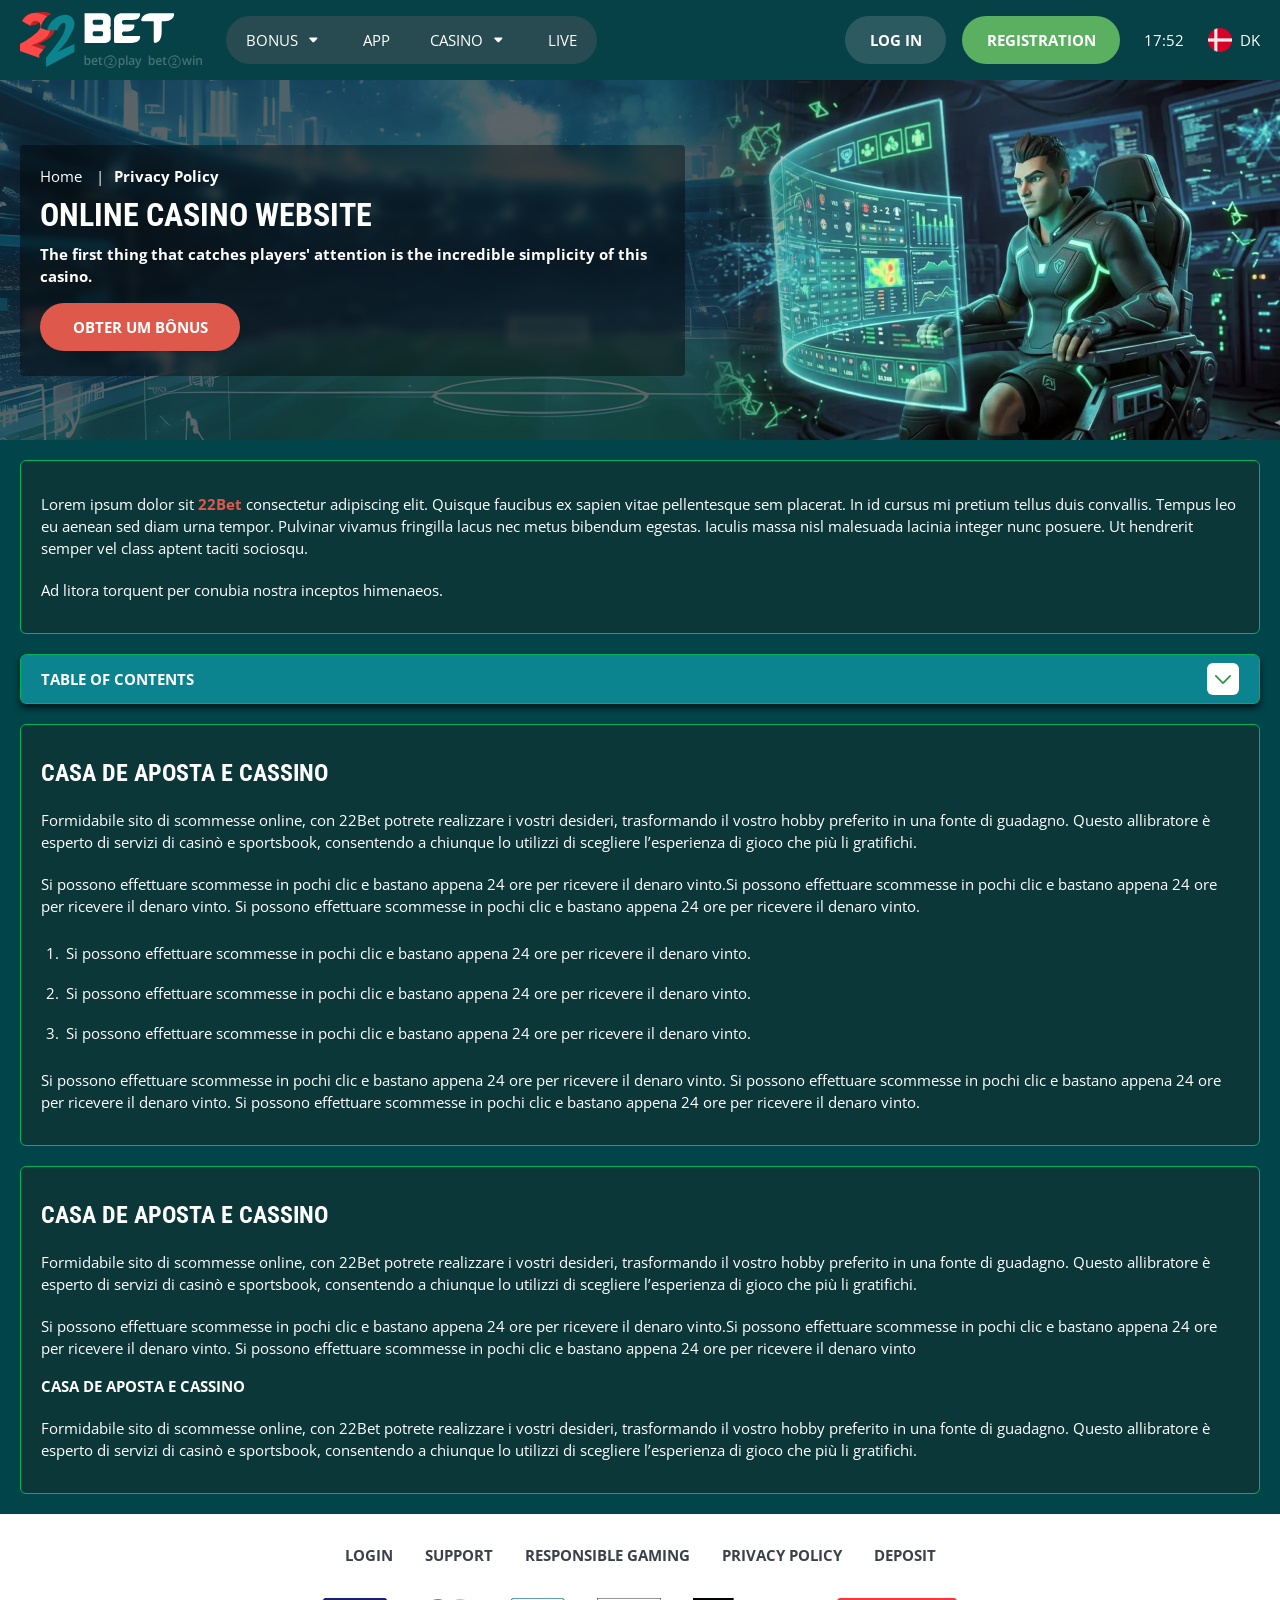
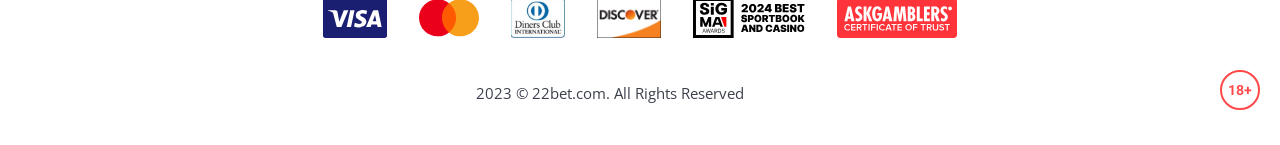
<file: policy.html>
<!DOCTYPE html>
<html lang="dk">
  <head>
    <meta charset="UTF-8" />
   
    <meta name="viewport" content="width=device-width, initial-scale=1.0" />
    <title>22Bet </title>
    <meta name="description" content />
    <meta property="og:site_name" content />
    <meta property="og:title" content />
    <meta property="og:type" content="website" />
    <meta property="og:url" content />
    <meta property="og:image" content />
    <meta property="og:image:alt" content />
    <meta property="og:locale" content="dk" />
    <meta property="og:description" content />
    <link rel="preconnect" href="https://fonts.googleapis.com" />
    <link rel="preconnect" href="https://fonts.gstatic.com" crossorigin="anonymous" />
   <link href="https://fonts.googleapis.com/css2?family=Open+Sans:ital,wght@0,300..800;1,300..800&display=swap" rel="stylesheet">
<link href="https://fonts.googleapis.com/css?family=Roboto+Condensed&display=swap" rel="stylesheet">

   <link rel="stylesheet" href="./css/reset.css" />
    <link rel="stylesheet" href="./css/main.css" />
    <link rel="stylesheet" href="./css/media.css"/>
    <link rel="icon" href="./images/Group.png" type="image/x-icon"/>
    <script
    src="https://code.jquery.com/jquery-3.6.1.min.js"
    integrity="sha256-o88AwQnZB+VDvE9tvIXrMQaPlFFSUTR+nldQm1LuPXQ="
    crossorigin="anonymous"
  ></script>
  </head>
  <body>
    <header class="header">
      <section class="content header__content">
        <a href="./index.html" class="logo header__logo"
          ><img src="./images/logo.svg" alt="logo" title
        /></a>
        <button class="header__btn-menu" >
          <svg width="16px" height="16px" viewBox="0 0 16 16" xmlns="http://www.w3.org/2000/svg">
              <rect y="0" width="16" height="3" rx="1.5"></rect>
              <rect y="6.5" width="16" height="3" rx="1.5"></rect>
              <rect y="13" width="16" height="3" rx="1.5"></rect>
            </svg>
        </button>

          <nav class="menu header__menu">
            <ul class="header__menu-list">
                
              <li class="">
              <div class="header__menu-wrapper">
                <div class="js-button-expander js-button-expander--menu" >
                <a href="./bonus.html" >
                <span>Bonus</span>
              </a>
              </div>
              <div class="header__menu-wrap js-expand-content js-expand-content--menu">
                <ul >
                  <li>
                    <a href="./freeSpins.html">
                    <span>Free Spins</span>
                  </a></li>
                  <li><a href="./promoCode.html">
                    <span>Promo Code</span>
                  </a>
                </li>
                  <li><a href="./welcomeBonus.html">
                    <span>Welcome Bonus</span>
                  </a>
                </li>
                <li><a href="./vip.html">
                    <span>VIP</span>
                  </a>
                </li>
                </ul>
              </div>
              </div>
               <a href="./bonus.html" class="header__menu-item">
                <span>Bonus</span>
              </a>
            </li>
              <li>
                <a href="./app.html">
                 App
                </a>
              </li>
              
              <li class="">
              <div class="header__menu-wrapper">
                <div class="js-button-expander js-button-expander--menu" >
                <a href="./casino.html" >
                <span> Casino</span>
              </a>
              </div>
              <div class="header__menu-wrap js-expand-content js-expand-content--menu">
                <ul >
                  <li>
                    <a href="./slots.html">
                    <span>Slots</span>
                  </a></li>
                 
                </ul>
              </div>
              </div>
               <a href="./casino.html" class="header__menu-item">
                <span>Casino</span>
              </a>
            </li>
               <li>
                <a href="./live.html">
               Live
                </a>
              </li>
              <li>
                    <a href="./freeSpins.html">
                    <span>Free Spins</span>
                  </a></li>
                  <li><a href="./promoCode.html">
                    <span>Promo Code</span>
                  </a>
                </li>
                  <li><a href="./welcomeBonus.html">
                    <span>Welcome Bonus</span>
                  </a>
                </li>
                <li><a href="./vip.html">
                    <span>VIP</span>
                  </a>
                </li>
             <li>
                    <a href="./slots.html">
                    <span>Slots</span>
                  </a></li>
             
             
            </ul>
            <div class="header__button header__button-menu " >
              <a href="#" class="button  button__login-menu">log in</a>
              <a href="#" class="button button__menu">registration</a>
            </div>
           
          </nav>
            <a href="#" class="button button__login">log in</a>
            <a href="#" class="button button__singup">registration</a>
            <div id="clock" class="header__time">00:00</div>
            <a href="#" class="header__flag">
                <span><img src="./images/flag.png" alt="flag" title /></span>
                <span>dk</span>
              </a>
      </section>
    </header>
     <main class="main home main-page">
        <section class=" hero hero__page">
           
            <div class="background  ">
              <img src="./images/layout-images/bg-policy.webp" alt="hero" title />
              
            </div>
            <div class="hero__wrapper hero__wrapper-page">
              <div class="hero__data hero__data-bonus">
                <ul
                class="breadcrumbs "
                
              >
                <li
                  
                >
                  <a href="/" >
                    <span >Home</span></a
                  >
                 
                </li>
                <li
                  
                >
                  <a href="#" > <span >Privacy Policy</span></a>
                 
                </li>
              </ul>
                <h1 class="title general hero__title">
                  Online Casino Website
                </h1>
                 <p class="hero__text">The first thing that catches players' attention is the incredible simplicity of this casino.</p>
               
                <a href="#" class="button  hero__button ">Obter um Bônus</a>
               
              </div>
             
            </div>
          </section>
      <section class="main__wrap main__wrap-page">
       
       <section class="content__wrapper content__wrapper-page">

         
        
       
          <section class="content article">
            <p>
             Lorem ipsum dolor sit <a href="#">22Bet</a> consectetur adipiscing elit. Quisque faucibus ex sapien vitae pellentesque sem placerat. In id cursus mi pretium tellus duis convallis. Tempus leo eu aenean sed diam urna tempor. Pulvinar vivamus fringilla lacus nec metus bibendum egestas. Iaculis massa nisl malesuada lacinia integer nunc posuere. Ut hendrerit semper vel class aptent taciti sociosqu.
            </p>
            <p>
             Ad litora torquent per conubia nostra inceptos himenaeos.
            </p>
          </section>
        
        
              <section class="content menu-review__content">
              

            
                <div class="menu__review-desk menu__review-content">Table of Contents</div>
                <ul class="menu__review menu__review-list">
                  <li><a href="#">Casa de Aposta e Cassino</a></li>
                    <li><a href="#">Casa de Aposta e Cassino</a></li>
                      <li><a href="#">Casa de Aposta e Cassino</a></li>
                        <li><a href="#">Casa de Aposta e Cassino</a></li>
                          <li><a href="#">Frequently Asked Questions</a></li>
                 
                </ul>
             
          
          </section>
          
        
          <section class="content article">
            <h2 class="title high article__title">Casa de Aposta e Cassino</h2>
             
            <p>
             Formidabile sito di scommesse online, con 22Bet potrete realizzare i vostri desideri, trasformando il vostro hobby preferito in una fonte di guadagno. Questo allibratore è esperto di servizi di casinò e sportsbook, consentendo a chiunque lo utilizzi di scegliere l’esperienza di gioco che più li gratifichi.
            </p>
            <p>
             Si possono effettuare scommesse in pochi clic e bastano appena 24 ore per ricevere il denaro vinto.Si possono effettuare scommesse in pochi clic e bastano appena 24 ore per ricevere il denaro vinto. Si possono effettuare scommesse in pochi clic e bastano appena 24 ore per ricevere il denaro vinto.
            </p>
           <ol>
              <li>Si possono effettuare scommesse in pochi clic e bastano appena 24 ore per ricevere il denaro vinto.</li>
              <li>Si possono effettuare scommesse in pochi clic e bastano appena 24 ore per ricevere il denaro vinto.</li>
              <li>Si possono effettuare scommesse in pochi clic e bastano appena 24 ore per ricevere il denaro vinto.</li>
            </ol>
            <p>Si possono effettuare scommesse in pochi clic e bastano appena 24 ore per ricevere il denaro vinto. Si possono effettuare scommesse in pochi clic e bastano appena 24 ore per ricevere il denaro vinto. Si possono effettuare scommesse in pochi clic e bastano appena 24 ore per ricevere il denaro vinto.</p>
          </section>
         
         
           <section class="content article">
            <h2 class="title high article__title">Casa de Aposta e Cassino</h2>
            <p>Formidabile sito di scommesse online, con 22Bet potrete realizzare i vostri desideri, trasformando il vostro hobby preferito in una fonte di guadagno. Questo allibratore è esperto di servizi di casinò e sportsbook, consentendo a chiunque lo utilizzi di scegliere l’esperienza di gioco che più li gratifichi.</p>
            <p>Si possono effettuare scommesse in pochi clic e bastano appena 24 ore per ricevere il denaro vinto.Si possono effettuare scommesse in pochi clic e bastano appena 24 ore per ricevere il denaro vinto. Si possono effettuare scommesse in pochi clic e bastano appena 24 ore per ricevere il denaro vinto</p>
            <h3>Casa de Aposta e Cassino</h3>
            <p>Formidabile sito di scommesse online, con 22Bet potrete realizzare i vostri desideri, trasformando il vostro hobby preferito in una fonte di guadagno. Questo allibratore è esperto di servizi di casinò e sportsbook, consentendo a chiunque lo utilizzi di scegliere l’esperienza di gioco che più li gratifichi.</p>
           </section>

        </section> 
      
        <div class=""  onclick="scrollToTop()">
          <button class="main__arrow" id="scrollToTopBtn"></button>
        </div> 
        
      </section>
    </main> 
     <footer class=" footer ">
      <section class="content footer__content">
        <ul class="footer__menu">
         <li><a href="./login.html">Login</a></li>
         <li><a href="./support.html">Support</a></li>
         <li><a href="./responsible.html">Responsible Gaming</a></li>
         <li><a href="./policy.html">Privacy Policy</a></li>
         <li><a href="./deposit.html">Deposit</a></li>
        </ul>
       
          <ul class="footer__cards-list">
           
            <li>
              <a href="#"
                ><img src="./images/visa.svg" alt="cardvisa" title
              /></a>
            </li>
            <li>
              <a href="#"
                ><img
                  src="./images/mastercard.svg"
                  alt="mastercard"
                  title
              /></a>
            </li>
            <li>
                <a href="#"
                  ><img src="./images/diners.svg" alt="diners" title
                /></a>
              </li>
              <li>
                <a href="#"
                  ><img src="./images/discover.svg" alt="discover" title
                /></a>
              </li>
              <li>
                <a href="#"
                  ><img src="./images/sigma.svg" alt="sigma" title
                /></a>
              </li>
              <li>
                <a href="#"
                  ><img src="./images/ask.svg" alt="ask" title
                /></a>
              </li>
            
          </ul>
       
        <div class="footer__wrapp">
          <div class="footer__text">
           
            <p>2023 &copy; 22bet.com. All Rights Reserved
</p>
           
          </div>
          <div class="footer__age">
            <img src="./images/age.svg" alt="age" title />
          </div>
        </div>
      
      </section>
    </footer>
    <script src="./js/arrowUp.js" defer></script>
    <script src="./js/sidebar.js" defer></script>
    <script src="./js/expander.js" defer></script>
    <script src="./js/mobile-menu.js" defer></script>
    <script src="./js/clock.js" defer></script>
  </body>
</html>
</file>
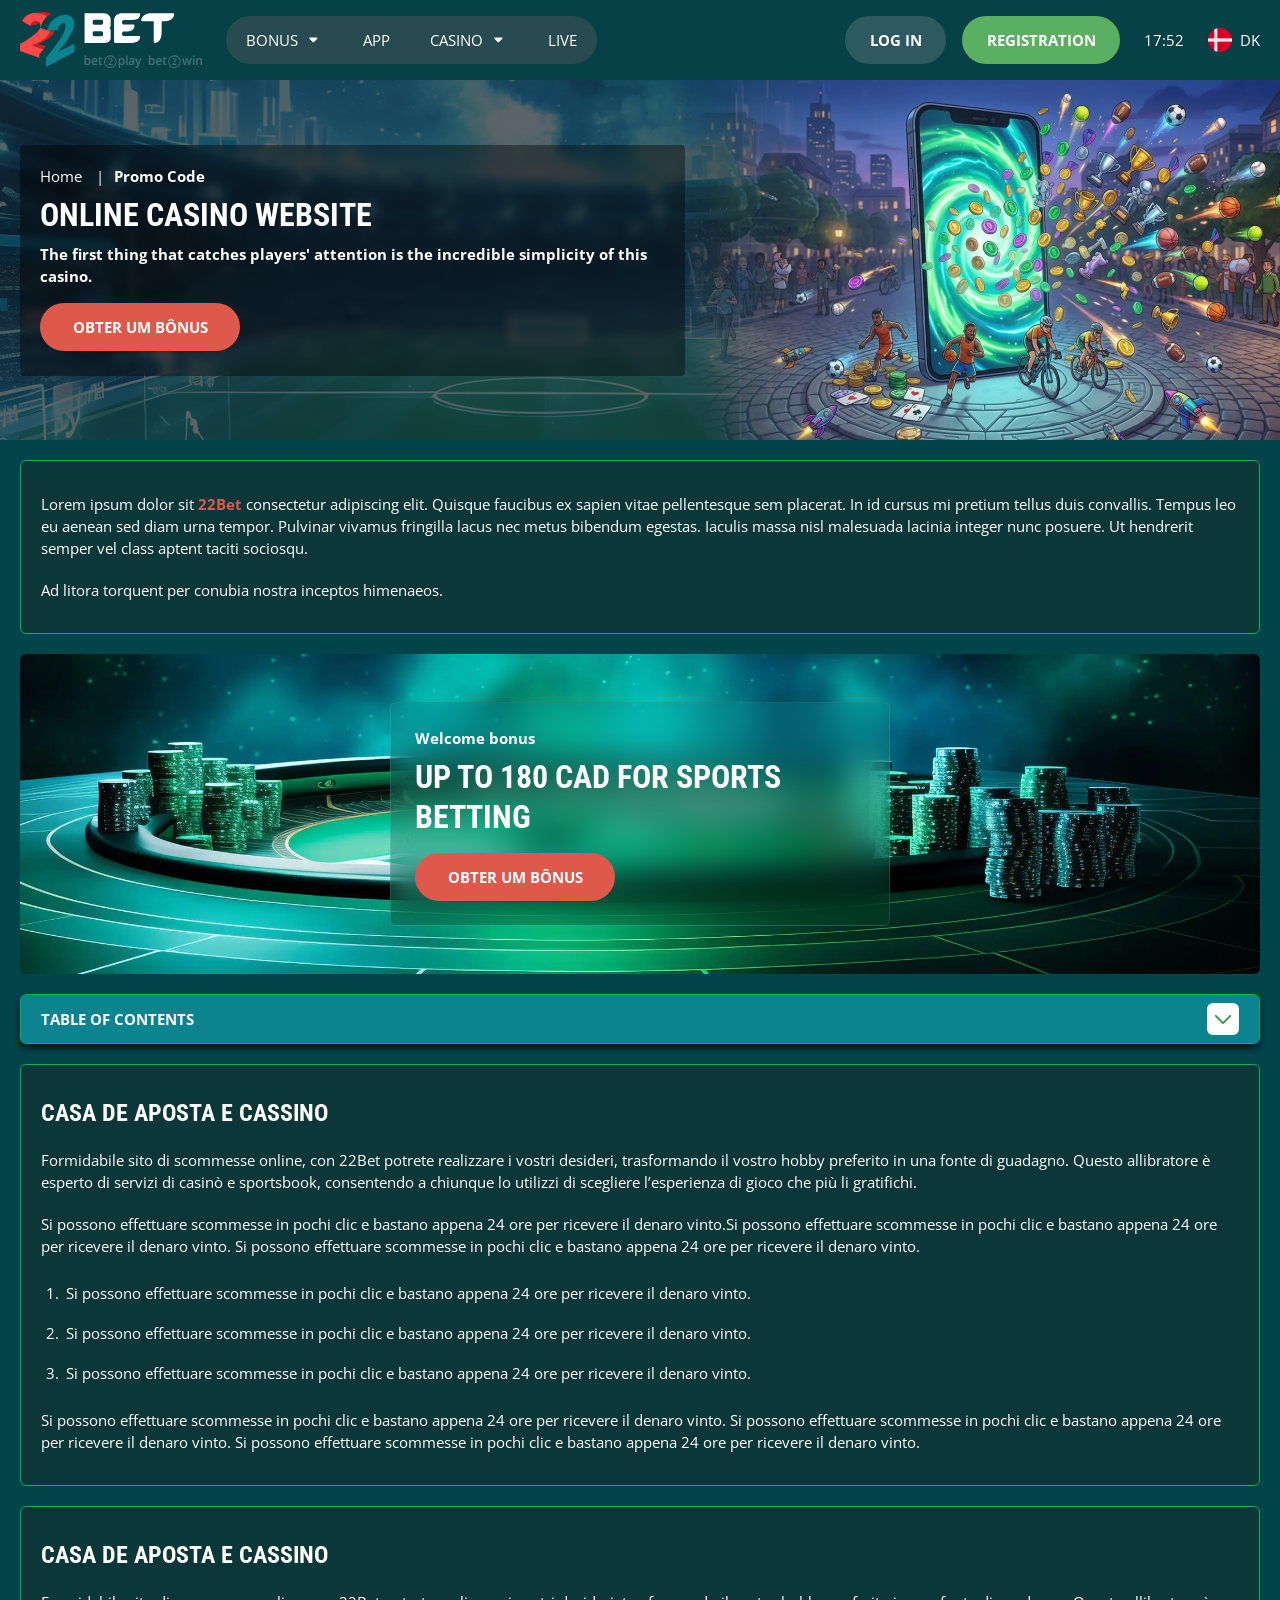
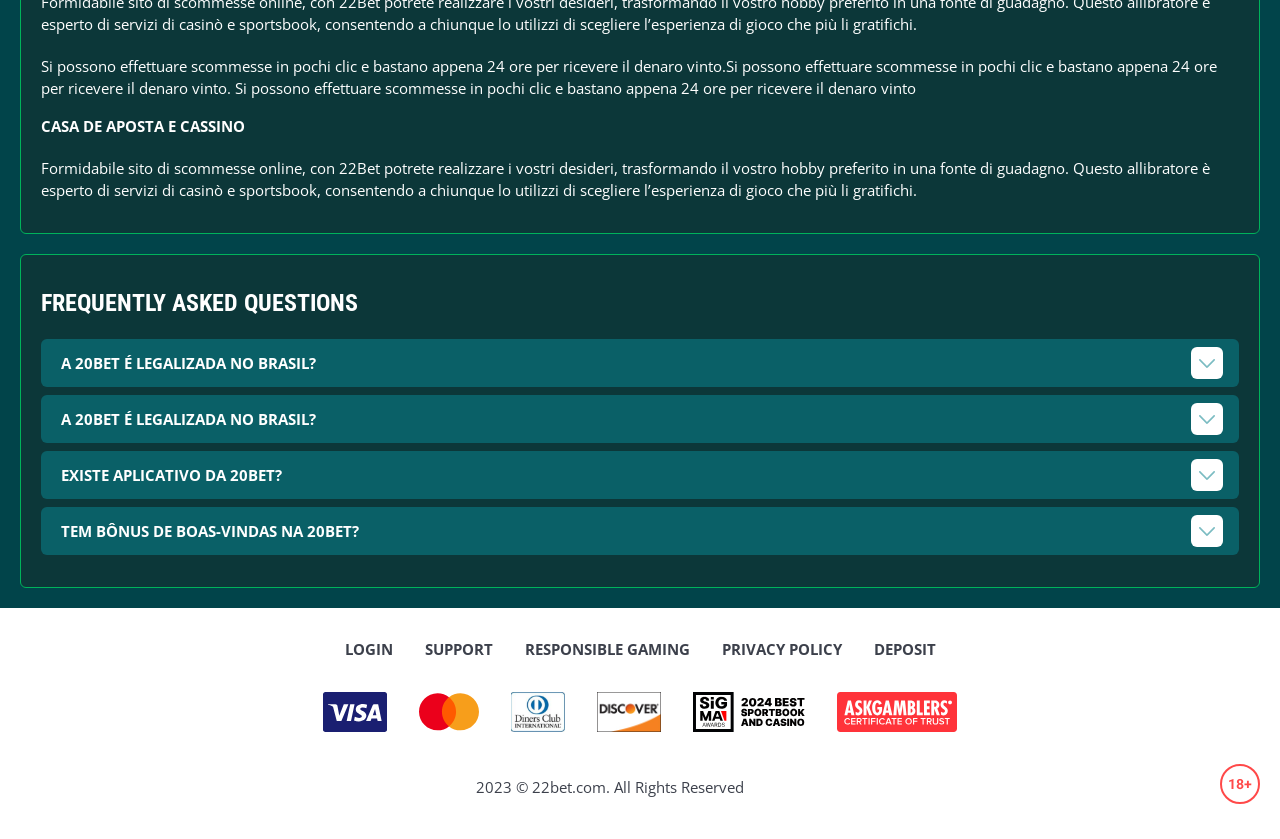
<file: promoCode.html>
<!DOCTYPE html>
<html lang="dk">
  <head>
    <meta charset="UTF-8" />
   
    <meta name="viewport" content="width=device-width, initial-scale=1.0" />
    <title>22Bet </title>
    <meta name="description" content />
    <meta property="og:site_name" content />
    <meta property="og:title" content />
    <meta property="og:type" content="website" />
    <meta property="og:url" content />
    <meta property="og:image" content />
    <meta property="og:image:alt" content />
    <meta property="og:locale" content="dk" />
    <meta property="og:description" content />
    <link rel="preconnect" href="https://fonts.googleapis.com" />
    <link rel="preconnect" href="https://fonts.gstatic.com" crossorigin="anonymous" />
   <link href="https://fonts.googleapis.com/css2?family=Open+Sans:ital,wght@0,300..800;1,300..800&display=swap" rel="stylesheet">
<link href="https://fonts.googleapis.com/css?family=Roboto+Condensed&display=swap" rel="stylesheet">

   <link rel="stylesheet" href="./css/reset.css" />
    <link rel="stylesheet" href="./css/main.css" />
    <link rel="stylesheet" href="./css/media.css"/>
    <link rel="icon" href="./images/Group.png" type="image/x-icon"/>
    <script
    src="https://code.jquery.com/jquery-3.6.1.min.js"
    integrity="sha256-o88AwQnZB+VDvE9tvIXrMQaPlFFSUTR+nldQm1LuPXQ="
    crossorigin="anonymous"
  ></script>
  </head>
  <body>
    <header class="header">
      <section class="content header__content">
        <a href="./index.html" class="logo header__logo"
          ><img src="./images/logo.svg" alt="logo" title
        /></a>
        <button class="header__btn-menu" >
          <svg width="16px" height="16px" viewBox="0 0 16 16" xmlns="http://www.w3.org/2000/svg">
              <rect y="0" width="16" height="3" rx="1.5"></rect>
              <rect y="6.5" width="16" height="3" rx="1.5"></rect>
              <rect y="13" width="16" height="3" rx="1.5"></rect>
            </svg>
        </button>

          <nav class="menu header__menu">
            <ul class="header__menu-list">
                
              <li class="">
              <div class="header__menu-wrapper">
                <div class="js-button-expander js-button-expander--menu" >
                <a href="./bonus.html" >
                <span>Bonus</span>
              </a>
              </div>
              <div class="header__menu-wrap js-expand-content js-expand-content--menu">
                <ul >
                  <li>
                    <a href="./freeSpins.html">
                    <span>Free Spins</span>
                  </a></li>
                  <li><a href="./promoCode.html">
                    <span>Promo Code</span>
                  </a>
                </li>
                  <li><a href="./welcomeBonus.html">
                    <span>Welcome Bonus</span>
                  </a>
                </li>
                <li><a href="./vip.html">
                    <span>VIP</span>
                  </a>
                </li>
                </ul>
              </div>
              </div>
               <a href="./bonus.html" class="header__menu-item">
                <span>Bonus</span>
              </a>
            </li>
              <li>
                <a href="./app.html">
                 App
                </a>
              </li>
              
              <li class="">
              <div class="header__menu-wrapper">
                <div class="js-button-expander js-button-expander--menu" >
                <a href="./casino.html" >
                <span> Casino</span>
              </a>
              </div>
              <div class="header__menu-wrap js-expand-content js-expand-content--menu">
                <ul >
                  <li>
                    <a href="./slots.html">
                    <span>Slots</span>
                  </a></li>
                 
                </ul>
              </div>
              </div>
               <a href="./casino.html" class="header__menu-item">
                <span>Casino</span>
              </a>
            </li>
               <li>
                <a href="./live.html">
               Live
                </a>
              </li>
              <li>
                    <a href="./freeSpins.html">
                    <span>Free Spins</span>
                  </a></li>
                  <li><a href="./promoCode.html">
                    <span>Promo Code</span>
                  </a>
                </li>
                  <li><a href="./welcomeBonus.html">
                    <span>Welcome Bonus</span>
                  </a>
                </li>
                <li><a href="./vip.html">
                    <span>VIP</span>
                  </a>
                </li>
             <li>
                    <a href="./slots.html">
                    <span>Slots</span>
                  </a></li>
             
             
            </ul>
            <div class="header__button header__button-menu " >
              <a href="#" class="button  button__login-menu">log in</a>
              <a href="#" class="button button__menu">registration</a>
            </div>
           
          </nav>
            <a href="#" class="button button__login">log in</a>
            <a href="#" class="button button__singup">registration</a>
            <div id="clock" class="header__time">00:00</div>
            <a href="#" class="header__flag">
                <span><img src="./images/flag.png" alt="flag" title /></span>
                <span>dk</span>
              </a>
      </section>
    </header>
     <main class="main home main-page">
        <section class=" hero hero__page">
           
            <div class="background background-page">
              <img src="./images/layout-images/bg-promoCode.webp" alt="hero" title />
              
            </div>
            <div class="hero__wrapper hero__wrapper-page">
              <div class="hero__data hero__data-bonus">
                <ul
                class="breadcrumbs "
                
              >
                <li
                  
                >
                  <a href="/" >
                    <span >Home</span></a
                  >
                 
                </li>
                <li
                  
                >
                  <a href="#" > <span >Promo Code</span></a>
                 
                </li>
              </ul>
                <h1 class="title general hero__title">
                  Online Casino Website
                </h1>
                 <p class="hero__text">The first thing that catches players' attention is the incredible simplicity of this casino.</p>
               
                <a href="#" class="button  hero__button ">Obter um Bônus</a>
               
              </div>
             
            </div>
          </section>
      <section class="main__wrap main__wrap-page">
       
       <section class="content__wrapper content__wrapper-page">

         
        
       
          <section class="content article">
            <p>
             Lorem ipsum dolor sit <a href="#">22Bet</a> consectetur adipiscing elit. Quisque faucibus ex sapien vitae pellentesque sem placerat. In id cursus mi pretium tellus duis convallis. Tempus leo eu aenean sed diam urna tempor. Pulvinar vivamus fringilla lacus nec metus bibendum egestas. Iaculis massa nisl malesuada lacinia integer nunc posuere. Ut hendrerit semper vel class aptent taciti sociosqu.
            </p>
            <p>
             Ad litora torquent per conubia nostra inceptos himenaeos.
            </p>
          </section>
         
             
             <section class="content banner banner__end">
            <div class="background banner__background ">
              
              <img src="./images/layout-images/banner-promoCode.webp" alt="banner" title />
              
            </div>
            <div class="banner__info">
              <p class="banner__subtitle">Welcome bonus</p>
              <h2 class="title high banner__title-main">
                  
               up to 180 CAD
for sports betting
              </h2>
            
              <a href="#" class="button banner__button">Obter um Bônus</a>
            </div>
          </section>
        
              <section class="content menu-review__content">
              

            
                <div class="menu__review-desk menu__review-content">Table of Contents</div>
                <ul class="menu__review menu__review-list">
                  <li><a href="#">Casa de Aposta e Cassino</a></li>
                    <li><a href="#">Casa de Aposta e Cassino</a></li>
                      <li><a href="#">Casa de Aposta e Cassino</a></li>
                        <li><a href="#">Casa de Aposta e Cassino</a></li>
                          <li><a href="#">Frequently Asked Questions</a></li>
                 
                </ul>
             
          
          </section>
          
        
          <section class="content article">
            <h2 class="title high article__title">Casa de Aposta e Cassino</h2>
             
            <p>
             Formidabile sito di scommesse online, con 22Bet potrete realizzare i vostri desideri, trasformando il vostro hobby preferito in una fonte di guadagno. Questo allibratore è esperto di servizi di casinò e sportsbook, consentendo a chiunque lo utilizzi di scegliere l’esperienza di gioco che più li gratifichi.
            </p>
            <p>
             Si possono effettuare scommesse in pochi clic e bastano appena 24 ore per ricevere il denaro vinto.Si possono effettuare scommesse in pochi clic e bastano appena 24 ore per ricevere il denaro vinto. Si possono effettuare scommesse in pochi clic e bastano appena 24 ore per ricevere il denaro vinto.
            </p>
           <ol>
              <li>Si possono effettuare scommesse in pochi clic e bastano appena 24 ore per ricevere il denaro vinto.</li>
              <li>Si possono effettuare scommesse in pochi clic e bastano appena 24 ore per ricevere il denaro vinto.</li>
              <li>Si possono effettuare scommesse in pochi clic e bastano appena 24 ore per ricevere il denaro vinto.</li>
            </ol>
            <p>Si possono effettuare scommesse in pochi clic e bastano appena 24 ore per ricevere il denaro vinto. Si possono effettuare scommesse in pochi clic e bastano appena 24 ore per ricevere il denaro vinto. Si possono effettuare scommesse in pochi clic e bastano appena 24 ore per ricevere il denaro vinto.</p>
          </section>
         
         
           <section class="content article">
            <h2 class="title high article__title">Casa de Aposta e Cassino</h2>
            <p>Formidabile sito di scommesse online, con 22Bet potrete realizzare i vostri desideri, trasformando il vostro hobby preferito in una fonte di guadagno. Questo allibratore è esperto di servizi di casinò e sportsbook, consentendo a chiunque lo utilizzi di scegliere l’esperienza di gioco che più li gratifichi.</p>
            <p>Si possono effettuare scommesse in pochi clic e bastano appena 24 ore per ricevere il denaro vinto.Si possono effettuare scommesse in pochi clic e bastano appena 24 ore per ricevere il denaro vinto. Si possono effettuare scommesse in pochi clic e bastano appena 24 ore per ricevere il denaro vinto</p>
            <h3>Casa de Aposta e Cassino</h3>
            <p>Formidabile sito di scommesse online, con 22Bet potrete realizzare i vostri desideri, trasformando il vostro hobby preferito in una fonte di guadagno. Questo allibratore è esperto di servizi di casinò e sportsbook, consentendo a chiunque lo utilizzi di scegliere l’esperienza di gioco che più li gratifichi.</p>
           </section>

          <section class="content faq">
            <h2 class="title high faq__title">Frequently Asked Questions</h2>
            <ul class="faq__list " >
              <li class="faq__item"  >
                <h3 class="title medium faq__subtitle js-button-expander js-button-expander--faq"  >A 20Bet é legalizada no Brasil?
                 </h3>
                <div  class="faq__answer js-expand-content js-expand-content--faq" >
                  <p  >
                    Sim, a casa de apostas tem licença emitida por Curaçao, que é reconhecida no Brasil e a permite atuar por aqui.
                  </p>
                </div>
              </li>
              <li class="faq__item"  >
                <h3 class="title medium faq__subtitle js-button-expander js-button-expander--faq"  >A 20Bet é legalizada no Brasil?</h3>
                <div class="faq__answer js-expand-content js-expand-content--faq" >
                  <p  >
                    Sim, a casa de apostas tem licença emitida por Curaçao, que é reconhecida no Brasil e a permite atuar por aqui.
                  </p>
                </div>
              </li> 
              <li class="faq__item"  >
                <h3 class="title medium faq__subtitle js-button-expander js-button-expander--faq"  >Existe aplicativo da 20Bet?</h3>
                <div class="faq__answer js-expand-content js-expand-content--faq" >
                  <p  >
                   Sim, disponível para sistemas operacionais iOS e Android.
                  </p>
                </div>
              </li> 
              <li class="faq__item"  >
                <h3 class="title medium faq__subtitle js-button-expander js-button-expander--faq"  >Tem bônus de boas-vindas na 20Bet?</h3>
                <div class="faq__answer js-expand-content js-expand-content--faq" >
                  <p  >
                   O pacote especial para novos usuários da 20Bet paga 100% sobre o primeiro depósito, com limite de 600 BRL.
                  </p>
                </div>
              </li> 
             
            </ul>
          </section>
          
        </section> 
      
        <div class=""  onclick="scrollToTop()">
          <button class="main__arrow" id="scrollToTopBtn"></button>
        </div> 
        
      </section>
    </main> 
   <footer class=" footer ">
      <section class="content footer__content">
        <ul class="footer__menu">
         <li><a href="./login.html">Login</a></li>
         <li><a href="./support.html">Support</a></li>
         <li><a href="./responsible.html">Responsible Gaming</a></li>
         <li><a href="./policy.html">Privacy Policy</a></li>
         <li><a href="./deposit.html">Deposit</a></li>
        </ul>
       
          <ul class="footer__cards-list">
           
            <li>
              <a href="#"
                ><img src="./images/visa.svg" alt="cardvisa" title
              /></a>
            </li>
            <li>
              <a href="#"
                ><img
                  src="./images/mastercard.svg"
                  alt="mastercard"
                  title
              /></a>
            </li>
            <li>
                <a href="#"
                  ><img src="./images/diners.svg" alt="diners" title
                /></a>
              </li>
              <li>
                <a href="#"
                  ><img src="./images/discover.svg" alt="discover" title
                /></a>
              </li>
              <li>
                <a href="#"
                  ><img src="./images/sigma.svg" alt="sigma" title
                /></a>
              </li>
              <li>
                <a href="#"
                  ><img src="./images/ask.svg" alt="ask" title
                /></a>
              </li>
            
          </ul>
       
        <div class="footer__wrapp">
          <div class="footer__text">
           
            <p>2023 &copy; 22bet.com. All Rights Reserved
</p>
           
          </div>
          <div class="footer__age">
            <img src="./images/age.svg" alt="age" title />
          </div>
        </div>
      
      </section>
    </footer>
    <script src="./js/arrowUp.js" defer></script>
    <script src="./js/sidebar.js" defer></script>
    <script src="./js/expander.js" defer></script>
    <script src="./js/mobile-menu.js" defer></script>
    <script src="./js/clock.js" defer></script>
  </body>
</html>
</file>
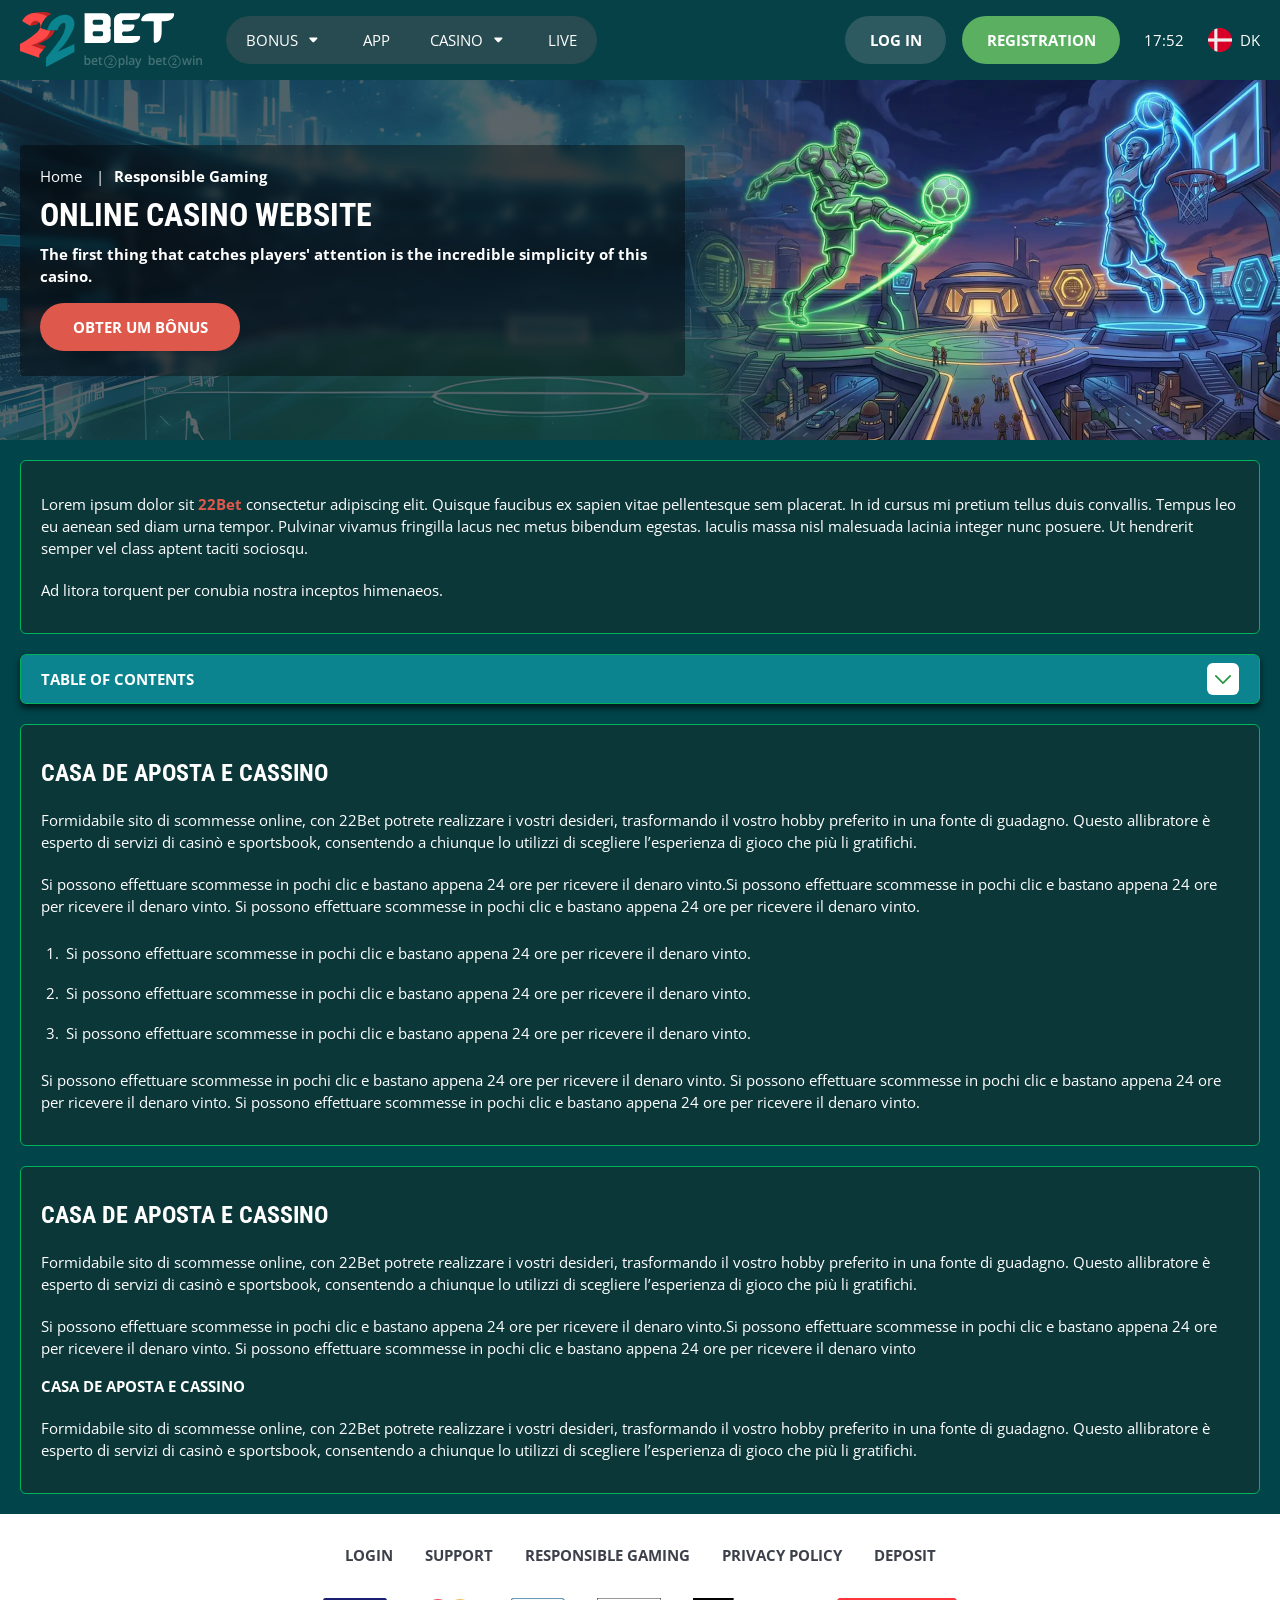
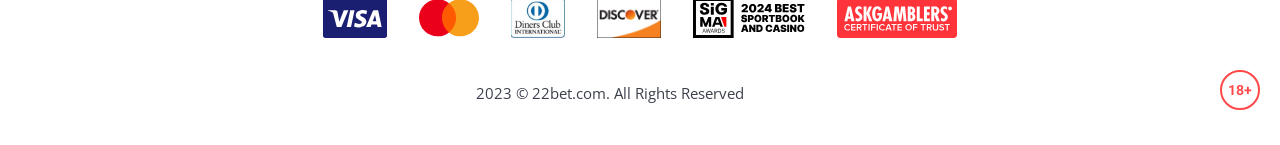
<file: responsible.html>
<!DOCTYPE html>
<html lang="dk">
  <head>
    <meta charset="UTF-8" />
   
    <meta name="viewport" content="width=device-width, initial-scale=1.0" />
    <title>22Bet </title>
    <meta name="description" content />
    <meta property="og:site_name" content />
    <meta property="og:title" content />
    <meta property="og:type" content="website" />
    <meta property="og:url" content />
    <meta property="og:image" content />
    <meta property="og:image:alt" content />
    <meta property="og:locale" content="dk" />
    <meta property="og:description" content />
    <link rel="preconnect" href="https://fonts.googleapis.com" />
    <link rel="preconnect" href="https://fonts.gstatic.com" crossorigin="anonymous" />
   <link href="https://fonts.googleapis.com/css2?family=Open+Sans:ital,wght@0,300..800;1,300..800&display=swap" rel="stylesheet">
<link href="https://fonts.googleapis.com/css?family=Roboto+Condensed&display=swap" rel="stylesheet">

   <link rel="stylesheet" href="./css/reset.css" />
    <link rel="stylesheet" href="./css/main.css" />
    <link rel="stylesheet" href="./css/media.css"/>
    <link rel="icon" href="./images/Group.png" type="image/x-icon"/>
    <script
    src="https://code.jquery.com/jquery-3.6.1.min.js"
    integrity="sha256-o88AwQnZB+VDvE9tvIXrMQaPlFFSUTR+nldQm1LuPXQ="
    crossorigin="anonymous"
  ></script>
  </head>
  <body>
    <header class="header">
      <section class="content header__content">
        <a href="./index.html" class="logo header__logo"
          ><img src="./images/logo.svg" alt="logo" title
        /></a>
        <button class="header__btn-menu" >
          <svg width="16px" height="16px" viewBox="0 0 16 16" xmlns="http://www.w3.org/2000/svg">
              <rect y="0" width="16" height="3" rx="1.5"></rect>
              <rect y="6.5" width="16" height="3" rx="1.5"></rect>
              <rect y="13" width="16" height="3" rx="1.5"></rect>
            </svg>
        </button>

          <nav class="menu header__menu">
            <ul class="header__menu-list">
                
              <li class="">
              <div class="header__menu-wrapper">
                <div class="js-button-expander js-button-expander--menu" >
                <a href="./bonus.html" >
                <span>Bonus</span>
              </a>
              </div>
              <div class="header__menu-wrap js-expand-content js-expand-content--menu">
                <ul >
                  <li>
                    <a href="./freeSpins.html">
                    <span>Free Spins</span>
                  </a></li>
                  <li><a href="./promoCode.html">
                    <span>Promo Code</span>
                  </a>
                </li>
                  <li><a href="./welcomeBonus.html">
                    <span>Welcome Bonus</span>
                  </a>
                </li>
                <li><a href="./vip.html">
                    <span>VIP</span>
                  </a>
                </li>
                </ul>
              </div>
              </div>
               <a href="./bonus.html" class="header__menu-item">
                <span>Bonus</span>
              </a>
            </li>
              <li>
                <a href="./app.html">
                 App
                </a>
              </li>
              
              <li class="">
              <div class="header__menu-wrapper">
                <div class="js-button-expander js-button-expander--menu" >
                <a href="./casino.html" >
                <span> Casino</span>
              </a>
              </div>
              <div class="header__menu-wrap js-expand-content js-expand-content--menu">
                <ul >
                  <li>
                    <a href="./slots.html">
                    <span>Slots</span>
                  </a></li>
                 
                </ul>
              </div>
              </div>
               <a href="./casino.html" class="header__menu-item">
                <span>Casino</span>
              </a>
            </li>
               <li>
                <a href="./live.html">
               Live
                </a>
              </li>
              <li>
                    <a href="./freeSpins.html">
                    <span>Free Spins</span>
                  </a></li>
                  <li><a href="./promoCode.html">
                    <span>Promo Code</span>
                  </a>
                </li>
                  <li><a href="./welcomeBonus.html">
                    <span>Welcome Bonus</span>
                  </a>
                </li>
                <li><a href="./vip.html">
                    <span>VIP</span>
                  </a>
                </li>
             <li>
                    <a href="./slots.html">
                    <span>Slots</span>
                  </a></li>
             
             
            </ul>
            <div class="header__button header__button-menu " >
              <a href="#" class="button  button__login-menu">log in</a>
              <a href="#" class="button button__menu">registration</a>
            </div>
           
          </nav>
            <a href="#" class="button button__login">log in</a>
            <a href="#" class="button button__singup">registration</a>
            <div id="clock" class="header__time">00:00</div>
            <a href="#" class="header__flag">
                <span><img src="./images/flag.png" alt="flag" title /></span>
                <span>dk</span>
              </a>
      </section>
    </header>
     <main class="main home main-page">
        <section class=" hero hero__page">
           
            <div class="background ">
              <img src="./images/layout-images/bg-responsible.webp" alt="hero" title />
              
            </div>
            <div class="hero__wrapper hero__wrapper-page">
              <div class="hero__data hero__data-bonus">
                <ul
                class="breadcrumbs "
                
              >
                <li
                  
                >
                  <a href="/" >
                    <span >Home</span></a
                  >
                 
                </li>
                <li
                  
                >
                  <a href="#" > <span >Responsible Gaming</span></a>
                 
                </li>
              </ul>
                <h1 class="title general hero__title">
                  Online Casino Website
                </h1>
                 <p class="hero__text">The first thing that catches players' attention is the incredible simplicity of this casino.</p>
               
                <a href="#" class="button  hero__button ">Obter um Bônus</a>
               
              </div>
             
            </div>
          </section>
      <section class="main__wrap main__wrap-page">
       
       <section class="content__wrapper content__wrapper-page">

         
        
       
          <section class="content article">
            <p>
             Lorem ipsum dolor sit <a href="#">22Bet</a> consectetur adipiscing elit. Quisque faucibus ex sapien vitae pellentesque sem placerat. In id cursus mi pretium tellus duis convallis. Tempus leo eu aenean sed diam urna tempor. Pulvinar vivamus fringilla lacus nec metus bibendum egestas. Iaculis massa nisl malesuada lacinia integer nunc posuere. Ut hendrerit semper vel class aptent taciti sociosqu.
            </p>
            <p>
             Ad litora torquent per conubia nostra inceptos himenaeos.
            </p>
          </section>
        
        
              <section class="content menu-review__content">
              

            
                <div class="menu__review-desk menu__review-content">Table of Contents</div>
                <ul class="menu__review menu__review-list">
                  <li><a href="#">Casa de Aposta e Cassino</a></li>
                    <li><a href="#">Casa de Aposta e Cassino</a></li>
                      <li><a href="#">Casa de Aposta e Cassino</a></li>
                        <li><a href="#">Casa de Aposta e Cassino</a></li>
                          <li><a href="#">Frequently Asked Questions</a></li>
                 
                </ul>
             
          
          </section>
          
        
          <section class="content article">
            <h2 class="title high article__title">Casa de Aposta e Cassino</h2>
             
            <p>
             Formidabile sito di scommesse online, con 22Bet potrete realizzare i vostri desideri, trasformando il vostro hobby preferito in una fonte di guadagno. Questo allibratore è esperto di servizi di casinò e sportsbook, consentendo a chiunque lo utilizzi di scegliere l’esperienza di gioco che più li gratifichi.
            </p>
            <p>
             Si possono effettuare scommesse in pochi clic e bastano appena 24 ore per ricevere il denaro vinto.Si possono effettuare scommesse in pochi clic e bastano appena 24 ore per ricevere il denaro vinto. Si possono effettuare scommesse in pochi clic e bastano appena 24 ore per ricevere il denaro vinto.
            </p>
           <ol>
              <li>Si possono effettuare scommesse in pochi clic e bastano appena 24 ore per ricevere il denaro vinto.</li>
              <li>Si possono effettuare scommesse in pochi clic e bastano appena 24 ore per ricevere il denaro vinto.</li>
              <li>Si possono effettuare scommesse in pochi clic e bastano appena 24 ore per ricevere il denaro vinto.</li>
            </ol>
            <p>Si possono effettuare scommesse in pochi clic e bastano appena 24 ore per ricevere il denaro vinto. Si possono effettuare scommesse in pochi clic e bastano appena 24 ore per ricevere il denaro vinto. Si possono effettuare scommesse in pochi clic e bastano appena 24 ore per ricevere il denaro vinto.</p>
          </section>
         
         
           <section class="content article">
            <h2 class="title high article__title">Casa de Aposta e Cassino</h2>
            <p>Formidabile sito di scommesse online, con 22Bet potrete realizzare i vostri desideri, trasformando il vostro hobby preferito in una fonte di guadagno. Questo allibratore è esperto di servizi di casinò e sportsbook, consentendo a chiunque lo utilizzi di scegliere l’esperienza di gioco che più li gratifichi.</p>
            <p>Si possono effettuare scommesse in pochi clic e bastano appena 24 ore per ricevere il denaro vinto.Si possono effettuare scommesse in pochi clic e bastano appena 24 ore per ricevere il denaro vinto. Si possono effettuare scommesse in pochi clic e bastano appena 24 ore per ricevere il denaro vinto</p>
            <h3>Casa de Aposta e Cassino</h3>
            <p>Formidabile sito di scommesse online, con 22Bet potrete realizzare i vostri desideri, trasformando il vostro hobby preferito in una fonte di guadagno. Questo allibratore è esperto di servizi di casinò e sportsbook, consentendo a chiunque lo utilizzi di scegliere l’esperienza di gioco che più li gratifichi.</p>
           </section>

        </section> 
      
        <div class=""  onclick="scrollToTop()">
          <button class="main__arrow" id="scrollToTopBtn"></button>
        </div> 
        
      </section>
    </main> 
     <footer class=" footer ">
      <section class="content footer__content">
        <ul class="footer__menu">
         <li><a href="./login.html">Login</a></li>
         <li><a href="./support.html">Support</a></li>
         <li><a href="./responsible.html">Responsible Gaming</a></li>
         <li><a href="./policy.html">Privacy Policy</a></li>
         <li><a href="./deposit.html">Deposit</a></li>
        </ul>
       
          <ul class="footer__cards-list">
           
            <li>
              <a href="#"
                ><img src="./images/visa.svg" alt="cardvisa" title
              /></a>
            </li>
            <li>
              <a href="#"
                ><img
                  src="./images/mastercard.svg"
                  alt="mastercard"
                  title
              /></a>
            </li>
            <li>
                <a href="#"
                  ><img src="./images/diners.svg" alt="diners" title
                /></a>
              </li>
              <li>
                <a href="#"
                  ><img src="./images/discover.svg" alt="discover" title
                /></a>
              </li>
              <li>
                <a href="#"
                  ><img src="./images/sigma.svg" alt="sigma" title
                /></a>
              </li>
              <li>
                <a href="#"
                  ><img src="./images/ask.svg" alt="ask" title
                /></a>
              </li>
            
          </ul>
       
        <div class="footer__wrapp">
          <div class="footer__text">
           
            <p>2023 &copy; 22bet.com. All Rights Reserved
</p>
           
          </div>
          <div class="footer__age">
            <img src="./images/age.svg" alt="age" title />
          </div>
        </div>
      
      </section>
    </footer>
    <script src="./js/arrowUp.js" defer></script>
    <script src="./js/sidebar.js" defer></script>
    <script src="./js/expander.js" defer></script>
    <script src="./js/mobile-menu.js" defer></script>
    <script src="./js/clock.js" defer></script>
  </body>
</html>
</file>
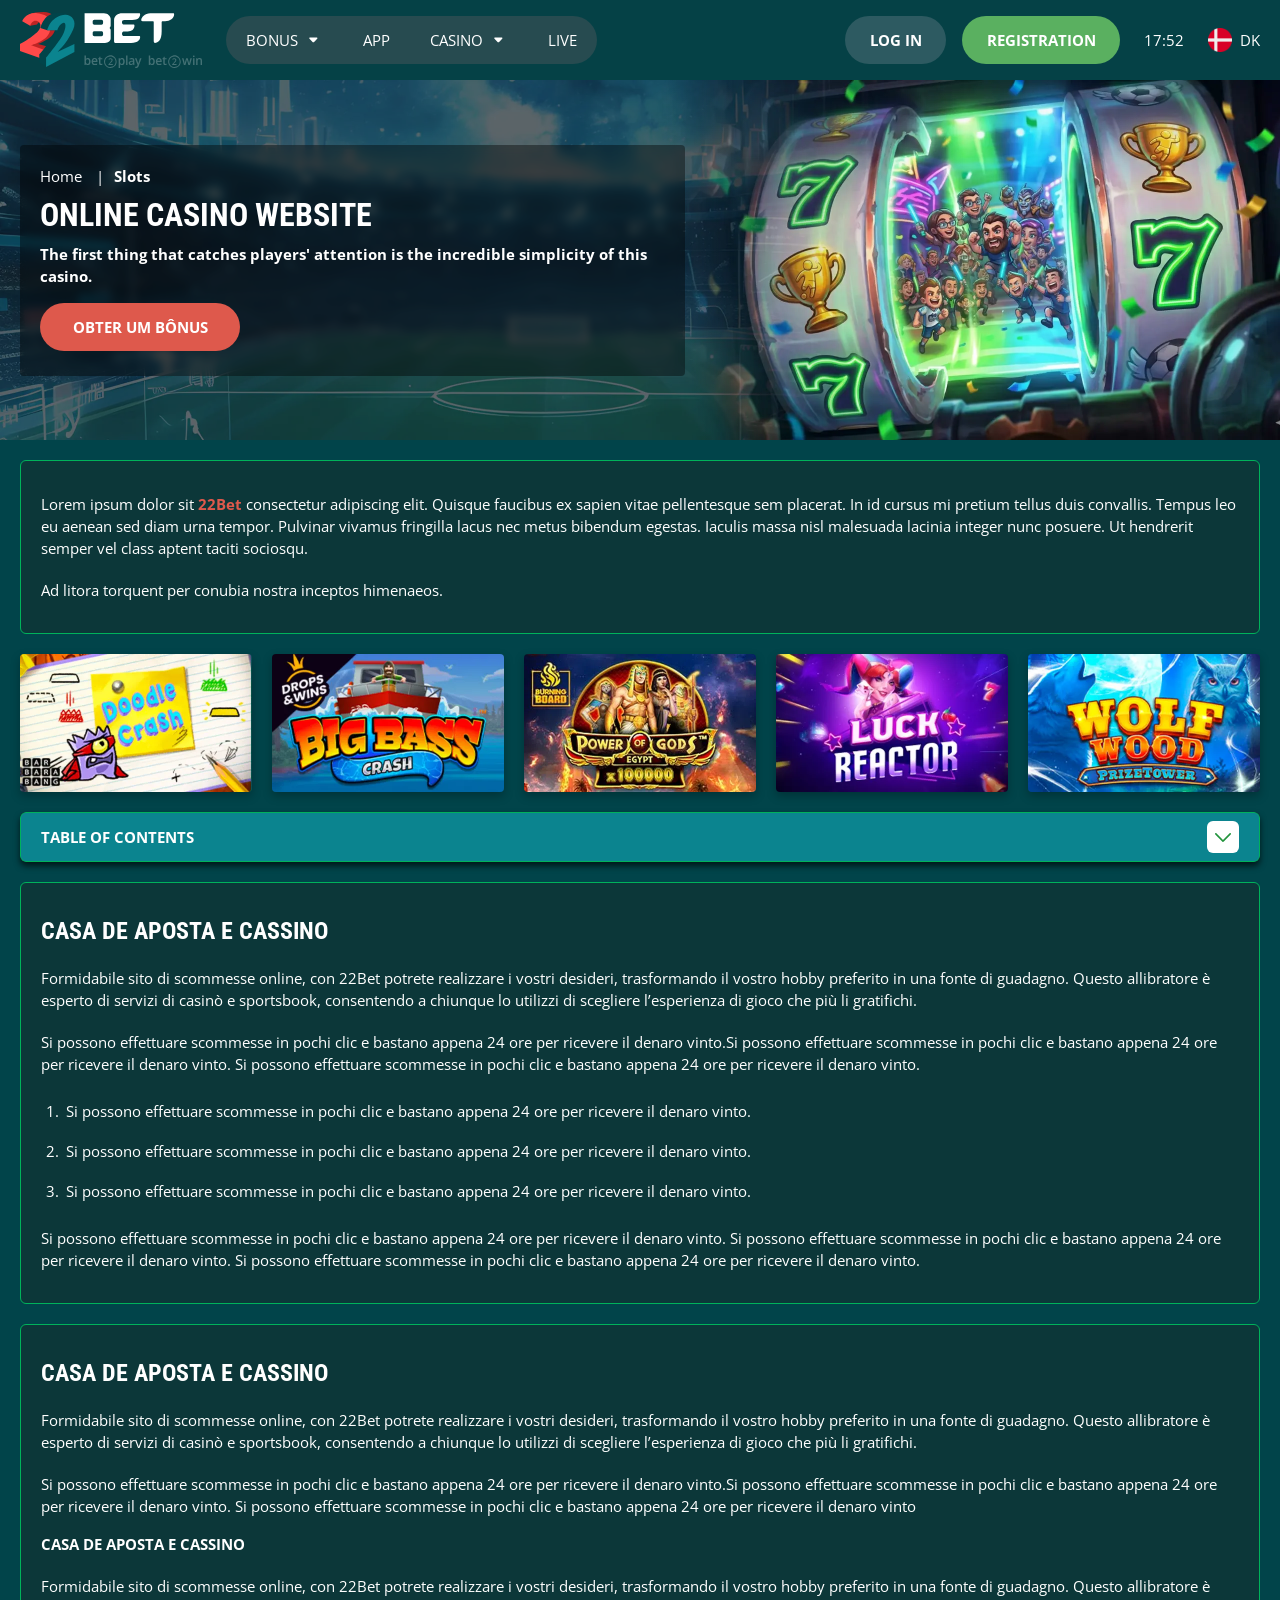
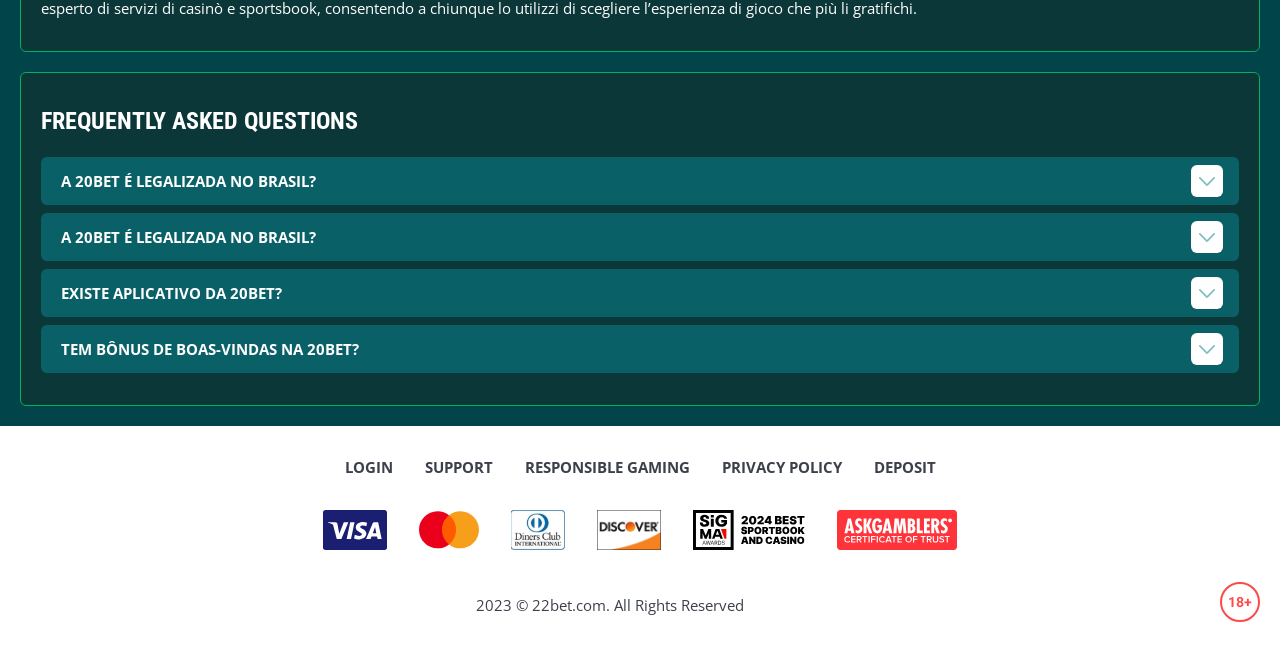
<file: slots.html>
<!DOCTYPE html>
<html lang="dk">
  <head>
    <meta charset="UTF-8" />
   
    <meta name="viewport" content="width=device-width, initial-scale=1.0" />
    <title>22Bet </title>
    <meta name="description" content />
    <meta property="og:site_name" content />
    <meta property="og:title" content />
    <meta property="og:type" content="website" />
    <meta property="og:url" content />
    <meta property="og:image" content />
    <meta property="og:image:alt" content />
    <meta property="og:locale" content="dk" />
    <meta property="og:description" content />
    <link rel="preconnect" href="https://fonts.googleapis.com" />
    <link rel="preconnect" href="https://fonts.gstatic.com" crossorigin="anonymous" />
   <link href="https://fonts.googleapis.com/css2?family=Open+Sans:ital,wght@0,300..800;1,300..800&display=swap" rel="stylesheet">
<link href="https://fonts.googleapis.com/css?family=Roboto+Condensed&display=swap" rel="stylesheet">

   <link rel="stylesheet" href="./css/reset.css" />
    <link rel="stylesheet" href="./css/main.css" />
    <link rel="stylesheet" href="./css/media.css"/>
    <link rel="icon" href="./images/Group.png" type="image/x-icon"/>
    <script
    src="https://code.jquery.com/jquery-3.6.1.min.js"
    integrity="sha256-o88AwQnZB+VDvE9tvIXrMQaPlFFSUTR+nldQm1LuPXQ="
    crossorigin="anonymous"
  ></script>
  </head>
  <body>
    <header class="header">
      <section class="content header__content">
        <a href="./index.html" class="logo header__logo"
          ><img src="./images/logo.svg" alt="logo" title
        /></a>
        <button class="header__btn-menu" >
          <svg width="16px" height="16px" viewBox="0 0 16 16" xmlns="http://www.w3.org/2000/svg">
              <rect y="0" width="16" height="3" rx="1.5"></rect>
              <rect y="6.5" width="16" height="3" rx="1.5"></rect>
              <rect y="13" width="16" height="3" rx="1.5"></rect>
            </svg>
        </button>

          <nav class="menu header__menu">
            <ul class="header__menu-list">
                
              <li class="">
              <div class="header__menu-wrapper">
                <div class="js-button-expander js-button-expander--menu" >
                <a href="./bonus.html" >
                <span>Bonus</span>
              </a>
              </div>
              <div class="header__menu-wrap js-expand-content js-expand-content--menu">
                <ul >
                  <li>
                    <a href="./freeSpins.html">
                    <span>Free Spins</span>
                  </a></li>
                  <li><a href="./promoCode.html">
                    <span>Promo Code</span>
                  </a>
                </li>
                  <li><a href="./welcomeBonus.html">
                    <span>Welcome Bonus</span>
                  </a>
                </li>
                <li><a href="./vip.html">
                    <span>VIP</span>
                  </a>
                </li>
                </ul>
              </div>
              </div>
               <a href="./bonus.html" class="header__menu-item">
                <span>Bonus</span>
              </a>
            </li>
              <li>
                <a href="./app.html">
                 App
                </a>
              </li>
              
              <li class="">
              <div class="header__menu-wrapper">
                <div class="js-button-expander js-button-expander--menu" >
                <a href="./casino.html" >
                <span> Casino</span>
              </a>
              </div>
              <div class="header__menu-wrap js-expand-content js-expand-content--menu">
                <ul >
                  <li>
                    <a href="./slots.html">
                    <span>Slots</span>
                  </a></li>
                 
                </ul>
              </div>
              </div>
               <a href="./casino.html" class="header__menu-item">
                <span>Casino</span>
              </a>
            </li>
               <li>
                <a href="./live.html">
               Live
                </a>
              </li>
              <li>
                    <a href="./freeSpins.html">
                    <span>Free Spins</span>
                  </a></li>
                  <li><a href="./promoCode.html">
                    <span>Promo Code</span>
                  </a>
                </li>
                  <li><a href="./welcomeBonus.html">
                    <span>Welcome Bonus</span>
                  </a>
                </li>
                <li><a href="./vip.html">
                    <span>VIP</span>
                  </a>
                </li>
             <li>
                    <a href="./slots.html">
                    <span>Slots</span>
                  </a></li>
             
             
            </ul>
            <div class="header__button header__button-menu " >
              <a href="#" class="button  button__login-menu">log in</a>
              <a href="#" class="button button__menu">registration</a>
            </div>
           
          </nav>
            <a href="#" class="button button__login">log in</a>
            <a href="#" class="button button__singup">registration</a>
            <div id="clock" class="header__time">00:00</div>
            <a href="#" class="header__flag">
                <span><img src="./images/flag.png" alt="flag" title /></span>
                <span>dk</span>
              </a>
      </section>
    </header>
     <main class="main home main-page">
        <section class=" hero hero__page">
           
            <div class="background ">
              <img src="./images/slots/bg-slots.webp" alt="hero" title />
              
            </div>
            <div class="hero__wrapper hero__wrapper-page">
              <div class="hero__data hero__data-bonus">
                <ul
                class="breadcrumbs "
                
              >
                <li
                  
                >
                  <a href="/" >
                    <span >Home</span></a
                  >
                 
                </li>
                <li
                  
                >
                  <a href="#" > <span >Slots</span></a>
                 
                </li>
              </ul>
                <h1 class="title general hero__title">
                  Online Casino Website
                </h1>
                 <p class="hero__text">The first thing that catches players' attention is the incredible simplicity of this casino.</p>
               
                <a href="#" class="button  hero__button ">Obter um Bônus</a>
               
              </div>
             
            </div>
          </section>
      <section class="main__wrap main__wrap-page">
       
       <section class="content__wrapper content__wrapper-page">

         
        
       
          <section class="content article">
            <p>
             Lorem ipsum dolor sit <a href="#">22Bet</a> consectetur adipiscing elit. Quisque faucibus ex sapien vitae pellentesque sem placerat. In id cursus mi pretium tellus duis convallis. Tempus leo eu aenean sed diam urna tempor. Pulvinar vivamus fringilla lacus nec metus bibendum egestas. Iaculis massa nisl malesuada lacinia integer nunc posuere. Ut hendrerit semper vel class aptent taciti sociosqu.
            </p>
            <p>
             Ad litora torquent per conubia nostra inceptos himenaeos.
            </p>
          </section>
               <section class="content casino">
           
              <ul class="casino__list">
                <li class="casino__item">
                  <a href="#">  <div class="casino__wrapper">
                      <img class="casino__img" src="./images/slots/card-slots1.webp" alt="" title>
                    <div class="casino__hover casino__hover-live">
                        
                        <div class="casino-box">
                            
                        <span href="#" class="button  casino__buttons">Play now</span>
                        </div>
                    </div>
                    </div>
                    </a>
                </li>
                <li class="casino__item">
                   <a href="#">  <div class="casino__wrapper">
                      <img class="casino__img" src="./images/slots/card-slots2.webp" alt="" title>
                    <div class="casino__hover casino__hover-live">
                        
                        <div class="casino-box">
                            
                        <span href="#" class="button  casino__buttons">Play now</span>
                        </div>
                    </div>
                    </div>
                    </a>
                 
              </li>
              <li class="casino__item">
                 <a href="#">  <div class="casino__wrapper">
                      <img class="casino__img" src="./images/slots/card-slots3.webp" alt="" title>
                    <div class="casino__hover casino__hover-live">
                        
                        <div class="casino-box">
                            
                        <span href="#" class="button  casino__buttons">Play now</span>
                        </div>
                    </div>
                    </div>
                    </a>
               
            </li>
             <li class="casino__item">
                 <a href="#">  <div class="casino__wrapper">
                      <img class="casino__img" src="./images/slots/card-slots4.webp" alt="" title>
                    <div class="casino__hover casino__hover-live">
                        
                        <div class="casino-box">
                            
                        <span href="#" class="button  casino__buttons">Play now</span>
                        </div>
                    </div>
                    </div>
                    </a>
            </li>
           <li class="casino__item">
                 <a href="#">  <div class="casino__wrapper">
                      <img class="casino__img" src="./images/slots/card-slots5.webp" alt="" title>
                    <div class="casino__hover casino__hover-live">
                        
                        <div class="casino-box">
                            
                        <span href="#" class="button  casino__buttons">Play now</span>
                        </div>
                    </div>
                    </div>
                    </a>
            </li>
           
              </ul>
         </section>
             
        
        
              <section class="content menu-review__content">
              

            
                <div class="menu__review-desk menu__review-content">Table of Contents</div>
                <ul class="menu__review menu__review-list">
                  <li><a href="#">Casa de Aposta e Cassino</a></li>
                    <li><a href="#">Casa de Aposta e Cassino</a></li>
                      <li><a href="#">Casa de Aposta e Cassino</a></li>
                        <li><a href="#">Casa de Aposta e Cassino</a></li>
                          <li><a href="#">Frequently Asked Questions</a></li>
                 
                </ul>
             
          
          </section>
          
        
          <section class="content article">
            <h2 class="title high article__title">Casa de Aposta e Cassino</h2>
             
            <p>
             Formidabile sito di scommesse online, con 22Bet potrete realizzare i vostri desideri, trasformando il vostro hobby preferito in una fonte di guadagno. Questo allibratore è esperto di servizi di casinò e sportsbook, consentendo a chiunque lo utilizzi di scegliere l’esperienza di gioco che più li gratifichi.
            </p>
            <p>
             Si possono effettuare scommesse in pochi clic e bastano appena 24 ore per ricevere il denaro vinto.Si possono effettuare scommesse in pochi clic e bastano appena 24 ore per ricevere il denaro vinto. Si possono effettuare scommesse in pochi clic e bastano appena 24 ore per ricevere il denaro vinto.
            </p>
           <ol>
              <li>Si possono effettuare scommesse in pochi clic e bastano appena 24 ore per ricevere il denaro vinto.</li>
              <li>Si possono effettuare scommesse in pochi clic e bastano appena 24 ore per ricevere il denaro vinto.</li>
              <li>Si possono effettuare scommesse in pochi clic e bastano appena 24 ore per ricevere il denaro vinto.</li>
            </ol>
            <p>Si possono effettuare scommesse in pochi clic e bastano appena 24 ore per ricevere il denaro vinto. Si possono effettuare scommesse in pochi clic e bastano appena 24 ore per ricevere il denaro vinto. Si possono effettuare scommesse in pochi clic e bastano appena 24 ore per ricevere il denaro vinto.</p>
          </section>
         
         
           <section class="content article">
            <h2 class="title high article__title">Casa de Aposta e Cassino</h2>
            <p>Formidabile sito di scommesse online, con 22Bet potrete realizzare i vostri desideri, trasformando il vostro hobby preferito in una fonte di guadagno. Questo allibratore è esperto di servizi di casinò e sportsbook, consentendo a chiunque lo utilizzi di scegliere l’esperienza di gioco che più li gratifichi.</p>
            <p>Si possono effettuare scommesse in pochi clic e bastano appena 24 ore per ricevere il denaro vinto.Si possono effettuare scommesse in pochi clic e bastano appena 24 ore per ricevere il denaro vinto. Si possono effettuare scommesse in pochi clic e bastano appena 24 ore per ricevere il denaro vinto</p>
            <h3>Casa de Aposta e Cassino</h3>
            <p>Formidabile sito di scommesse online, con 22Bet potrete realizzare i vostri desideri, trasformando il vostro hobby preferito in una fonte di guadagno. Questo allibratore è esperto di servizi di casinò e sportsbook, consentendo a chiunque lo utilizzi di scegliere l’esperienza di gioco che più li gratifichi.</p>
           </section>

          <section class="content faq">
            <h2 class="title high faq__title">Frequently Asked Questions</h2>
            <ul class="faq__list " >
              <li class="faq__item"  >
                <h3 class="title medium faq__subtitle js-button-expander js-button-expander--faq"  >A 20Bet é legalizada no Brasil?
                 </h3>
                <div  class="faq__answer js-expand-content js-expand-content--faq" >
                  <p  >
                    Sim, a casa de apostas tem licença emitida por Curaçao, que é reconhecida no Brasil e a permite atuar por aqui.
                  </p>
                </div>
              </li>
              <li class="faq__item"  >
                <h3 class="title medium faq__subtitle js-button-expander js-button-expander--faq"  >A 20Bet é legalizada no Brasil?</h3>
                <div class="faq__answer js-expand-content js-expand-content--faq" >
                  <p  >
                    Sim, a casa de apostas tem licença emitida por Curaçao, que é reconhecida no Brasil e a permite atuar por aqui.
                  </p>
                </div>
              </li> 
              <li class="faq__item"  >
                <h3 class="title medium faq__subtitle js-button-expander js-button-expander--faq"  >Existe aplicativo da 20Bet?</h3>
                <div class="faq__answer js-expand-content js-expand-content--faq" >
                  <p  >
                   Sim, disponível para sistemas operacionais iOS e Android.
                  </p>
                </div>
              </li> 
              <li class="faq__item"  >
                <h3 class="title medium faq__subtitle js-button-expander js-button-expander--faq"  >Tem bônus de boas-vindas na 20Bet?</h3>
                <div class="faq__answer js-expand-content js-expand-content--faq" >
                  <p  >
                   O pacote especial para novos usuários da 20Bet paga 100% sobre o primeiro depósito, com limite de 600 BRL.
                  </p>
                </div>
              </li> 
             
            </ul>
          </section>
          
        </section> 
      
        <div class=""  onclick="scrollToTop()">
          <button class="main__arrow" id="scrollToTopBtn"></button>
        </div> 
        
      </section>
    </main> 
      <footer class=" footer ">
      <section class="content footer__content">
        <ul class="footer__menu">
         <li><a href="./login.html">Login</a></li>
         <li><a href="./support.html">Support</a></li>
         <li><a href="./responsible.html">Responsible Gaming</a></li>
         <li><a href="./policy.html">Privacy Policy</a></li>
         <li><a href="./deposit.html">Deposit</a></li>
        </ul>
       
          <ul class="footer__cards-list">
           
            <li>
              <a href="#"
                ><img src="./images/visa.svg" alt="cardvisa" title
              /></a>
            </li>
            <li>
              <a href="#"
                ><img
                  src="./images/mastercard.svg"
                  alt="mastercard"
                  title
              /></a>
            </li>
            <li>
                <a href="#"
                  ><img src="./images/diners.svg" alt="diners" title
                /></a>
              </li>
              <li>
                <a href="#"
                  ><img src="./images/discover.svg" alt="discover" title
                /></a>
              </li>
              <li>
                <a href="#"
                  ><img src="./images/sigma.svg" alt="sigma" title
                /></a>
              </li>
              <li>
                <a href="#"
                  ><img src="./images/ask.svg" alt="ask" title
                /></a>
              </li>
            
          </ul>
       
        <div class="footer__wrapp">
          <div class="footer__text">
           
            <p>2023 &copy; 22bet.com. All Rights Reserved
</p>
           
          </div>
          <div class="footer__age">
            <img src="./images/age.svg" alt="age" title />
          </div>
        </div>
      
      </section>
    </footer>
    <script src="./js/arrowUp.js" defer></script>
    <script src="./js/sidebar.js" defer></script>
    <script src="./js/expander.js" defer></script>
    <script src="./js/mobile-menu.js" defer></script>
    <script src="./js/clock.js" defer></script>
  </body>
</html>
</file>
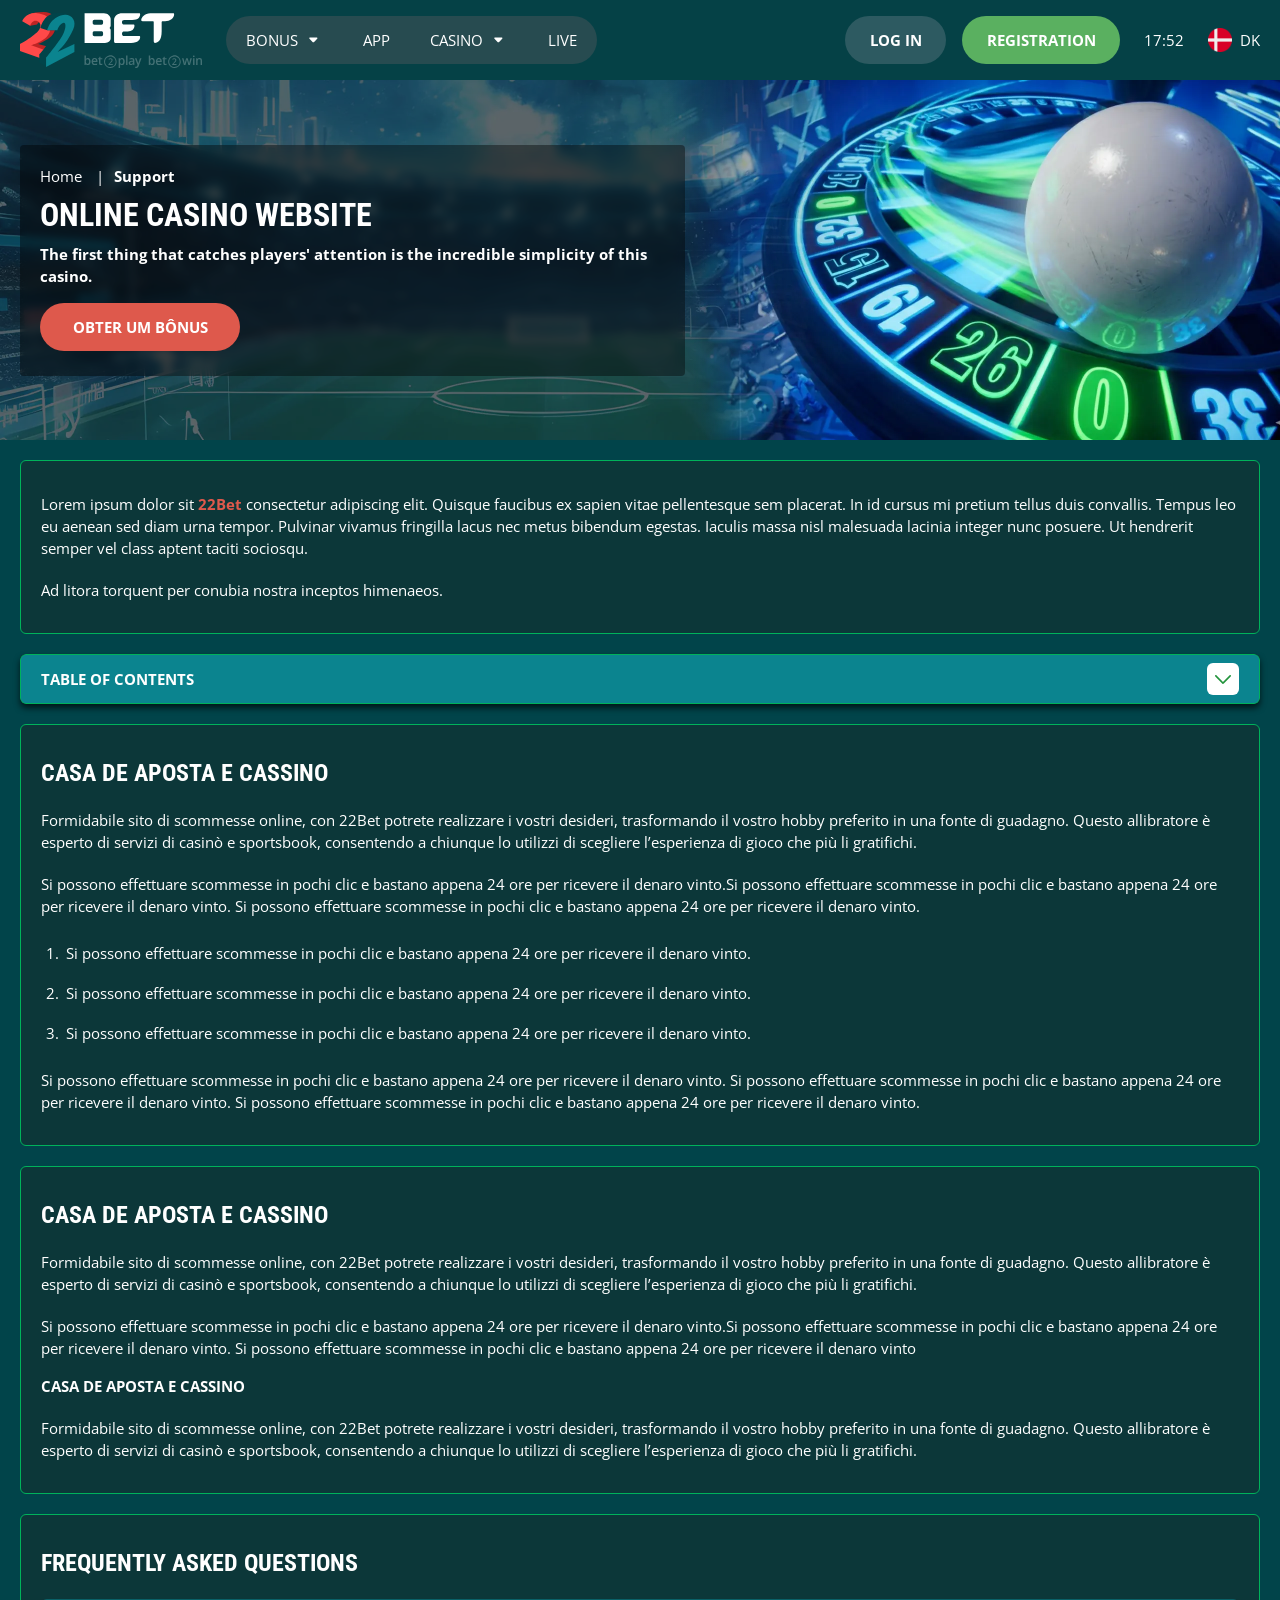
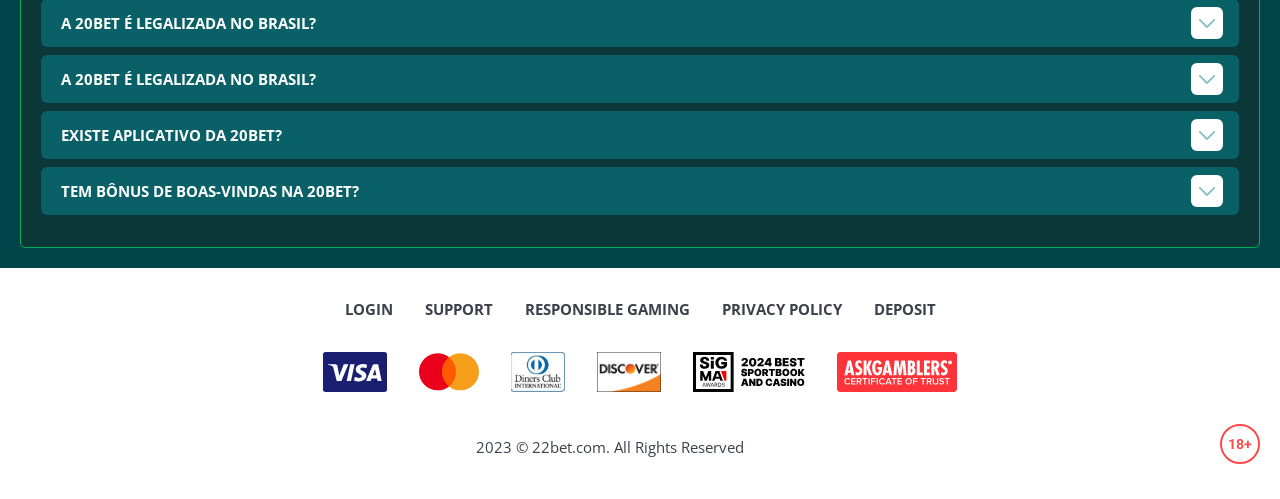
<file: support.html>
<!DOCTYPE html>
<html lang="dk">
  <head>
    <meta charset="UTF-8" />
   
    <meta name="viewport" content="width=device-width, initial-scale=1.0" />
    <title>22Bet </title>
    <meta name="description" content />
    <meta property="og:site_name" content />
    <meta property="og:title" content />
    <meta property="og:type" content="website" />
    <meta property="og:url" content />
    <meta property="og:image" content />
    <meta property="og:image:alt" content />
    <meta property="og:locale" content="dk" />
    <meta property="og:description" content />
    <link rel="preconnect" href="https://fonts.googleapis.com" />
    <link rel="preconnect" href="https://fonts.gstatic.com" crossorigin="anonymous" />
   <link href="https://fonts.googleapis.com/css2?family=Open+Sans:ital,wght@0,300..800;1,300..800&display=swap" rel="stylesheet">
<link href="https://fonts.googleapis.com/css?family=Roboto+Condensed&display=swap" rel="stylesheet">

   <link rel="stylesheet" href="./css/reset.css" />
    <link rel="stylesheet" href="./css/main.css" />
    <link rel="stylesheet" href="./css/media.css"/>
    <link rel="icon" href="./images/Group.png" type="image/x-icon"/>
    <script
    src="https://code.jquery.com/jquery-3.6.1.min.js"
    integrity="sha256-o88AwQnZB+VDvE9tvIXrMQaPlFFSUTR+nldQm1LuPXQ="
    crossorigin="anonymous"
  ></script>
  </head>
  <body>
    <header class="header">
      <section class="content header__content">
        <a href="./index.html" class="logo header__logo"
          ><img src="./images/logo.svg" alt="logo" title
        /></a>
        <button class="header__btn-menu" >
          <svg width="16px" height="16px" viewBox="0 0 16 16" xmlns="http://www.w3.org/2000/svg">
              <rect y="0" width="16" height="3" rx="1.5"></rect>
              <rect y="6.5" width="16" height="3" rx="1.5"></rect>
              <rect y="13" width="16" height="3" rx="1.5"></rect>
            </svg>
        </button>

          <nav class="menu header__menu">
            <ul class="header__menu-list">
                
              <li class="">
              <div class="header__menu-wrapper">
                <div class="js-button-expander js-button-expander--menu" >
                <a href="./bonus.html" >
                <span>Bonus</span>
              </a>
              </div>
              <div class="header__menu-wrap js-expand-content js-expand-content--menu">
                <ul >
                  <li>
                    <a href="./freeSpins.html">
                    <span>Free Spins</span>
                  </a></li>
                  <li><a href="./promoCode.html">
                    <span>Promo Code</span>
                  </a>
                </li>
                  <li><a href="./welcomeBonus.html">
                    <span>Welcome Bonus</span>
                  </a>
                </li>
                <li><a href="./vip.html">
                    <span>VIP</span>
                  </a>
                </li>
                </ul>
              </div>
              </div>
               <a href="./bonus.html" class="header__menu-item">
                <span>Bonus</span>
              </a>
            </li>
              <li>
                <a href="./app.html">
                 App
                </a>
              </li>
              
              <li class="">
              <div class="header__menu-wrapper">
                <div class="js-button-expander js-button-expander--menu" >
                <a href="./casino.html" >
                <span> Casino</span>
              </a>
              </div>
              <div class="header__menu-wrap js-expand-content js-expand-content--menu">
                <ul >
                  <li>
                    <a href="./slots.html">
                    <span>Slots</span>
                  </a></li>
                 
                </ul>
              </div>
              </div>
               <a href="./casino.html" class="header__menu-item">
                <span>Casino</span>
              </a>
            </li>
               <li>
                <a href="./live.html">
               Live
                </a>
              </li>
              <li>
                    <a href="./freeSpins.html">
                    <span>Free Spins</span>
                  </a></li>
                  <li><a href="./promoCode.html">
                    <span>Promo Code</span>
                  </a>
                </li>
                  <li><a href="./welcomeBonus.html">
                    <span>Welcome Bonus</span>
                  </a>
                </li>
                <li><a href="./vip.html">
                    <span>VIP</span>
                  </a>
                </li>
             <li>
                    <a href="./slots.html">
                    <span>Slots</span>
                  </a></li>
             
             
            </ul>
            <div class="header__button header__button-menu " >
              <a href="#" class="button  button__login-menu">log in</a>
              <a href="#" class="button button__menu">registration</a>
            </div>
           
          </nav>
            <a href="#" class="button button__login">log in</a>
            <a href="#" class="button button__singup">registration</a>
            <div id="clock" class="header__time">00:00</div>
            <a href="#" class="header__flag">
                <span><img src="./images/flag.png" alt="flag" title /></span>
                <span>dk</span>
              </a>
      </section>
    </header>
     <main class="main home main-page">
        <section class=" hero hero__page">
           
            <div class="background background-page">
              <img src="./images/layout-images/bg-support.webp" alt="hero" title />
              
            </div>
            <div class="hero__wrapper hero__wrapper-page">
              <div class="hero__data hero__data-bonus">
                <ul
                class="breadcrumbs "
                
              >
                <li
                  
                >
                  <a href="/" >
                    <span >Home</span></a
                  >
                 
                </li>
                <li
                  
                >
                  <a href="#" > <span >Support</span></a>
                 
                </li>
              </ul>
                <h1 class="title general hero__title">
                  Online Casino Website
                </h1>
                 <p class="hero__text">The first thing that catches players' attention is the incredible simplicity of this casino.</p>
               
                <a href="#" class="button  hero__button ">Obter um Bônus</a>
               
              </div>
             
            </div>
          </section>
      <section class="main__wrap main__wrap-page">
       
       <section class="content__wrapper content__wrapper-page">

         
        
       
          <section class="content article">
            <p>
             Lorem ipsum dolor sit <a href="#">22Bet</a> consectetur adipiscing elit. Quisque faucibus ex sapien vitae pellentesque sem placerat. In id cursus mi pretium tellus duis convallis. Tempus leo eu aenean sed diam urna tempor. Pulvinar vivamus fringilla lacus nec metus bibendum egestas. Iaculis massa nisl malesuada lacinia integer nunc posuere. Ut hendrerit semper vel class aptent taciti sociosqu.
            </p>
            <p>
             Ad litora torquent per conubia nostra inceptos himenaeos.
            </p>
          </section>
        
        
              <section class="content menu-review__content">
              

            
                <div class="menu__review-desk menu__review-content">Table of Contents</div>
                <ul class="menu__review menu__review-list">
                  <li><a href="#">Casa de Aposta e Cassino</a></li>
                    <li><a href="#">Casa de Aposta e Cassino</a></li>
                      <li><a href="#">Casa de Aposta e Cassino</a></li>
                        <li><a href="#">Casa de Aposta e Cassino</a></li>
                          <li><a href="#">Frequently Asked Questions</a></li>
                 
                </ul>
             
          
          </section>
          
        
          <section class="content article">
            <h2 class="title high article__title">Casa de Aposta e Cassino</h2>
             
            <p>
             Formidabile sito di scommesse online, con 22Bet potrete realizzare i vostri desideri, trasformando il vostro hobby preferito in una fonte di guadagno. Questo allibratore è esperto di servizi di casinò e sportsbook, consentendo a chiunque lo utilizzi di scegliere l’esperienza di gioco che più li gratifichi.
            </p>
            <p>
             Si possono effettuare scommesse in pochi clic e bastano appena 24 ore per ricevere il denaro vinto.Si possono effettuare scommesse in pochi clic e bastano appena 24 ore per ricevere il denaro vinto. Si possono effettuare scommesse in pochi clic e bastano appena 24 ore per ricevere il denaro vinto.
            </p>
           <ol>
              <li>Si possono effettuare scommesse in pochi clic e bastano appena 24 ore per ricevere il denaro vinto.</li>
              <li>Si possono effettuare scommesse in pochi clic e bastano appena 24 ore per ricevere il denaro vinto.</li>
              <li>Si possono effettuare scommesse in pochi clic e bastano appena 24 ore per ricevere il denaro vinto.</li>
            </ol>
            <p>Si possono effettuare scommesse in pochi clic e bastano appena 24 ore per ricevere il denaro vinto. Si possono effettuare scommesse in pochi clic e bastano appena 24 ore per ricevere il denaro vinto. Si possono effettuare scommesse in pochi clic e bastano appena 24 ore per ricevere il denaro vinto.</p>
          </section>
         
         
           <section class="content article">
            <h2 class="title high article__title">Casa de Aposta e Cassino</h2>
            <p>Formidabile sito di scommesse online, con 22Bet potrete realizzare i vostri desideri, trasformando il vostro hobby preferito in una fonte di guadagno. Questo allibratore è esperto di servizi di casinò e sportsbook, consentendo a chiunque lo utilizzi di scegliere l’esperienza di gioco che più li gratifichi.</p>
            <p>Si possono effettuare scommesse in pochi clic e bastano appena 24 ore per ricevere il denaro vinto.Si possono effettuare scommesse in pochi clic e bastano appena 24 ore per ricevere il denaro vinto. Si possono effettuare scommesse in pochi clic e bastano appena 24 ore per ricevere il denaro vinto</p>
            <h3>Casa de Aposta e Cassino</h3>
            <p>Formidabile sito di scommesse online, con 22Bet potrete realizzare i vostri desideri, trasformando il vostro hobby preferito in una fonte di guadagno. Questo allibratore è esperto di servizi di casinò e sportsbook, consentendo a chiunque lo utilizzi di scegliere l’esperienza di gioco che più li gratifichi.</p>
           </section>

          <section class="content faq">
            <h2 class="title high faq__title">Frequently Asked Questions</h2>
            <ul class="faq__list " >
              <li class="faq__item"  >
                <h3 class="title medium faq__subtitle js-button-expander js-button-expander--faq"  >A 20Bet é legalizada no Brasil?
                 </h3>
                <div  class="faq__answer js-expand-content js-expand-content--faq" >
                  <p  >
                    Sim, a casa de apostas tem licença emitida por Curaçao, que é reconhecida no Brasil e a permite atuar por aqui.
                  </p>
                </div>
              </li>
              <li class="faq__item"  >
                <h3 class="title medium faq__subtitle js-button-expander js-button-expander--faq"  >A 20Bet é legalizada no Brasil?</h3>
                <div class="faq__answer js-expand-content js-expand-content--faq" >
                  <p  >
                    Sim, a casa de apostas tem licença emitida por Curaçao, que é reconhecida no Brasil e a permite atuar por aqui.
                  </p>
                </div>
              </li> 
              <li class="faq__item"  >
                <h3 class="title medium faq__subtitle js-button-expander js-button-expander--faq"  >Existe aplicativo da 20Bet?</h3>
                <div class="faq__answer js-expand-content js-expand-content--faq" >
                  <p  >
                   Sim, disponível para sistemas operacionais iOS e Android.
                  </p>
                </div>
              </li> 
              <li class="faq__item"  >
                <h3 class="title medium faq__subtitle js-button-expander js-button-expander--faq"  >Tem bônus de boas-vindas na 20Bet?</h3>
                <div class="faq__answer js-expand-content js-expand-content--faq" >
                  <p  >
                   O pacote especial para novos usuários da 20Bet paga 100% sobre o primeiro depósito, com limite de 600 BRL.
                  </p>
                </div>
              </li> 
             
            </ul>
          </section>
          
        </section> 
      
        <div class=""  onclick="scrollToTop()">
          <button class="main__arrow" id="scrollToTopBtn"></button>
        </div> 
        
      </section>
    </main> 
      <footer class=" footer ">
      <section class="content footer__content">
        <ul class="footer__menu">
         <li><a href="./login.html">Login</a></li>
         <li><a href="./support.html">Support</a></li>
         <li><a href="./responsible.html">Responsible Gaming</a></li>
         <li><a href="./policy.html">Privacy Policy</a></li>
         <li><a href="./deposit.html">Deposit</a></li>
        </ul>
       
          <ul class="footer__cards-list">
           
            <li>
              <a href="#"
                ><img src="./images/visa.svg" alt="cardvisa" title
              /></a>
            </li>
            <li>
              <a href="#"
                ><img
                  src="./images/mastercard.svg"
                  alt="mastercard"
                  title
              /></a>
            </li>
            <li>
                <a href="#"
                  ><img src="./images/diners.svg" alt="diners" title
                /></a>
              </li>
              <li>
                <a href="#"
                  ><img src="./images/discover.svg" alt="discover" title
                /></a>
              </li>
              <li>
                <a href="#"
                  ><img src="./images/sigma.svg" alt="sigma" title
                /></a>
              </li>
              <li>
                <a href="#"
                  ><img src="./images/ask.svg" alt="ask" title
                /></a>
              </li>
            
          </ul>
       
        <div class="footer__wrapp">
          <div class="footer__text">
           
            <p>2023 &copy; 22bet.com. All Rights Reserved
</p>
           
          </div>
          <div class="footer__age">
            <img src="./images/age.svg" alt="age" title />
          </div>
        </div>
      
      </section>
    </footer>
    <script src="./js/arrowUp.js" defer></script>
    <script src="./js/sidebar.js" defer></script>
    <script src="./js/expander.js" defer></script>
    <script src="./js/mobile-menu.js" defer></script>
    <script src="./js/clock.js" defer></script>
  </body>
</html>
</file>
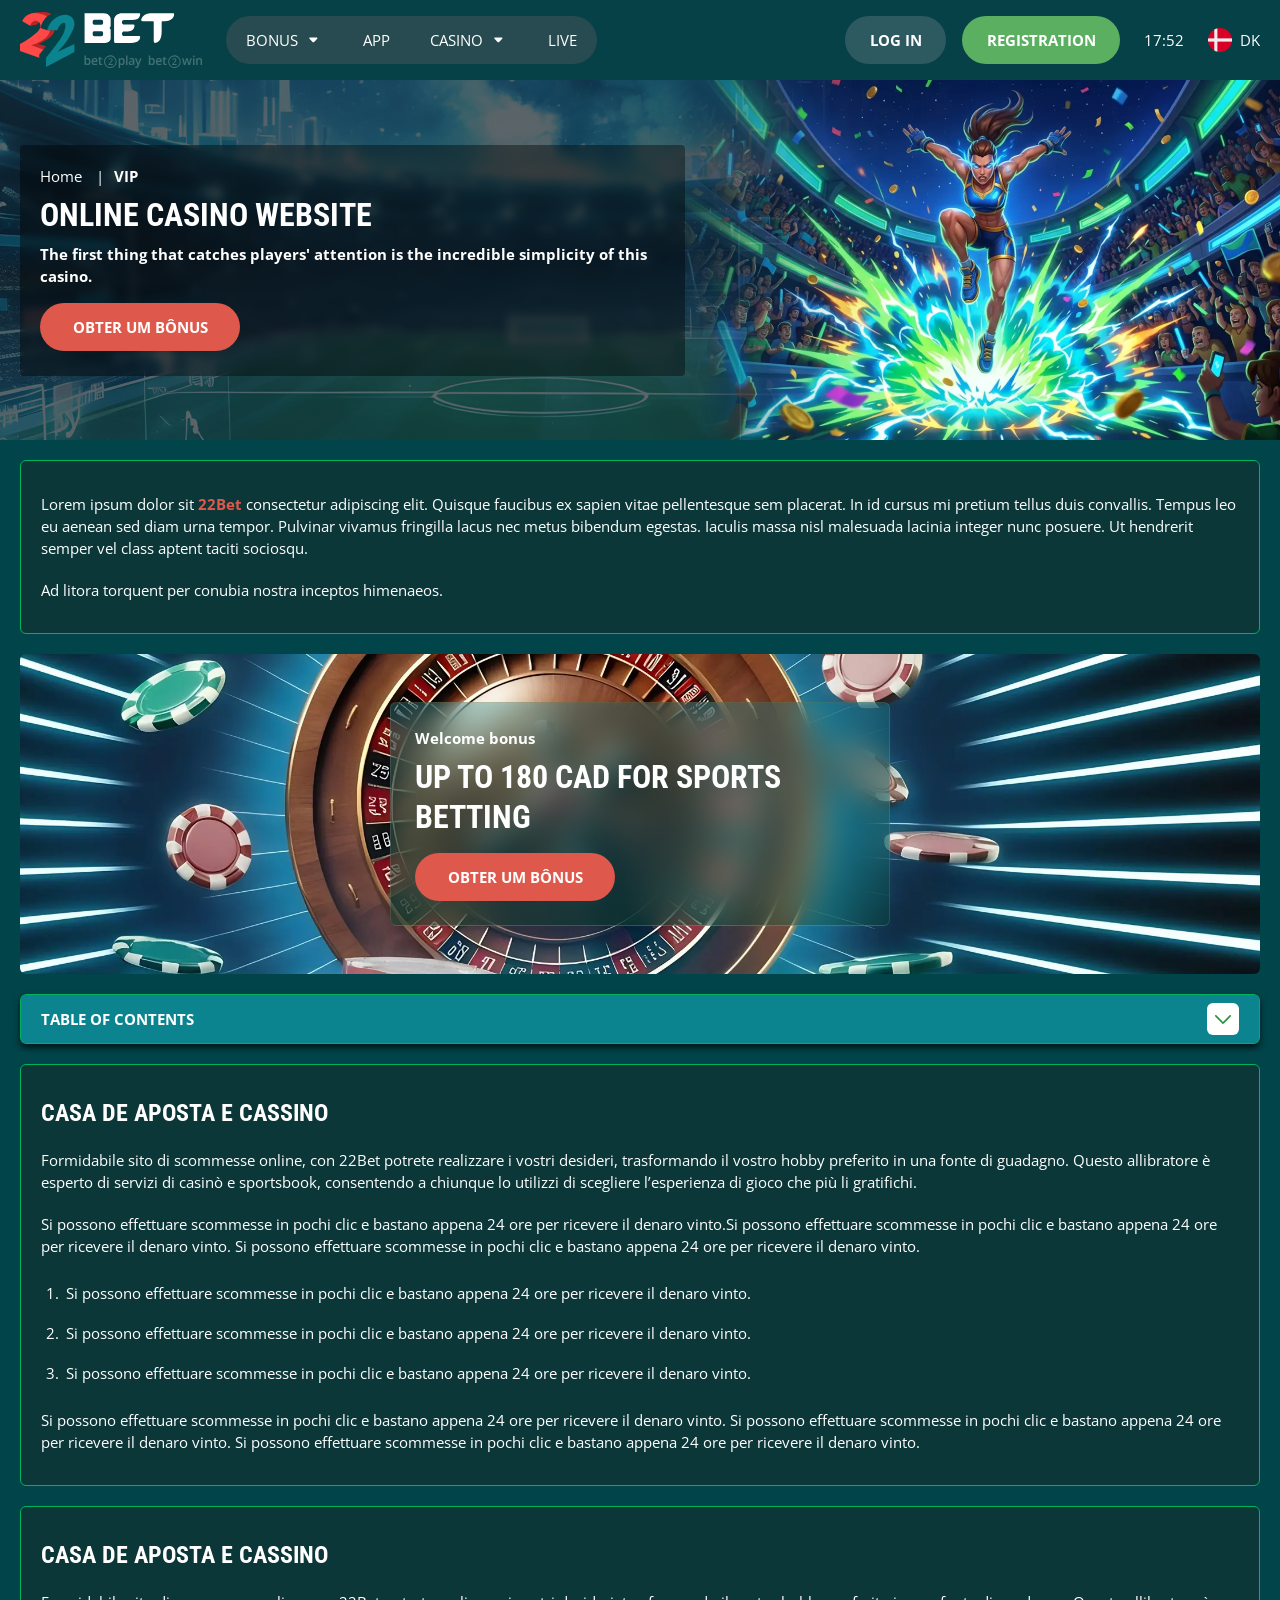
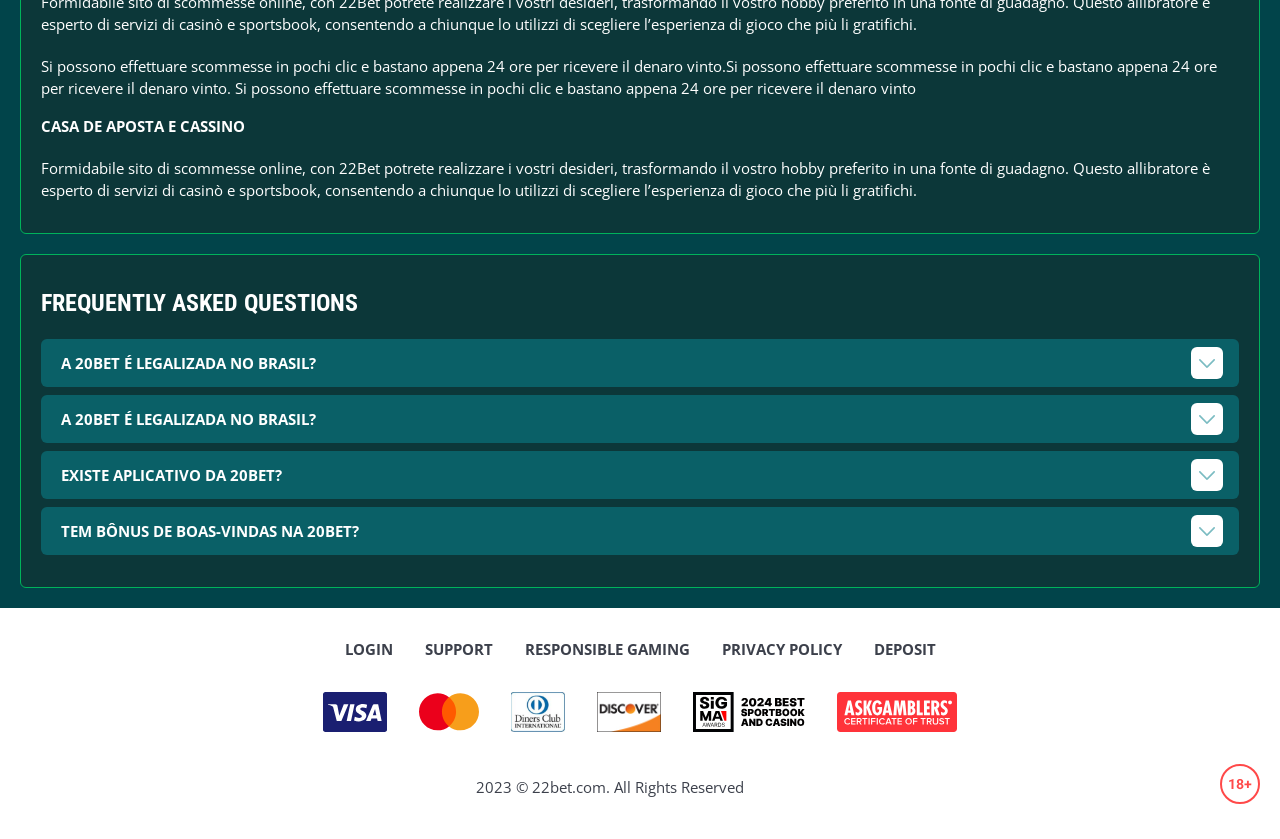
<file: vip.html>
<!DOCTYPE html>
<html lang="dk">
  <head>
    <meta charset="UTF-8" />
   
    <meta name="viewport" content="width=device-width, initial-scale=1.0" />
    <title>22Bet </title>
    <meta name="description" content />
    <meta property="og:site_name" content />
    <meta property="og:title" content />
    <meta property="og:type" content="website" />
    <meta property="og:url" content />
    <meta property="og:image" content />
    <meta property="og:image:alt" content />
    <meta property="og:locale" content="dk" />
    <meta property="og:description" content />
    <link rel="preconnect" href="https://fonts.googleapis.com" />
    <link rel="preconnect" href="https://fonts.gstatic.com" crossorigin="anonymous" />
   <link href="https://fonts.googleapis.com/css2?family=Open+Sans:ital,wght@0,300..800;1,300..800&display=swap" rel="stylesheet">
<link href="https://fonts.googleapis.com/css?family=Roboto+Condensed&display=swap" rel="stylesheet">

   <link rel="stylesheet" href="./css/reset.css" />
    <link rel="stylesheet" href="./css/main.css" />
    <link rel="stylesheet" href="./css/media.css"/>
    <link rel="icon" href="./images/Group.png" type="image/x-icon"/>
    <script
    src="https://code.jquery.com/jquery-3.6.1.min.js"
    integrity="sha256-o88AwQnZB+VDvE9tvIXrMQaPlFFSUTR+nldQm1LuPXQ="
    crossorigin="anonymous"
  ></script>
  </head>
  <body>
    <header class="header">
      <section class="content header__content">
        <a href="./index.html" class="logo header__logo"
          ><img src="./images/logo.svg" alt="logo" title
        /></a>
        <button class="header__btn-menu" >
          <svg width="16px" height="16px" viewBox="0 0 16 16" xmlns="http://www.w3.org/2000/svg">
              <rect y="0" width="16" height="3" rx="1.5"></rect>
              <rect y="6.5" width="16" height="3" rx="1.5"></rect>
              <rect y="13" width="16" height="3" rx="1.5"></rect>
            </svg>
        </button>

          <nav class="menu header__menu">
            <ul class="header__menu-list">
                
              <li class="">
              <div class="header__menu-wrapper">
                <div class="js-button-expander js-button-expander--menu" >
                <a href="./bonus.html" >
                <span>Bonus</span>
              </a>
              </div>
              <div class="header__menu-wrap js-expand-content js-expand-content--menu">
                <ul >
                  <li>
                    <a href="./freeSpins.html">
                    <span>Free Spins</span>
                  </a></li>
                  <li><a href="./promoCode.html">
                    <span>Promo Code</span>
                  </a>
                </li>
                  <li><a href="./welcomeBonus.html">
                    <span>Welcome Bonus</span>
                  </a>
                </li>
                <li><a href="./vip.html">
                    <span>VIP</span>
                  </a>
                </li>
                </ul>
              </div>
              </div>
               <a href="./bonus.html" class="header__menu-item">
                <span>Bonus</span>
              </a>
            </li>
              <li>
                <a href="./app.html">
                 App
                </a>
              </li>
              
              <li class="">
              <div class="header__menu-wrapper">
                <div class="js-button-expander js-button-expander--menu" >
                <a href="./casino.html" >
                <span> Casino</span>
              </a>
              </div>
              <div class="header__menu-wrap js-expand-content js-expand-content--menu">
                <ul >
                  <li>
                    <a href="./slots.html">
                    <span>Slots</span>
                  </a></li>
                 
                </ul>
              </div>
              </div>
               <a href="./casino.html" class="header__menu-item">
                <span>Casino</span>
              </a>
            </li>
               <li>
                <a href="./live.html">
               Live
                </a>
              </li>
              <li>
                    <a href="./freeSpins.html">
                    <span>Free Spins</span>
                  </a></li>
                  <li><a href="./promoCode.html">
                    <span>Promo Code</span>
                  </a>
                </li>
                  <li><a href="./welcomeBonus.html">
                    <span>Welcome Bonus</span>
                  </a>
                </li>
                <li><a href="./vip.html">
                    <span>VIP</span>
                  </a>
                </li>
             <li>
                    <a href="./slots.html">
                    <span>Slots</span>
                  </a></li>
             
             
            </ul>
            <div class="header__button header__button-menu " >
              <a href="#" class="button  button__login-menu">log in</a>
              <a href="#" class="button button__menu">registration</a>
            </div>
           
          </nav>
            <a href="#" class="button button__login">log in</a>
            <a href="#" class="button button__singup">registration</a>
            <div id="clock" class="header__time">00:00</div>
            <a href="#" class="header__flag">
                <span><img src="./images/flag.png" alt="flag" title /></span>
                <span>dk</span>
              </a>
      </section>
    </header>
     <main class="main home main-page">
        <section class=" hero hero__page">
           
            <div class="background ">
              <img src="./images/layout-images/bg-vip.webp" alt="hero" title />
              
            </div>
            <div class="hero__wrapper hero__wrapper-page">
              <div class="hero__data hero__data-bonus">
                <ul
                class="breadcrumbs "
                
              >
                <li
                  
                >
                  <a href="/" >
                    <span >Home</span></a
                  >
                 
                </li>
                <li
                  
                >
                  <a href="#" > <span >VIP</span></a>
                 
                </li>
              </ul>
                <h1 class="title general hero__title">
                  Online Casino Website
                </h1>
                 <p class="hero__text">The first thing that catches players' attention is the incredible simplicity of this casino.</p>
               
                <a href="#" class="button  hero__button ">Obter um Bônus</a>
               
              </div>
             
            </div>
          </section>
      <section class="main__wrap main__wrap-page">
       
       <section class="content__wrapper content__wrapper-page">

         
        
       
          <section class="content article">
            <p>
             Lorem ipsum dolor sit <a href="#">22Bet</a> consectetur adipiscing elit. Quisque faucibus ex sapien vitae pellentesque sem placerat. In id cursus mi pretium tellus duis convallis. Tempus leo eu aenean sed diam urna tempor. Pulvinar vivamus fringilla lacus nec metus bibendum egestas. Iaculis massa nisl malesuada lacinia integer nunc posuere. Ut hendrerit semper vel class aptent taciti sociosqu.
            </p>
            <p>
             Ad litora torquent per conubia nostra inceptos himenaeos.
            </p>
          </section>
         
             
             <section class="content banner banner__end">
            <div class="background  banner__background">
              
              <img src="./images/layout-images/banner-vip.webp" alt="banner" title />
              
            </div>
            <div class="banner__info">
               <p class="banner__subtitle">Welcome bonus</p>
              <h2 class="title high banner__title-main">
                 
               up to 180 CAD
for sports betting
              </h2>
            
              <a href="#" class="button banner__button">Obter um Bônus</a>
            </div>
          </section>
        
              <section class="content menu-review__content">
              

            
                <div class="menu__review-desk menu__review-content">Table of Contents</div>
                <ul class="menu__review menu__review-list">
                  <li><a href="#">Casa de Aposta e Cassino</a></li>
                    <li><a href="#">Casa de Aposta e Cassino</a></li>
                      <li><a href="#">Casa de Aposta e Cassino</a></li>
                        <li><a href="#">Casa de Aposta e Cassino</a></li>
                          <li><a href="#">Frequently Asked Questions</a></li>
                 
                </ul>
             
          
          </section>
          
        
          <section class="content article">
            <h2 class="title high article__title">Casa de Aposta e Cassino</h2>
             
            <p>
             Formidabile sito di scommesse online, con 22Bet potrete realizzare i vostri desideri, trasformando il vostro hobby preferito in una fonte di guadagno. Questo allibratore è esperto di servizi di casinò e sportsbook, consentendo a chiunque lo utilizzi di scegliere l’esperienza di gioco che più li gratifichi.
            </p>
            <p>
             Si possono effettuare scommesse in pochi clic e bastano appena 24 ore per ricevere il denaro vinto.Si possono effettuare scommesse in pochi clic e bastano appena 24 ore per ricevere il denaro vinto. Si possono effettuare scommesse in pochi clic e bastano appena 24 ore per ricevere il denaro vinto.
            </p>
           <ol>
              <li>Si possono effettuare scommesse in pochi clic e bastano appena 24 ore per ricevere il denaro vinto.</li>
              <li>Si possono effettuare scommesse in pochi clic e bastano appena 24 ore per ricevere il denaro vinto.</li>
              <li>Si possono effettuare scommesse in pochi clic e bastano appena 24 ore per ricevere il denaro vinto.</li>
            </ol>
            <p>Si possono effettuare scommesse in pochi clic e bastano appena 24 ore per ricevere il denaro vinto. Si possono effettuare scommesse in pochi clic e bastano appena 24 ore per ricevere il denaro vinto. Si possono effettuare scommesse in pochi clic e bastano appena 24 ore per ricevere il denaro vinto.</p>
          </section>
         
         
           <section class="content article">
            <h2 class="title high article__title">Casa de Aposta e Cassino</h2>
            <p>Formidabile sito di scommesse online, con 22Bet potrete realizzare i vostri desideri, trasformando il vostro hobby preferito in una fonte di guadagno. Questo allibratore è esperto di servizi di casinò e sportsbook, consentendo a chiunque lo utilizzi di scegliere l’esperienza di gioco che più li gratifichi.</p>
            <p>Si possono effettuare scommesse in pochi clic e bastano appena 24 ore per ricevere il denaro vinto.Si possono effettuare scommesse in pochi clic e bastano appena 24 ore per ricevere il denaro vinto. Si possono effettuare scommesse in pochi clic e bastano appena 24 ore per ricevere il denaro vinto</p>
            <h3>Casa de Aposta e Cassino</h3>
            <p>Formidabile sito di scommesse online, con 22Bet potrete realizzare i vostri desideri, trasformando il vostro hobby preferito in una fonte di guadagno. Questo allibratore è esperto di servizi di casinò e sportsbook, consentendo a chiunque lo utilizzi di scegliere l’esperienza di gioco che più li gratifichi.</p>
           </section>

          <section class="content faq">
            <h2 class="title high faq__title">Frequently Asked Questions</h2>
            <ul class="faq__list " >
              <li class="faq__item"  >
                <h3 class="title medium faq__subtitle js-button-expander js-button-expander--faq"  >A 20Bet é legalizada no Brasil?
                 </h3>
                <div  class="faq__answer js-expand-content js-expand-content--faq" >
                  <p  >
                    Sim, a casa de apostas tem licença emitida por Curaçao, que é reconhecida no Brasil e a permite atuar por aqui.
                  </p>
                </div>
              </li>
              <li class="faq__item"  >
                <h3 class="title medium faq__subtitle js-button-expander js-button-expander--faq"  >A 20Bet é legalizada no Brasil?</h3>
                <div class="faq__answer js-expand-content js-expand-content--faq" >
                  <p  >
                    Sim, a casa de apostas tem licença emitida por Curaçao, que é reconhecida no Brasil e a permite atuar por aqui.
                  </p>
                </div>
              </li> 
              <li class="faq__item"  >
                <h3 class="title medium faq__subtitle js-button-expander js-button-expander--faq"  >Existe aplicativo da 20Bet?</h3>
                <div class="faq__answer js-expand-content js-expand-content--faq" >
                  <p  >
                   Sim, disponível para sistemas operacionais iOS e Android.
                  </p>
                </div>
              </li> 
              <li class="faq__item"  >
                <h3 class="title medium faq__subtitle js-button-expander js-button-expander--faq"  >Tem bônus de boas-vindas na 20Bet?</h3>
                <div class="faq__answer js-expand-content js-expand-content--faq" >
                  <p  >
                   O pacote especial para novos usuários da 20Bet paga 100% sobre o primeiro depósito, com limite de 600 BRL.
                  </p>
                </div>
              </li> 
             
            </ul>
          </section>
          
        </section> 
      
        <div class=""  onclick="scrollToTop()">
          <button class="main__arrow" id="scrollToTopBtn"></button>
        </div> 
        
      </section>
    </main> 
       <footer class=" footer ">
      <section class="content footer__content">
        <ul class="footer__menu">
         <li><a href="./login.html">Login</a></li>
         <li><a href="./support.html">Support</a></li>
         <li><a href="./responsible.html">Responsible Gaming</a></li>
         <li><a href="./policy.html">Privacy Policy</a></li>
         <li><a href="./deposit.html">Deposit</a></li>
        </ul>
       
          <ul class="footer__cards-list">
           
            <li>
              <a href="#"
                ><img src="./images/visa.svg" alt="cardvisa" title
              /></a>
            </li>
            <li>
              <a href="#"
                ><img
                  src="./images/mastercard.svg"
                  alt="mastercard"
                  title
              /></a>
            </li>
            <li>
                <a href="#"
                  ><img src="./images/diners.svg" alt="diners" title
                /></a>
              </li>
              <li>
                <a href="#"
                  ><img src="./images/discover.svg" alt="discover" title
                /></a>
              </li>
              <li>
                <a href="#"
                  ><img src="./images/sigma.svg" alt="sigma" title
                /></a>
              </li>
              <li>
                <a href="#"
                  ><img src="./images/ask.svg" alt="ask" title
                /></a>
              </li>
            
          </ul>
       
        <div class="footer__wrapp">
          <div class="footer__text">
           
            <p>2023 &copy; 22bet.com. All Rights Reserved
</p>
           
          </div>
          <div class="footer__age">
            <img src="./images/age.svg" alt="age" title />
          </div>
        </div>
      
      </section>
    </footer>
    <script src="./js/arrowUp.js" defer></script>
    <script src="./js/sidebar.js" defer></script>
    <script src="./js/expander.js" defer></script>
    <script src="./js/mobile-menu.js" defer></script>
    <script src="./js/clock.js" defer></script>
  </body>
</html>
</file>
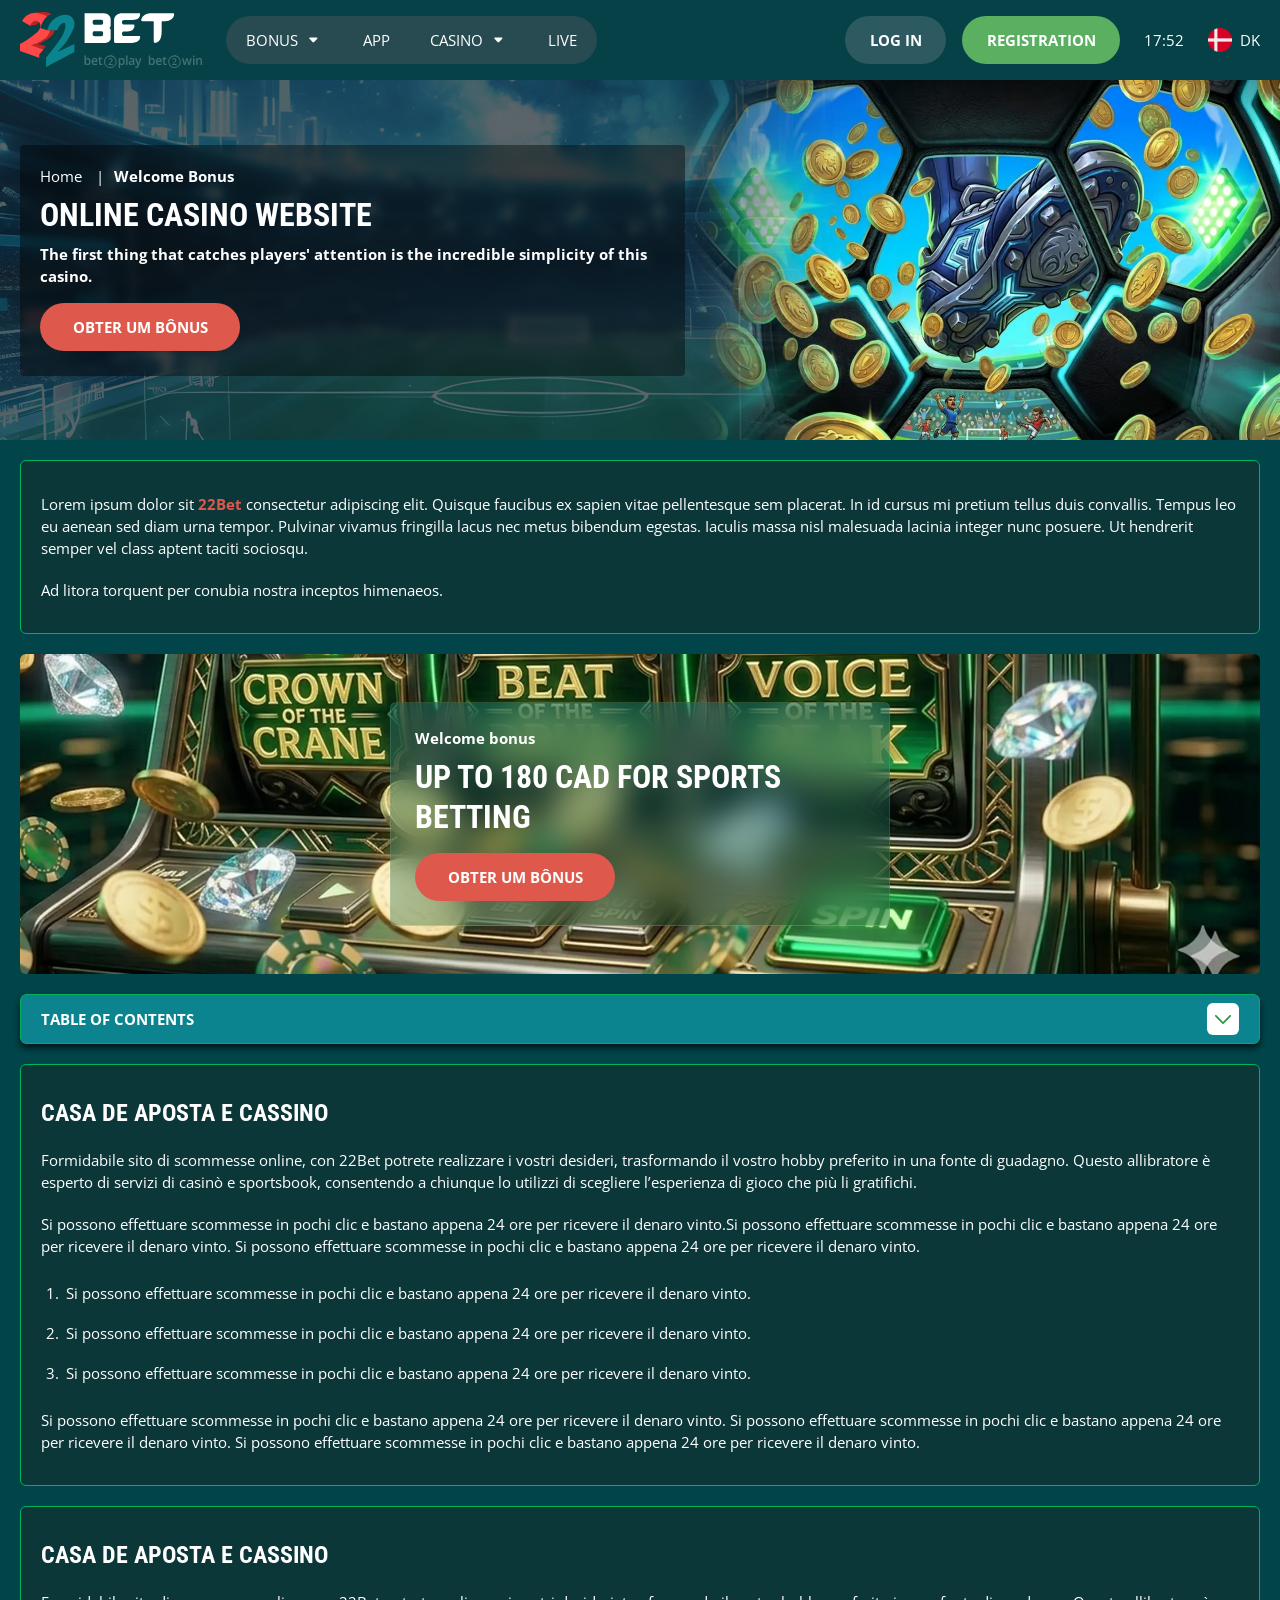
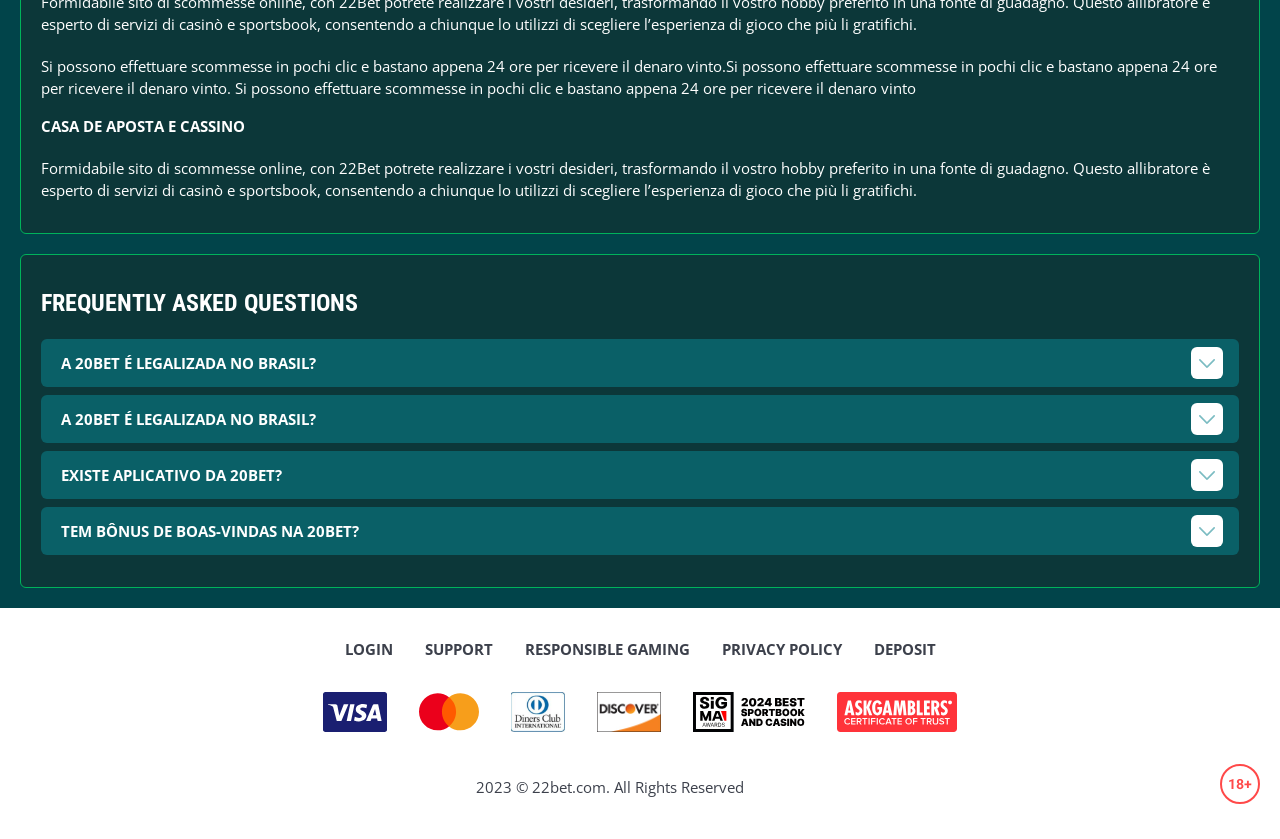
<file: welcomeBonus.html>
<!DOCTYPE html>
<html lang="dk">
  <head>
    <meta charset="UTF-8" />
   
    <meta name="viewport" content="width=device-width, initial-scale=1.0" />
    <title>22Bet </title>
    <meta name="description" content />
    <meta property="og:site_name" content />
    <meta property="og:title" content />
    <meta property="og:type" content="website" />
    <meta property="og:url" content />
    <meta property="og:image" content />
    <meta property="og:image:alt" content />
    <meta property="og:locale" content="dk" />
    <meta property="og:description" content />
    <link rel="preconnect" href="https://fonts.googleapis.com" />
    <link rel="preconnect" href="https://fonts.gstatic.com" crossorigin="anonymous" />
   <link href="https://fonts.googleapis.com/css2?family=Open+Sans:ital,wght@0,300..800;1,300..800&display=swap" rel="stylesheet">
<link href="https://fonts.googleapis.com/css?family=Roboto+Condensed&display=swap" rel="stylesheet">

   <link rel="stylesheet" href="./css/reset.css" />
    <link rel="stylesheet" href="./css/main.css" />
    <link rel="stylesheet" href="./css/media.css"/>
    <link rel="icon" href="./images/Group.png" type="image/x-icon"/>
    <script
    src="https://code.jquery.com/jquery-3.6.1.min.js"
    integrity="sha256-o88AwQnZB+VDvE9tvIXrMQaPlFFSUTR+nldQm1LuPXQ="
    crossorigin="anonymous"
  ></script>
  </head>
  <body>
    <header class="header">
      <section class="content header__content">
        <a href="./index.html" class="logo header__logo"
          ><img src="./images/logo.svg" alt="logo" title
        /></a>
        <button class="header__btn-menu" >
          <svg width="16px" height="16px" viewBox="0 0 16 16" xmlns="http://www.w3.org/2000/svg">
              <rect y="0" width="16" height="3" rx="1.5"></rect>
              <rect y="6.5" width="16" height="3" rx="1.5"></rect>
              <rect y="13" width="16" height="3" rx="1.5"></rect>
            </svg>
        </button>

          <nav class="menu header__menu">
            <ul class="header__menu-list">
                
              <li class="">
              <div class="header__menu-wrapper">
                <div class="js-button-expander js-button-expander--menu" >
                <a href="./bonus.html" >
                <span>Bonus</span>
              </a>
              </div>
              <div class="header__menu-wrap js-expand-content js-expand-content--menu">
                <ul >
                  <li>
                    <a href="./freeSpins.html">
                    <span>Free Spins</span>
                  </a></li>
                  <li><a href="./promoCode.html">
                    <span>Promo Code</span>
                  </a>
                </li>
                  <li><a href="./welcomeBonus.html">
                    <span>Welcome Bonus</span>
                  </a>
                </li>
                <li><a href="./vip.html">
                    <span>VIP</span>
                  </a>
                </li>
                </ul>
              </div>
              </div>
               <a href="./bonus.html" class="header__menu-item">
                <span>Bonus</span>
              </a>
            </li>
              <li>
                <a href="./app.html">
                 App
                </a>
              </li>
              
              <li class="">
              <div class="header__menu-wrapper">
                <div class="js-button-expander js-button-expander--menu" >
                <a href="./casino.html" >
                <span> Casino</span>
              </a>
              </div>
              <div class="header__menu-wrap js-expand-content js-expand-content--menu">
                <ul >
                  <li>
                    <a href="./slots.html">
                    <span>Slots</span>
                  </a></li>
                 
                </ul>
              </div>
              </div>
               <a href="./casino.html" class="header__menu-item">
                <span>Casino</span>
              </a>
            </li>
               <li>
                <a href="./live.html">
               Live
                </a>
              </li>
              <li>
                    <a href="./freeSpins.html">
                    <span>Free Spins</span>
                  </a></li>
                  <li><a href="./promoCode.html">
                    <span>Promo Code</span>
                  </a>
                </li>
                  <li><a href="./welcomeBonus.html">
                    <span>Welcome Bonus</span>
                  </a>
                </li>
                <li><a href="./vip.html">
                    <span>VIP</span>
                  </a>
                </li>
             <li>
                    <a href="./slots.html">
                    <span>Slots</span>
                  </a></li>
             
             
            </ul>
            <div class="header__button header__button-menu " >
              <a href="#" class="button  button__login-menu">log in</a>
              <a href="#" class="button button__menu">registration</a>
            </div>
           
          </nav>
            <a href="#" class="button button__login">log in</a>
            <a href="#" class="button button__singup">registration</a>
            <div id="clock" class="header__time">00:00</div>
            <a href="#" class="header__flag">
                <span><img src="./images/flag.png" alt="flag" title /></span>
                <span>dk</span>
              </a>
      </section>
    </header>
     <main class="main home main-page">
        <section class=" hero hero__page">
           
            <div class="background background-page">
              <img src="./images/layout-images/bg-welcome.webp" alt="hero" title />
              
            </div>
            <div class="hero__wrapper hero__wrapper-page">
              <div class="hero__data hero__data-bonus">
                <ul
                class="breadcrumbs "
                
              >
                <li
                  
                >
                  <a href="/" >
                    <span >Home</span></a
                  >
                 
                </li>
                <li
                  
                >
                  <a href="#" > <span >Welcome Bonus</span></a>
                 
                </li>
              </ul>
                <h1 class="title general hero__title">
                  Online Casino Website
                </h1>
                 <p class="hero__text">The first thing that catches players' attention is the incredible simplicity of this casino.</p>
               
                <a href="#" class="button  hero__button ">Obter um Bônus</a>
               
              </div>
             
            </div>
          </section>
      <section class="main__wrap main__wrap-page">
       
       <section class="content__wrapper content__wrapper-page">

         
        
       
          <section class="content article">
            <p>
             Lorem ipsum dolor sit <a href="#">22Bet</a> consectetur adipiscing elit. Quisque faucibus ex sapien vitae pellentesque sem placerat. In id cursus mi pretium tellus duis convallis. Tempus leo eu aenean sed diam urna tempor. Pulvinar vivamus fringilla lacus nec metus bibendum egestas. Iaculis massa nisl malesuada lacinia integer nunc posuere. Ut hendrerit semper vel class aptent taciti sociosqu.
            </p>
            <p>
             Ad litora torquent per conubia nostra inceptos himenaeos.
            </p>
          </section>
         
             
             <section class="content banner banner__end">
            <div class="background  banner__background">
              
              <img src="./images/layout-images/banner-welcome.webp" alt="banner" title />
              
            </div>
            <div class="banner__info">
               <p class="banner__subtitle">Welcome bonus</p>
              <h2 class="title high banner__title-main">
                 
               up to 180 CAD
for sports betting
              </h2>
            
              <a href="#" class="button banner__button">Obter um Bônus</a>
            </div>
          </section>
        
              <section class="content menu-review__content">
              

            
                <div class="menu__review-desk menu__review-content">Table of Contents</div>
                <ul class="menu__review menu__review-list">
                  <li><a href="#">Casa de Aposta e Cassino</a></li>
                    <li><a href="#">Casa de Aposta e Cassino</a></li>
                      <li><a href="#">Casa de Aposta e Cassino</a></li>
                        <li><a href="#">Casa de Aposta e Cassino</a></li>
                          <li><a href="#">Frequently Asked Questions</a></li>
                 
                </ul>
             
          
          </section>
          
        
          <section class="content article">
            <h2 class="title high article__title">Casa de Aposta e Cassino</h2>
             
            <p>
             Formidabile sito di scommesse online, con 22Bet potrete realizzare i vostri desideri, trasformando il vostro hobby preferito in una fonte di guadagno. Questo allibratore è esperto di servizi di casinò e sportsbook, consentendo a chiunque lo utilizzi di scegliere l’esperienza di gioco che più li gratifichi.
            </p>
            <p>
             Si possono effettuare scommesse in pochi clic e bastano appena 24 ore per ricevere il denaro vinto.Si possono effettuare scommesse in pochi clic e bastano appena 24 ore per ricevere il denaro vinto. Si possono effettuare scommesse in pochi clic e bastano appena 24 ore per ricevere il denaro vinto.
            </p>
           <ol>
              <li>Si possono effettuare scommesse in pochi clic e bastano appena 24 ore per ricevere il denaro vinto.</li>
              <li>Si possono effettuare scommesse in pochi clic e bastano appena 24 ore per ricevere il denaro vinto.</li>
              <li>Si possono effettuare scommesse in pochi clic e bastano appena 24 ore per ricevere il denaro vinto.</li>
            </ol>
            <p>Si possono effettuare scommesse in pochi clic e bastano appena 24 ore per ricevere il denaro vinto. Si possono effettuare scommesse in pochi clic e bastano appena 24 ore per ricevere il denaro vinto. Si possono effettuare scommesse in pochi clic e bastano appena 24 ore per ricevere il denaro vinto.</p>
          </section>
         
         
           <section class="content article">
            <h2 class="title high article__title">Casa de Aposta e Cassino</h2>
            <p>Formidabile sito di scommesse online, con 22Bet potrete realizzare i vostri desideri, trasformando il vostro hobby preferito in una fonte di guadagno. Questo allibratore è esperto di servizi di casinò e sportsbook, consentendo a chiunque lo utilizzi di scegliere l’esperienza di gioco che più li gratifichi.</p>
            <p>Si possono effettuare scommesse in pochi clic e bastano appena 24 ore per ricevere il denaro vinto.Si possono effettuare scommesse in pochi clic e bastano appena 24 ore per ricevere il denaro vinto. Si possono effettuare scommesse in pochi clic e bastano appena 24 ore per ricevere il denaro vinto</p>
            <h3>Casa de Aposta e Cassino</h3>
            <p>Formidabile sito di scommesse online, con 22Bet potrete realizzare i vostri desideri, trasformando il vostro hobby preferito in una fonte di guadagno. Questo allibratore è esperto di servizi di casinò e sportsbook, consentendo a chiunque lo utilizzi di scegliere l’esperienza di gioco che più li gratifichi.</p>
           </section>

          <section class="content faq">
            <h2 class="title high faq__title">Frequently Asked Questions</h2>
            <ul class="faq__list " >
              <li class="faq__item"  >
                <h3 class="title medium faq__subtitle js-button-expander js-button-expander--faq"  >A 20Bet é legalizada no Brasil?
                 </h3>
                <div  class="faq__answer js-expand-content js-expand-content--faq" >
                  <p  >
                    Sim, a casa de apostas tem licença emitida por Curaçao, que é reconhecida no Brasil e a permite atuar por aqui.
                  </p>
                </div>
              </li>
              <li class="faq__item"  >
                <h3 class="title medium faq__subtitle js-button-expander js-button-expander--faq"  >A 20Bet é legalizada no Brasil?</h3>
                <div class="faq__answer js-expand-content js-expand-content--faq" >
                  <p  >
                    Sim, a casa de apostas tem licença emitida por Curaçao, que é reconhecida no Brasil e a permite atuar por aqui.
                  </p>
                </div>
              </li> 
              <li class="faq__item"  >
                <h3 class="title medium faq__subtitle js-button-expander js-button-expander--faq"  >Existe aplicativo da 20Bet?</h3>
                <div class="faq__answer js-expand-content js-expand-content--faq" >
                  <p  >
                   Sim, disponível para sistemas operacionais iOS e Android.
                  </p>
                </div>
              </li> 
              <li class="faq__item"  >
                <h3 class="title medium faq__subtitle js-button-expander js-button-expander--faq"  >Tem bônus de boas-vindas na 20Bet?</h3>
                <div class="faq__answer js-expand-content js-expand-content--faq" >
                  <p  >
                   O pacote especial para novos usuários da 20Bet paga 100% sobre o primeiro depósito, com limite de 600 BRL.
                  </p>
                </div>
              </li> 
             
            </ul>
          </section>
          
        </section> 
      
        <div class=""  onclick="scrollToTop()">
          <button class="main__arrow" id="scrollToTopBtn"></button>
        </div> 
        
      </section>
    </main> 
   <footer class=" footer ">
      <section class="content footer__content">
        <ul class="footer__menu">
         <li><a href="./login.html">Login</a></li>
         <li><a href="./support.html">Support</a></li>
         <li><a href="./responsible.html">Responsible Gaming</a></li>
         <li><a href="./policy.html">Privacy Policy</a></li>
         <li><a href="./deposit.html">Deposit</a></li>
        </ul>
       
          <ul class="footer__cards-list">
           
            <li>
              <a href="#"
                ><img src="./images/visa.svg" alt="cardvisa" title
              /></a>
            </li>
            <li>
              <a href="#"
                ><img
                  src="./images/mastercard.svg"
                  alt="mastercard"
                  title
              /></a>
            </li>
            <li>
                <a href="#"
                  ><img src="./images/diners.svg" alt="diners" title
                /></a>
              </li>
              <li>
                <a href="#"
                  ><img src="./images/discover.svg" alt="discover" title
                /></a>
              </li>
              <li>
                <a href="#"
                  ><img src="./images/sigma.svg" alt="sigma" title
                /></a>
              </li>
              <li>
                <a href="#"
                  ><img src="./images/ask.svg" alt="ask" title
                /></a>
              </li>
            
          </ul>
       
        <div class="footer__wrapp">
          <div class="footer__text">
           
            <p>2023 &copy; 22bet.com. All Rights Reserved
</p>
           
          </div>
          <div class="footer__age">
            <img src="./images/age.svg" alt="age" title />
          </div>
        </div>
      
      </section>
    </footer>
    <script src="./js/arrowUp.js" defer></script>
    <script src="./js/sidebar.js" defer></script>
    <script src="./js/expander.js" defer></script>
    <script src="./js/mobile-menu.js" defer></script>
    <script src="./js/clock.js" defer></script>
  </body>
</html>
</file>
<file: css/main.css>
html{
    -webkit-text-size-adjust: 100%;
    scroll-behavior: smooth;
  }
  
  body {
      display: block;
      position: relative;
      width: 100%;
   background: #01444A;

      font-family: 'Open Sans', sans-serif;
      font-size: 15px;
      font-weight: 400;
      line-height: 22px;
      text-align: left;
      color: #ffffff;
      overflow-x: hidden;
    }
  
    
    .content {
      display: block;
      position: relative;
      width: 100%;
      max-width: 1020px;
      max-width: 100%;
      /* overflow: hidden; */
      border-radius: 6px;
 background: #1C242066;
border: 1px solid #00B25B;
      padding:32px 20px;
      margin: 0 auto 20px auto;
    }
   

    
    h1,
    h2,
    h3,
    h4,
    .title {
      display: block;
      position: relative;
      font-size: 32px;
      font-weight: 700;
      line-height: 40px;
      text-align: center;
      color: #ffffff;
    }
    
    h1,
    .title.general {
      text-transform: uppercase;
    }
    
    h2,
    .title.high {
      display: flex;
      align-items: center;
      justify-content:flex-start;
      font-size: 24px;
      line-height: 32px;
      color: #ffffff;

      text-transform: uppercase;
      font-family: 'Roboto Condensed', sans-serif;
   
   border-radius: 6px;
    }

    
    h3,
    title.medium {
      font-size: 15px;
      line-height: 22px;
      text-align:left;
        color: #ffffff;

      text-transform: uppercase;
     
   border-radius: 6px;
    }
    
    article > *,
    .article > *,
    .desk > * {
      margin-top: 20px;
    }
    
    article > *:first-child,
    .article > *:first-child,
    .desk > *:first-child {
      margin-top: 0 !important;
    }
    
    article > h2,
    .article > h2,
    .desk > h2 {
      margin-top: 32px;
    }
    
    article > h3,
    .article > h3,
    .desk > h3 {
      margin-top: 16px;
    }
    
    .button {
      
      position: relative;
    display: inline-block;
      min-width: 200px;
      height: 48px;
      border-radius: 50px;
      background: #DE594C;

      overflow: hidden;
      font-size: 15px;
      font-weight: 700;
      line-height: 22px;
      text-align: center;
      text-decoration: none;
      text-transform: uppercase;
      color: #ffffff;
      white-space: nowrap;
      cursor: pointer;
      padding: 13px 24px;
      margin: 0 auto;
    
      transition: all 0.5s;
    }
    
    .button:hover {
      background: #2DB155;

    }
    
    
    .header,
    .main ,.footer {
      display: flex;
      position: relative;
      justify-content: space-between;
      align-items: center;
     
      max-width: 1440px;
      max-width: 100%;
      
      margin: 0 auto;
    }
    
    .background{
      display: block;
      position: absolute;
      bottom: 0;left: 0;
      height: 100%;
      width: 100%;
      overflow: hidden;
    }
    
    .background img{
      position: relative;
      width: 100%;height: 100%;object-fit: cover;
      
    }

    .background-page img{
      border-radius: 0;
    }
    
    .images img{
      border-radius: 6px;
      width: 100%;
      height: 100%;
      overflow: hidden;
      display: block;
    }

    .faq {
      overflow-anchor: none;
    }
    
    /* -------------------HEADER---------------- */
    .header {
      position: fixed;
      top: 0;
      left: 0;
      right: 0;
      width: 100%;
      z-index: 100;
      background: #054146;
      
    }
    
    .header__content {
      position: relative;
      display: flex;
      flex-direction: row;
      align-items: center;
      justify-content: space-between;
      max-width: 1600px;
      max-height: 80px;
      box-shadow: none;
      border: none;
      border-radius: 0;
      background: #054146;
      padding: 16px 30px;
      margin: 0 auto;
    }
    
    .logo {
      display: block;
      position: relative;
      flex: 0 0 182px;
      margin-right: 24px;
    }
    
    .logo img {
      display: block;
      position: relative;
      width: auto;
      max-height: 56px;
    }
    
    .logo:hover{
      transform: scale(1.1);
    }
    .header__menu {
      display: flex;
      white-space: nowrap;
      max-height: calc(100vh - 70px);
        scrollbar-width: none; 
  -ms-overflow-style: none; 
    
    }
    .header__menu::-webkit-scrollbar {
  display: none; 
}
    
    
    .header__menu-list {
      display: flex;
      justify-content: center;
      align-items: center;
      white-space: nowrap;
      flex: 1 1 auto;
      
     background: #274B50;
      border-radius: 50px;
     


    }
    .header__menu-list li {
      display: block;
      padding:  13px 20px;
    }
    
    .header__menu-list li a {
      display: inline-flex;
      position: relative;
      align-items: center;
      font-weight: 400;
      font-size: 15px;
      line-height: 22px;
      text-transform: uppercase;
      color:#FFFFFF;
      transition: all 0.5s;
     
    }
    
    .header__menu-list li:hover {
     background: #3D5D62;
border-radius: 50px;
      
    }
    
    .menu a{
      display: none;
    }
    
  
    span {
      display: inline-block;
    }
    
    .header__menu-list a img,
    .header__flag img {
      width: 24px;
      height: 24px;
      vertical-align: middle;
    }
    
    /* .header__menu-list a span:last-child {
      margin-left: 16px;
    } */
    
    .header__flag span:first-child {
      flex: 0 1 24px;
      margin-right: 8px;
      
    }

    .header__menu-wrap {
    display: none;
    display: block;
    position: absolute;
    left: 0;
    top: 55px;
    min-width: 120px;
    height: auto;
    background: #103A3E;

    border-radius: 6px;
    padding: 8px 16px;
    z-index: 100;
    overflow-y: hidden;
}

.header__menu-wrap ul{
  display: flex;
  flex-direction: column;
  gap: 8px;
}
.header__menu-wrap ul li{
  padding: 0;
}

.header__menu-wrap ul li:hover{
  background: none;
  
}
.header__menu-list li:first-child a ,.header__menu-list li:nth-child(3) a{
    position: relative;
    padding-right: 25px;
}

.header__menu-list .header__menu-item {
    display: none;
}

.header__menu-list li:first-child .header__menu-item {
    padding-left: 0;
}


.header__menu-list > li {
  position: relative;
}

.header__menu-wrap ul li:nth-last-child(-n+4){
  display: block;
}

.header__menu-list li:nth-last-child(-n+5) {
    display: none;
}

.header__menu-list li .header__menu-wrap ul li a{
  color:#FFFFFF !important;
  padding-right: 12px;
}

.header__menu-list li .header__menu-wrap ul li a:hover{
text-decoration: underline !important;
}

.header__menu-list li .header__menu-wrap ul li a::after{
  display: none;
}

.header__menu-wrap.js-expand-content.expanded {
  height: auto;
}
.header__menu-list li:first-child a::after, .header__menu-list li:nth-child(3) a::after{
  content: '';
  display: block;position: absolute;
  width: 20px;height: 20px;
  right: 0;
  top: 50%;
  transform: translateY(-50%);
  background: url('../images/menu-arrowDown.svg') no-repeat center center / contain;
  transition: transform 0.5s ease;
}

.header__menu-list li:first-child.active a::after,.header__menu-list li:nth-child(3).active a::after{
transform: translateY(-50%) rotate(180deg);
}

.header__menu-list li:first-child:hover a::after,.header__menu-list li:nth-child(3):hover a::after{
transform: translateY(-50%) rotate(180deg);
}

li.active .header__menu-wrap{
display: flex;
  gap: 8px;
}
    .header__flag {
      display: flex
;
    align-items: center;
      margin-left: 24px;
      color:#ffffff;
      text-transform: uppercase;
    }

    .button__login{
        margin-left: auto;
    }

    .button__login{
      line-height: 22px;
        min-width: 101px;
       background: #2D5A61;
        padding: 13px 24px;
        margin: 0 16px 0 auto;
    }
    
 .button__singup{
  line-height: 22px;
  min-width: 158px;
  padding: 13px 24px;
  background: #5AB060;

    margin: 0;
 }

 .button__singup:hover{
  background: #185A61;
 }
    .header__time{
        color:#FFFFFF;
        position: relative;
        margin-left: 24px;
    }

   
    .button__login:hover {
      background: #2DB155;
    }
    
    .header__btn-menu{
      display: block;
      flex: 0 1 auto;
      min-width: 0;
      border:1px solid #ffffff; 
      border-radius: 10px;
      background: #054146;

      padding: 12px;
      margin-left: 12px;
      order: 3;
     
      
    }
    
    
    svg {
      position: relative;
      fill: #ffffff;
      line-height: 1;
      vertical-align: 1;
    }
    
     
    
     
    
    
    /* ------------------ MAIN------------- */
    .main.home{
      display: flex;
     
    }
    
    .main__wrap {
      display: flex;
      position: relative;
      flex: 1 1 100%;
      justify-content: center;
      align-items: stretch;
      max-width: 1440px;
      padding: 20px 30px;
      margin: 0 auto;
    }
    
    
    
   
    .menu__review-content::after {
      content: "";
      position: absolute;
      right: 20px;
      top:50%;
      transform: translateY(-50%);
      width: 32px;
      height: 32px;
     background: url('../images/sidebar-arrowDown.svg') no-repeat center center / contain;
      transition:  all 0.5s;
    }

   
    
   
    
    .menu__review-content.active::after {
      transform: translateY(-50%) rotate(180deg);
    }
    
    .menu-review__content{
     overflow: hidden;
      padding: 0;
      margin-bottom: 20px;
      background: #0C3739;
  box-shadow: 0px 4px 6.6px 0px #000000AB;
border: none;
      border-radius: 6px;
    }
  
    .menu__review-content{
      position: relative;
      padding:13px 60px 13px 20px;
      color: #ffffff;
      font-weight: 700;
     border-radius: 6px;
      text-transform: uppercase;
background: #0B848F;
border: 1px solid #00B25B;
box-shadow: 0px 4px 6.6px 0px #000000AB;

z-index: 2;
    }

    
    .menu__review-content.active{
  
      border-radius: 6px ;
    }
    
    .menu__review li a {
     color: #ffffff;
      position: relative;
      display: flex;
    }
  
    .menu__review li:hover a{
   color: #DE594C;
      font-weight: 700;
      font-size: 15px;
      
    }

    .menu__review li:hover{
      /* border-left: 2px solid #054146; */
     
    }
   
   
     
    .menu__review.active{
      display: block;
     

      
    }
    .menu__review-list{
      padding: 0;
    }
    .menu__review-list li{
      padding: 8px 16px;
    }
    .content__wrapper {
      
    
      flex: 0 1 100% ;
    }

    
  
      
    /* -----------hero ----------- */
    .content__wrapper{
      position: relative;
       
     
    
    }
    
    .hero{
      padding: 0;
      min-height: 360px;
      display: flex;
      background:none;
  box-shadow: none;
      align-items: center;
      padding: 24px 24px 24px 0;
  }
    
    .hero__wrapper {
     
      display: flex;
      align-items: center;
     
    }
    .decor__background, .decor__background1{
      position: absolute;
      top: 0;bottom: 0;right: 0;
     
    }

    .decor__background1{
right: unset;
left: 0;
    }
  
    .hero__data{
    display: block;
      position: relative;
        max-width: 665px;
        z-index: 1;
/* background: #0B848F29;
border: 1px solid rgba(255, 255, 255, 0.1);
backdrop-filter: blur(24px); */
border-radius: 4px;
        text-align: left;
      padding: 24px; 
    }

    .hero__title{
      margin-bottom: 8px;
      text-align: left;
      font-family: 'Roboto Condensed', sans-serif;
      
    }
  
    .hero__data p{
      color:#ffffff;
      font-weight: 700;
      text-transform: none;
      margin-bottom: 16px;
    }
    
    
    .hero__rating {
      display: flex;
      font-weight: 700;
      align-items: center;
      justify-content: flex-start;
      text-transform: uppercase;
      color:#ffffff;
      margin-bottom: 16px;
    }
    
    .hero__rating p{
       text-transform: uppercase;
     margin-right: 10px;
     margin-bottom: 0;
    
     
    }
    .hero__button{
      display: inline-block;
    
      
      
      
      
    }

    
    .hero__rating span{
      font-size: 15px;
      font-weight: 700;
      line-height: 18px;
     
        color:#FFFFFF;
        white-space: nowrap;
    }

    
    
   .hero__data .hero__span{
      font-weight: 400;
      font-size: 12px;line-height: 18px;
      color:#ffffff;
    }
    
    
    
 

/* ------------features------ */
.features{
  background: none;
  border: none;
  box-shadow: none;
  padding: 0;
}
.features__wrap {
  display: flex;
  gap:20px;
}
.features__list,
.features__table {
  width: calc(50% - 10px);
  
  border-radius: 6px;
  

}

.features__title{
  margin-bottom: 16px;

}

.features__list li {
  display: flex;
  gap: 8px;
  position: relative;
   padding: 8px 16px ;
}

/* .features__list li + li,
.features__table tr + tr {
  margin-top: 8px;
} */

.features__table tr,.features__list li{

border: 1px solid #00B25B;
box-shadow: 0px 4px 5.3px 0px #00B25B33;

background: linear-gradient(0deg, #F7FAFB, #F7FAFB),
linear-gradient(0deg, rgba(0, 178, 91, 0), rgba(0, 178, 91, 0));

flex-direction: row;
border-radius: 6px;
align-items: center;
text-align: center;
  color:#01444A;
}

.features__table tr + tr,.features__list li + li{
  margin-top: 0px;
}
.features__table {
border-collapse: separate;
display: flex;
width: 100%;
gap: 20px;
}

.features__table tbody{
  width: 100%;
  display: grid;
  grid-template-columns: repeat(2,1fr);
  gap: 20px;
  row-gap: 4px;
}

.features__table tr {
  font-weight: 700;
  display: flex;
 
  padding: 8px 12px ;
  gap: 10px;
}

.features__table tr td:last-child{
  font-weight: 400;
  
}

.features__table tr td:first-child{
  font-weight: 700;
  text-transform: uppercase;
 display: flex;
 display: flex;align-items: center;
 gap: 8px;
}

.features__table tr td img{
  width: 34px;height: auto;
  display: block;
}

.features__table td {
  width: 100%;
  text-align: left;
}



/* -------------banner---------------- */

.banner {
  display: flex;
  align-items: center;
  justify-content:center;
  overflow: hidden;
  width: 100%;
  min-height: 320px;
  padding:  20px ;
  background: transparent;
 border: none;
  box-shadow: none;
    border-radius: 6px;
    margin-bottom: 20px;

  
}

.banner__end {
  justify-content: center;
  padding: 20px ;
}

.banner__info {
  display: flex;
 
 
  flex-direction: column;
  align-items: flex-start;
  position: relative;
  max-width: 500px;
  background: linear-gradient(180deg, rgba(11, 132, 143, 0.31) 0%, rgba(0, 76, 39, 0.31) 100%);
border: 1px solid rgba(255, 255, 255, 0.1);
  text-align: left;
  backdrop-filter: blur(16px);


  border-radius: 6px;
  padding: 24px;
}

.banner .banner__title-main {
  flex-direction: column;
  align-items:flex-start;
  width: auto;
  font-family: 'Roboto Condensed', sans-serif;
  font-weight: 700;
  line-height: 40px;
  font-size: 32px;
  width: 90%;
  border: none;
  box-shadow: none;
  color: #ffffff;
  background: none;
  text-align: left;
  border-bottom: none;
  text-transform: uppercase;
  margin-bottom: 16px;
  padding: 0;
  padding-right: 0;
  border-left: none;
}

.banner .banner__title::after,.banner .banner__title-main::before, .banner .banner__title-main::after {
  display: none;
  
}

.banner__subtitle{
  position: relative;
  color: #FFFFFF;
  font-size: 15px;
  line-height: 22px;
  font-weight: 700;
  text-align: left;
  text-transform: none;
  
  margin-bottom: 8px;
  
}



.banner__button {
  
 margin-left:0;
}



   
        /* ----------------review------------- */
    
      
        .article {
          display: flex;
          flex-direction: column;
        }
        .article ul li{
          position: relative;
          padding-left: 15px;
          background: transparent;

color: #ffffff;
          border-radius: 6px;
          padding: 5px 5px 5px 25px;
        }
    
        .article ul li + li,.article ol li + li{
          margin-top: 8px;
        }
    
        .article ul li::before{
          content:'';
          position: absolute;
          left: 10px;
          top:50%;
          transform: translateY(-50%);
          width: 6px;height: 6px;
          border-radius: 50%;
          background:#ffffff;
        }

        .article-page ul li::before{

          background:#054146;
        }

       

       
    
    
        .article  .button{
          margin: 20px auto 0 0;
          z-index: 2;

        }

        .article__background .article__button:hover{
          background: #2E9344;

        }
  
    

        .article a:not(.button){
            color:#DE594C; 
            font-weight: 700;
        }
         .article a:not(.button):hover{
          color:#40dcab;
         }

        /* для нумерованного списка */

.article ol {
  counter-reset: ol;
  position: relative;

  
}

.article ol li {
  counter-increment: ol; 
  position: relative;
  background: transparent;

color: #ffffff;

   border-radius: 6px;
  padding-left: 20px;
padding: 5px 5px 5px 25px;}

.article ol li::before {
  content: counter(ol) "."; 
  display: inline-block;
  position: absolute;
  font: inherit;
  font-weight: 400;
  color: inherit;
  left: 5px;
  
}


/*  */
    
        /* ------------sidebar-right----------- */
    
        .menu__casino{
          display: flex;
          flex-wrap: wrap;
          gap:8px;
          align-items: center;
          padding: 8px;
        }
    
        .menu__casino li a{
          border-radius: 10px;
          overflow: hidden;
        }
  
        .menu__casino li a img{
          display: block;
          border-radius: 12px;
        }
    
    
        .main__sidebar-right{
          margin-bottom: 0;
        }
      /* --------------rating------------------- */
      .ratings__list {
  display: flex;

  flex-wrap: wrap;
  gap: 20px;
  display: grid;
  grid-template-columns: repeat(6,1fr);
}

.ratings__list li {
  position: relative;
  display: flex;
  justify-content: center;
  flex-direction: column;
  width: 100%;

  color: #ffffff;
}

.ratings__content {
  display: flex;
  flex-direction: column;
  gap: 4px;
  margin-bottom: 16px;
  margin-top: 16px;
}

.ratings__info {
  display: flex;
  flex-direction: column-reverse;
  justify-content: center;
  align-items: center;
  font-size: 15px;
  line-height: 22px;
  font-weight: 400;
 background: #ECF5F8;

  border-radius: 6px;
  color: #185A61;
  text-transform: uppercase;
  gap: 8px;
  padding: 16px 20px ;
}

.ratings__list p {
  font-size: 15px;
  line-height: 22px;
  font-weight: 700;
  text-transform: uppercase;
 text-align: center;
  color: #185A61;
}

.ratings__img {
  display: flex;
  gap: 4px;
}

.ratings__img img {
  width: 32px;
  height: 32px;
}




.ratings__data span:first-child {
  font-weight: 700;
}

    /* ----------faq----------------------- */
    
    .faq__subtitle {
      position: relative;
      font-weight: 700;
      font-size: 15px;
      line-height: 22px;
      text-align: left;
      color: #FFFFFF;
background: #0B848F8A;

     border-radius: 6px;
      text-transform: uppercase;
      cursor: pointer;
      padding: 13px 56px 13px 20px;
    }
    
    .faq__list{
      z-index: 2;
    }
  
    .faq__title{
      margin-bottom: 20px;
    }
    
    .faq__subtitle::after {
      content: "";
      display: block;
      position: absolute;
      top: 50%;
      transform: translateY(-50%);
      right: 16px;
      width: 32px;
      height: 32px;
      background: url('../images/faq-arrowDown.svg') no-repeat center center / contain;
      transition: transform 0.3s ease-in-out;
    }
    
    .faq__subtitle.active::after {
      
      transform: translateY(-50%) rotate(180deg); 
    }
    
    .faq__item{
   border-radius: 6px;
  
    }
 
    .faq__item + .faq__item{
      margin-top: 8px;
    }
    .faq__subtitle.active {

border-bottom: none;
border-radius:6px ;
    }

    
    
    .faq__answer {
      position: relative;
    
background: transparent;
  color: #ffffff;
    
       border-top: none;
     border-radius:0 0 6px 6px;
      padding:12px 20px;
      
    }
    
    .js-expand-content {
      display: none;
      overflow: hidden;
    }
    
    .js-expand-content.expanded {
      height: 100%;
    }
    
    
    /* ---------main__arrow------ */
    .main__arrow {
      display: block;
      position: fixed;
      width: 40px;
      height: 40px;
      right: 20px;
      bottom: 80px;
  border-radius: 6px;
    overflow: hidden;
   box-shadow: 0px 4px 25px 0px #054146CC;

      background:url('../images/ArrowUp.svg') no-repeat center center / contain;
      z-index: 100;
  
      
  }

  .content:last-child{
    margin-bottom: 0;
  }
    
    /* ------------footer----------------- */
    .footer{
       display: flex;
      position: relative;
     
      background: #ffffff;
       
      
    }
    
    .footer__content{
      display: flex
;
    flex-direction: column;
    align-items: center;
      gap:32px;
      box-shadow: none;
      border: none;
      max-width: 1380px;
      padding: 30px 20px;
      /* padding: 30px 10px 10px 30px; */
      background: transparent;
      margin-bottom: 0;
      
    }
    .footer__menu{
      display: flex;
      justify-content:center;
      gap: 32px;
      flex-wrap: wrap;
    }
    
   

    .footer__menu li a{
      font-weight: 700;text-transform: uppercase;
        position: relative;
        color:#3C404B;
        transition: all 0.5s;
    
    }

    .footer__menu li:hover a{
color: #5AB060;
    }
    .footer__info{
        position: relative;
    }

    
    .footer__info a{
     
      color: inherit;
    
    } 
    
    .footer__cards-list {
      display: flex;
      flex-wrap: wrap;
      align-content: center;
      justify-content: center;
      align-items: center;
      gap:32px;
      
    }
    
    
    
    .footer__cards-list li img {
      width: 100%;
      
      height: auto;
      display: block;
    }

    .footer__cards-list li{
      transition:  all 0.5s;
    }
    .footer__cards-list li:hover{
      transform: scale(1.1);
    }
    
    .footer__text{
      text-align: center;
      margin-left: auto;
      margin-right: auto;
      
    }
    
    .footer__text p{
      color: #3C404B;
      font-size: 15px;
      font-weight: 400;
      line-height: 22px;
    }
    
    .footer__text p + p {
      margin-top: 8px;
    }
    
    .footer__wrapp{
      display: flex;
      width: 100%;
      flex-direction: row;
      justify-content: space-between;
      align-items: center;
      gap: 20px;
    }
    
    
    
    .footer__age img{
     max-width: 40px;
     max-height: 40px;
    }
    
    .footer__information{
      display: flex;
      justify-content: center;
    }
    
    .footer__information li + li{
      margin-left: 24px;
    }

    .footer__copy{
color: #0B3338;
font-size: 14px;
line-height: 16.41px;
text-align: center;
    }
    
/* --------------bonus page------------- */


    .breadcrumbs {
      display: flex;
      text-align: center;
     justify-content: flex-start;
     flex-wrap: wrap;
      margin-bottom: 8px;
      white-space: nowrap;
    }
    
    .breadcrumbs li:not(:last-child) a {
      padding-left: 0;
      
    }
       .breadcrumbs li{
          color: #ffffff;
          position: relative;
        }

     
    .breadcrumbs li a {
      font-weight: 400;
      color: inherit;
      padding: 10px;
    }
    
    .breadcrumbs li:first-child a:hover span{
      color: #EB5851;
    }
    
    .breadcrumbs li:last-child a {
      font-weight: 700;
      cursor: default;
    }
    
    .breadcrumbs > li:not(:last-child):after {
      content: "|";
      position: relative;
      color: #ffffff;
      
    }
    
    .main-page.home{
   
      padding-top: 80px;
      display: block;
    }
    
    .main__wrap-page{
      justify-content: flex-start
    }
    
    .home .hero__page{
     
      position: relative;
        width: 100vw;
        display: flex
    ;
        justify-content: flex-start;
        align-items: center;
        background: linear-gradient(to right, rgba(23, 25, 35, 0.8) 100%, rgba(23, 25, 35, 0.6) 40%, rgba(23, 25, 35, 0.2) 70%, rgba(23, 25, 35, 0.8) 80%);
        padding-top: 24px;
        padding-bottom: 24px;
        padding-left: calc(50% - 680px);
        padding-right: calc(50% - 680px);
       
    }

    .hero__data-page{
      max-width: 600px;
      padding: 32px;
    }
    
    .hero__data .hero__text-page{
      font-size: 15px;
      text-transform: none;
      margin-bottom: 32px;

    }

    
    
    .content__wrapper-page{
      top:0;
    }
    
     
     .content.bonuses {
      padding: 0;
      background: none;
    }
    
    .bonuses__list {
  
      gap: 20px;
      display: grid;
      grid-template-columns: repeat(2, 1fr);}

            
    
    .bonuses__item {
     background: #F8F8F8;

      border-radius: 6px;
      padding: 0;
      overflow: hidden;
    }
    
    .bonuses__item > * {
      position: relative;
    }
    
    .bonuses__item + .bonuses__item {
      margin-top: 0;
    }
    
    .bonuses__item:before {
      display: none;
    }
    
    
    .bonuses__img img {
      display: block;
      width: 100%;
    }
    
    .bonuses__desc {
      margin-top: -36px;
      padding: 0 24px 24px;
    }
    
    .bonuses__desc .wrap {
     background: #FCFCFC;

      border-radius: 3px;
      color: #3C404B;
     box-shadow: 0px 4px 40px 0px #044146;

      padding: 48px 16px 24px;
      text-align: center;
    }
    
    .bonuses__icon {
      background-color: #fff;
      width: 80px;
      height: 80px;
      border-radius: 50%;
      position: absolute;
      top: -40px;
      left: 0;
      right: 0;
      margin: auto;
     
      display: flex;
      
      align-items: center;
      border: 1px solid #00B25B;
      justify-content: center;
    }
    
    .title.bonuses__title {
      flex-direction: column;
      color: #2D5A61;
      font-size: 24px;
      line-height: 32px;
      border: none;
      
      padding-left: 0;
      position: relative;
    }
  
    
    .bonuses__text {
      margin-top: 16px;
      color: #1A2930;
    }
    
    .bonuses__text p {
      margin-top: 0;
      color:#3C404B;
    }
    
    .bonuses__buttons {
     
      display: flex;
     
      justify-content: center;
     flex-wrap: wrap;
      gap: 8px;
      margin-top: 24px;
    }
    
    .bonuses__button {
      
      height: 48px;
      width: max-content;
      /* max-width: 268px; */
      min-width: 268px;
      font-size: 15px;
      line-height: 22px;
      font-weight: 600;
      padding: 13px 24px;
      /* width: calc(50% - 8px); */
      margin: 0;
    }
    
    .bonuses__button:first-child {
    background: #5AB060;

     
    }
    
    .bonuses__button:first-child:hover {
   background: #2D5A61;



    }
    
    .bonuses__button:last-child {
  background: #2D5A61;



    }
    
    .bonuses__button:last-child:hover {
   background: #5AB060;




    }
    /* --------------------app-page------------- */

    .hero__page-app{
      /* min-height: 650px; */
      height: auto;
    }

    .hero__img{
      
      z-index: 1;
      position: relative;
      
    }

    .hero__images-decor{
      position: absolute;
      bottom:-40px;right: 0;
     
      
    }
    .banner__app {
      display: flex;
      align-items: center;
      justify-content: center;
      min-height: 200px;
      border-radius: 16px;
      padding: 30px;
    }
    .banner__logo {
      max-width: 243px;
      flex: 0 0 243px;
      margin-right: 106px;
      margin-left: 106px;
      z-index: 3;
    }
    
    .banner__logo img {
      max-height: 91px;
    }
    
    .banner__content-app {
      display: flex;
      
      flex-direction: row;
      align-items: flex-start;
      justify-content: flex-start;
      width:100%;
      gap:16px;
     
      

    }
    .banner__btn {
      display: flex;
      flex-direction: row ;
      position: relative;
      min-width: 200px;
      height: 62px;
      font-size: 15px;
      font-weight: 700;
      align-items: center;
      line-height:18px;
      text-align: center;
      text-decoration: none;
      justify-content: flex-start;
      border-radius: 50px;
      background: transparent;
      color: #ffffff;
   background: #DE594C;

gap: 8px;
      text-transform: uppercase;
        cursor: pointer;
        text-align: left;
      padding:  16px 38px;
      padding: 13px 24px;
      /* margin: 0 auto; */
      transition: all 0.3s ease;
      overflow: hidden;
      z-index: 3;
      
    }
    
    .banner__btn:hover {
   transform: scale(1.1);

    }

   
    
    .button__wrap-app {
      display: flex;
      flex-direction: column;
      gap: 16px;
      z-index: 3;
      ;
    }
    
    
    .banner__btn-app img,
    .banner__btn-android img {
     
      width: 24px;
      height: 24px;
      
    }
    
  

    .hero__list{
      position: relative;
      display: flex;
      justify-content: center;
      flex-wrap: wrap;
      flex-direction: row;
      gap:20px;
      margin-bottom: 32px;
    }

    .hero__list li{
      display: flex;
      flex-direction: column;
      position: relative;
      justify-content: center;
      color:#ffffff;
      align-items: center;
      flex: 0 0 112px;
      gap: 8px;
      text-align: center;
      
    }

      .hero__list li img{
        width: 40px;height: 40px;
      }
    /* -------------casino-page------------- */
    .casino__hover-link {
  color: #4da533;
  font-weight: 700;
}
.casino__item h3 {
  display: flex;align-items: center;
  font-weight: 700;
  justify-content: center;
  color: #1a2930;
  padding: 16px;
  text-align: center;
  text-decoration: none;
  text-transform: capitalize;
}

.casino__hover p {
  color: #ffffff;
  font-weight: 700;
}

.casino__buttons {
  min-width: 113px;
  height: 38px;
  line-height: 22px;
  padding: 8px 14px;
  background: #5AB060;
color: #095B62;
  
}

.casino__buttons:hover{
background: #DE594C;
color: #ffffff;
}
.casino__hover {
  display: flex;
  flex-direction: column;
  justify-content: center;
  align-items: center;
 background: #000000CC;
  border-radius: 4px;
  border-bottom-right-radius: 0;
  border-bottom-left-radius: 0;
  position: absolute;
  left: 0;
  top: 0;
  width: 100%;
  height: 100%;
  opacity: 0;
  transform: translateY(100%);
  transition: transform 250ms cubic-bezier(0.4, 0, 0.2, 1),
    -webkit-transform 250ms cubic-bezier(0.4, 0, 0.2, 1);
    padding: 0;
    gap: 16px;
}


.casino__hover-casino{
justify-content: center;
padding: 24px;
}
.casino__item {
  position: relative;
  border-radius: 4px;
  
  box-shadow: 0px 4px 10px 0px #00000040;
  width: 100%;

  overflow: hidden;
}
.casino__item:hover{
  box-shadow: 0px 4px 8.9px 0px #00B25B;

}

.casino__item:hover .casino__hover {
  transform: translateY(0);
  opacity: 1;
  z-index: 1;
  /* border: 1px solid  #38BB52; */
 
;
}
.casino__img {
  display: block;
  width: 220px;
  height: 220px;
  width: 100%;
  height: auto;
}

.casino__list {
  display: flex;
  flex-wrap: wrap;
  gap: 20px;
 
  display: grid;
  grid-template-columns: auto auto auto auto auto;
}

.casino__wrapper {
  /* position: relative; */
  overflow: hidden;
}

.casino__hover h3{
color: #ffffff;
text-decoration: none;
text-transform: uppercase;
font-size: 15px;
line-height: 22px;
padding: 0;
}
.casino-box{
  display: flex;flex-direction: column;
  align-items: center;
  gap: 12px;
}

.casino__hover-links{
  color: #FDFDFD;
  text-transform: uppercase
  ;
  
}

.casino{
  background: transparent;
  padding: 0;
  box-shadow: none;
  border: none;
}
/*  */
.casino__hover .live__subtitle{
  font-size: 24px;
  line-height: 32px;
}
</file>
<file: css/media.css>
@media screen and (max-width: 480px) {
    .content {
      
      margin-left: 0;
      margin-right: 0;
    }}
  
    /* ----------------header------------------- */
    @media screen and (max-width: 1568px){

      .background img{
        object-position: 100%;
      }

      .bonuses__img img {
            object-position: 10%;
          }
   
.ratings__info {
  padding: 16px;
}}
    @media screen and (max-width: 1560px){
      .table tr td:nth-child(1) {
        flex: 0 0 200px;
    }
    } 


    @media screen and (max-width: 1524px){
      .ratings__list{
        grid-template-columns: repeat(4, 1fr);
      }
    } 

     


   @media screen and (max-width: 1340px){
   
   .home .hero__page-app{
    padding-left: 20px;
   }
  
   .header__wrap-nav{
     margin-right: auto;
   }
   /* .hero__data{
      background: rgba(0,0,0,0.5);
      padding: 20px;
      border-radius: 10px;} */
  
      .header__app  span:nth-child(3n) {
          display: none;
      }

     
      .hero__data {
        padding: 20px;
      }

      .features{
        padding: 0;
      }
      .hero__data{
        background:rgba(0,0,0,0.4);
        backdrop-filter: blur(4px) ;
      }
  } 
  
  
  
   @media screen and (max-width: 1281px) {
  
   
  
      .header__btn-menu.active {
        background: #054146;

      }

      
    }
      @media screen and (max-width: 1245px) {
  
   
   .background img {
        object-position: 80%;
    }
    .background-page img {
        object-position: 80%;
    }
      
    .background-pageApp img{
      object-position: 70%;
    }
    .background-pageSupport img{
object-position: 100%;
    }
      }

@media screen and (max-width: 1435px) {
  
   

      .home .hero__page {
        padding-left: 20px;
        padding-right: 20px;
    }

  

  }
    
    @media screen and (min-width: 1194px) {
      .header__btn-menu {
        display: none;
       
      }

    
    }
  
    @media screen and (max-width: 1194px) {
      .header__btn-menu svg {
        display: block;
        margin: 0;
      }
      .header__menu-list .header__menu-item {
        display: block;
      }

      .header__menu-list li:nth-last-child(-n+5) {
    display: block;
}

       .header__menu-wrapper {
        display: none;
    }

    .header__menu-list li:first-child a::after, .header__menu-list li:nth-child(3) a::after{
      display: none;
    }

    .header__menu-list li:first-child a, .header__menu-list li:nth-child(3) a {
      padding-right: 0;
    }
    }
    
    @media screen and (max-width: 1194px) {
      .header__btn-menu svg rect {
        transform-origin: 50% 50%;
        transition: all 0.5s;
      }
    }
    
    @media screen and (max-width: 1194px) {
      .header__btn-menu.active svg rect:nth-child(1) {
        x: -2px;
        y: 6px;
        width: 20px;
        transform: rotate(225deg);
      }
    
      .header__btn-menu.active svg rect:nth-child(3) {
        opacity: 0;
      }
    
      .header__btn-menu.active svg rect:nth-child(2) {
        x: -2px;
        y: 6px;
        width: 20px;
        transform: rotate(135deg);
      }
    }
    
   
 @media screen and (max-width: 1194px) {
      .header__menu {
        
        position: fixed; 
        top: 70px; 
        left: 0;
        width: 100%; 
        height: 0;
        overflow: hidden; 
        background: #054146;
        text-align: center;
        z-index: 100; 
        transition: height 0.5s ease, opacity 0.5s ease;
        opacity: 0; 
        padding:20px 50px;
        overflow-y: auto;
        display: block;
        
      }
    
      .header__menu.active {
        display: block; 
        height: 100vh; 
        opacity: 1;
        
      }
    
      
    
      .header {
        z-index: 101; 
      }
    }
    
    @media screen and (max-width: 1194px) {
      .header__menu ul {
          display: flex;
          flex-direction: column;
          justify-content: center;
          text-align: center;
          margin-bottom: 16px;
          gap: 5px;
          background: none;
        
      }
  
      .header__menu ul li{
        font-size: 15px;
        white-space: nowrap;
        padding: 5px;
        
      }
      .header__menu-list li:hover{
        background: none;
       
      }

       .header__menu-list li:hover a{

color: #DE594C;
       }
  
      .header__menu ul li + li{
        margin-top: 5px;
      }
  
      .menu ul li:not(:last-child) {
        margin-right: 0;
        
      }

      .logo{
        margin-right: auto;
      }
  
      .banner__background img {
        object-position: 10%;
    }

      .banner__end  .banner__background img {
        object-position: 50%;
    }
  .banner {
    padding: 20px;
  }
  } 

  @media screen and (max-width: 1188px) {
    .rating__table tr + tr {
      margin-top: 0;
    }

   
  
    .banner .banner__title-main {
      width: 100%;
    }

    .casino__list {
          grid-template-columns: auto auto auto ;
    }

    .casino__buttons {
      min-width: 150px;
      height: 48px;
      padding: 13px 24px;
    }
   
   
  }

  @media screen and (max-width: 1095px) {
  .bonuses__list {grid-template-columns: repeat(2,1fr);}
 
  }
  @media screen and (max-width: 1070px) {
  .home .hero__page {
        padding-left: 20px;
        padding-right: 20px;
    }

  

    .features__table tr {
      flex-direction: column;
    }
    .features__table tr td:first-child {justify-content: center;}
.features__table td{
  text-align: center;
}
    .background img {
      object-position: 85%;
    }
     .banner__background-page img{
        object-position: 80%;
      }
       .background-pageSupport img{
object-position: 80%;
    }
     
 .background-page img{
        object-position: 80%;
      }
       .background-pageApp img{
      object-position: 80%;
    }
          .bonuses__img img {
            object-position: 15%;
          }
         
     .background-pageVip img{
      object-position: 100%;
    }
     .banner__page .background img{
      object-position: 100%;
    }
      .banner__background img {
        object-position: 50%;
    }
        }
  @media screen and (max-width: 980px) {
    .hero__data{
      
     backdrop-filter: blur(4px);
    }
     .hero__data,.banner__info > *:not(.button){
text-shadow: 0 0 8px rgba(0, 0, 0, 0.8);
     }

       .banner__content a {
  text-shadow: none;
}


  }
  @media screen and (max-width: 950px) {
   

    .home .hero__page{padding-left: 20px;}

    .features__table tbody {
      grid-template-columns: repeat(2,1fr);
    }
  }

  @media screen and (max-width: 829px) {
   

    .hero{
      padding-left: 20px;
    }

    .features__wrap ,.features__table {
      flex-direction: column;
      gap: 4px;
      
    }
    .features__list, .features__table {
      width: 100%;
    }
  



  }


  

  @media screen and (max-width: 774px) {
    .button__login {
      display: none;
    }

   .header__button-menu > .button__login-menu{
        display: inline-block;
            min-width: 101px;
    background: #2D5A61;
        margin: 0;
        
    } 
  
    .button__login-menu:hover{
      background: #5AB060;
    }
  
      .menu .button__singup{
         display: none;
      }
  
      
       .header__button {
        display: block;
        
      }

      
        .table tr td:nth-child(1) {
            flex: 0 0 160px;
        }
  
    }
     @media screen and (max-width: 750px) {
          .bonuses__list {
        grid-template-columns: repeat(1, 1fr);
    }
     }
  
    @media screen and (max-width: 711px) {
    .button__login{
      display: none;
      
  } 
  .sport-menu__list li a{
    padding: 13px;
  }
  .sport-menu__list {
    gap:16px;
  }
 }


  
  @media screen and (max-width: 664px) {
      
      .header__content{
          padding: 15px;
      }
      .menu .button__singup{
          display: inline-block;
          margin: 0;
          margin-left: 10px;
       }
            .banner__background img {
        object-position: 50%;
    }

      
      .header__menu .header__button-menu{
        display: flex;
            flex-direction: column;
            
            justify-content: center;
            align-items: center;
      }
  
      .header__menu .button__menu {
        display: inline-block;
        margin-top: 20px;
           background: #5AB060;
            min-width: 158px
        
      }
      .button__singup{display: none;}
     
  }

   @media screen and (max-width: 646px) {
.bonuses__desc {
  width: 100%;
  
}

    
   
   }
 

  @media screen and (max-width: 616px) {

    

    .sport-menu{
      flex-direction: column;
      align-items: center;
    }
    .sport-menu__list{
      justify-content: center;
    }

    .sport-menu__wrap {
      width: max-content;
    }
  }

    @media screen and (max-width: 576px) {
      

      .banner__info{
        width: 100%;
        min-width: 0;
      }
    }  


    @media screen and (max-width: 535px) {
      .rating__table img + img {
        margin-left: 2px;
    }

   
    }

    @media screen and (max-width: 509px) {
      .banner__info {
        text-align: center;
       align-items: center;
       padding: 16px;
      }

      .banner .banner__title-main{
        font-size: 28px;
        text-align: center;
        align-items: center;
      }

      .banner__subtitle  {
        text-align: center;
      }

      .banner__button {
        margin-left: auto;
      }

      .table tr td:nth-child(1) {
        font-size: 14px;font-weight: 500;
      }
    }

 
  @media screen and (max-width: 468px) {
      
     
      .header__flag{
        margin-right: 0;
      }

      .hero__data,.hero__title{
        text-align: center;
      }

      .hero__rating{
        justify-content: center;
      }

    
  }

  @media screen and (max-width: 447px) {
    
   
  .table tr td:nth-child(1) {
    font-weight: 700;
  }
  .main__wrap {
    padding: 20px 10px 10px 10px;}
  }

  @media screen and (max-width: 447px) {
    .table tr td:nth-child(1) {
       flex: 0 0 150px;
    }
    .rating__table tr {
      padding: 16px 10px;
  }
  
  }
  
  @media screen and (max-width: 1440px) {
      .sidebar-left{
          display: none;
      }
  
      .header__content {padding-left: 20px;
      padding-right: 20px;}
      
     
     
  
  } 
  
  @media screen and (max-width: 1440px) {
    .menu-review__content{
      display: block;
      padding: 0;
      border-radius: 6px;
     }
  
     
     .menu-review-desk{
       padding: 16px;
     } 
     
    
    .menu-review__content > .menu-review__list.active {
      display: block ;
    }
  }
  
  /* -----------------main--------- */
  
  @media screen and (max-width: 1440px) {
  
    .main__wrap{
      
      padding: 20px;
    }
  
      .content__wrapper  {
          
          flex: 1 1 100%;
          margin: auto 20px 0 0
         
      }
  
       .content__wrapper .content{
        max-width: 100%;
          margin-left: 0;
          margin-right: 0;
         } 
  }
  
  @media screen and (max-width:1100px) {
      
  
      .content__wrapper {
          flex: 1 1 100%;
          margin-right: 0;
          max-width: 100%;
         } 
       
  }
  
  
  @media screen and (max-width:560px) {
    .main.home{
      display: block;
    }
  }
  
  
  
  /* -----------features---------------- */
  
  @media screen and (max-width:1189px) {
      
    .ratings__list {
        grid-template-columns: repeat(3, 1fr);
    }
        
        .features__table td:last-child {
         
          white-space: normal;
        }
  
        table tr{
          padding: 10px;
        }
  
        

        .background-page-casino img,.background-page-live img{
          object-position: 50%;
        }

       
  
  }
  

  @media screen and (max-width:859px) {
    .features__content {
      flex-direction: column;
    }

    .features__wrapp {
      width: 100%;height: 450px;
    }

    .content__wrapp {
      width: 100%;
    }

   .footer__cards-list {
    gap: 20px;
   }

  .rating__table img{
    width: 28px;
  }

  .banner__background-promo img{
  object-position: 100%;
  }
   .bonuses__desc {
      margin-top: -36px;
      padding: 0 16px 20px;
    }
  }
  
  @media screen and (max-width:750px) {
    
    .ratings__list li {
        width: 100%;
    }
  
    
  
    .ratings__button{
      margin-left: auto;
    }
  
    .hero__title{
      font-size: 28px;
    }
  
    .rating__table img + img {
      margin-left: 4px;
  }
  
    .review__title, .ratings__title, .faq__title{
      font-size: 28px;
    }
        .bonuses__img img {
        object-position: 40%;
    }
  }

  @media screen and (max-width:713px) {
  

    .ratings__list {
        grid-template-columns: repeat(2, 1fr);
    }
      
    .bonuses__item {
      flex-direction: column;
    }
    .title.bonuses__title {
      align-items: center;
    }
    .bonuses__desc .wrap {
    text-align: center;
    }
        .bonuses__buttons {
          justify-content: center;
        }

    .hero{
      padding: 20px;
    }

    .hero__data{
      background: rgba(0,0,0,0.4);
      padding: 20px;
      backdrop-filter: blur(5px);
      border-radius: 10px;
    }

    .main__arrow {
      opacity: 0.8;
    }
  }

  @media screen and (max-width: 687px) {
    
    .rating__table tr {
      flex-direction: column;
      justify-content: center;
      gap:12px;
      padding: 16px;
    }

    .table tr td:nth-child(1) {
      flex: 0 ;
      justify-content: center;
  }
  .table tr td:nth-child(3) {
    margin-left: 0;
    flex: 0;
  }
  .rating__table img + img {
    margin-left: 8px;
}

   
  }

  @media screen and (max-width:650px) {
    table{
      flex-direction: column;
    }
   
  }
  
  @media screen and (max-width:600px) {
    .review__title, .ratings__title, .faq__title{
      font-size: 24px;
      line-height: 32px;
      white-space: wrap;
    }
    .hero__title{
      font-size: 24px;
    }
  
   .features__table tbody {
            grid-template-columns: repeat(1, 1fr);
      }
  }

  @media screen and (max-width:576px) {
    .button__wrap-app{
      flex-direction: column;
    }

        .background img {
        object-position: 85%;
    }

      .background-page img{
        object-position: 90%;
      }
       .background-pageSupport img{
object-position: 100%;
    }
      .banner__background-page img{
        object-position: 80%;
      }
   

        .banner__background img {
        object-position: 50%;
    }
     .banner__backgroundPage img{
  object-position: 83%;
  }
      .bonuses__img img {
        object-position: 10%;
    }
  .background-pageVip img{
      object-position: 95%;
    }
    .background-pageApp img{
      object-position: 80%;
    }

    .banner__page .background img{
      object-position: 90%;
    }
   
  }

  

  @media screen and (max-width:536px) {
    

    .features__wrapp {
      height: 350px;
    }
    .ratings__list {
        grid-template-columns: repeat(1, 1fr);
    }
  }

  

  @media screen and (max-width:480px) {
    .hero__wrapper{
      position: relative;
      max-width: 100%;
      align-items: center;
      flex-direction: column;
      justify-content: center;
      
      
    }
        .bonuses__img img {
        object-position: 1%;
    }
     .bonuses__desc .wrap {
      text-align: center;
    }
    .bonuses__desc,.title.bonuses__title {
      align-items: center;
    }

    .content{
      padding: 15px;
    }
    .casino,.menu-review__content,.features{
      padding: 0;
    }
    .footer__content{
      padding: 30px 20px;
    }
        .main__wrap {
        padding: 20px 10px 10px 10px;
    }
    
    .sport-menu{
      display: none;
    }
  
  
    .hero__img{
      position: absolute;
      opacity: 0.5;
      
    }
  
    .hero__title{
      
      
      z-index: 1;
    }
  
    .hero__button{
      
      z-index: 1;
      
    }
    .features__table tr{
      
      flex-direction: column;
      text-align: center;
    }

    .features__table tr td:first-child ,.features__table tr td:last-child {
width: 100%;
padding-left: 0;padding-right: 0;
text-align: center;
    }
  
    .header__logo {
      margin-right: auto;
    }
  
    .features__table td:last-child {
      
      word-wrap: break-word; 
      white-space: normal;  
      
    }

    .rating__table img + img {
      margin-left: 4px;
  }

    
  } 

  @media screen and (max-width:454px) {
    .features-banner__data {
      max-width: 300px;
    }

      

    .features-banner__title {
      font-size: 22px;
    }

    .header__logo {
      flex: 0 0 140px;
    }

    .main-page.home {
    padding-top: 70px;}

    .rating__table img {
      width: 24px;
  }

  h2, .title.high{
    font-size: 22px;
    line-height: 24px;
  }
  }

  @media screen and (max-width:414px) {
    .features-banner__data {
      max-width: 280px;}

      .features__button {
        min-width: 170px;
        padding-left: 20px;padding-right: 20px;
        
      }
          .bonuses__item {
       
        max-width: 600px;
    }
    .images__wrap {
      padding: 16px;
    }

    }
  @media screen and (max-width:395px) {
    .hero__data {
      padding: 16px;
    }

    .features-banner__data {
      max-width: 260px;}

      .features-banner__title {
        font-size: 20px;
        margin-bottom: 16px;
      }

      .features-banner__title span{
        font-size: 12px;
      }
  }
  @media screen and (max-width:387px) {
    .hero__data {
      padding: 13px;
    }
  .banner__background-promo img{
  object-position: 90%;
  }
    .features__table tr {
      padding: 12px;
    }
    .rating__table img {
      width: 18px;
  }

  .rating__table img + img {
    margin-left: 3px;
}
  } 


  @media screen and (max-width:385px) {
    .footer__wrapp {
        flex-direction: column;
        gap:12px;
    }
    .footer__text {
        margin-right: 0;
        margin-left: 0;
    }
     .logo{
        max-width: 100px;
    }
      .background-pageSupport img{
object-position: 95%;
    }

     .main__arrow {
      bottom: 20px;
    }

   
  }
  
  @media screen and (max-width:370px) {
     
  
     .header__app  {
      display: none;
  }
  
   
    .banner__logo{
      max-width: 243px;
    }
  
     table td:first-child {
      width: 70%;
      font-size: 14px;
       font-weight: 500;
       white-space:normal;
       padding-right: 10px;
    }
    
    table td:last-child {
      
      font-size: 14px;
    }
  
    
    .header__time::before {
        display: none;
    }
  
    .ratings__wrap{white-space: nowrap;}

    .features-banner__data {
      max-width: 240px;}

      .features-banner__title {
        font-size: 18px;
        
      }
  }
  
  
  @media screen and (max-width:480px) {
   
  
    .footer__information{
      display: flex;
      flex-wrap: wrap;
    }
  
    .footer__information li {
      margin-left: 24px;
      margin-top: 24px;
    }
    .banner__backgroud img {
        object-position: 99%;
    }
}
@media screen and (max-width:442px) {
    .footer__menu{
        display: block;
        text-align: center;
      }
      .footer__menu li{ 
        text-align: center;
        padding-left: 0;
        
      }
      .footer__menu .footer__info li::before {
        display: none;
      }
      .footer__menu div{
        border: none;
      }
    }
  
  
  @media screen and (max-width:440px) {
    
    .banner__info .banner__title {
      font-size: 20px;}

      .banner__button{
          width: 180px;
          padding: 14px;
      }
   
  
    .footer__menu > li:not(:last-child){ 
      margin-bottom: 16px;
      
    }

    .banner__info .banner__title {
        font-size: 24px;}

        .sport-menu__list li a {
          padding: 5px;
        }
  }



  @media screen and (max-width:348px) {
    
  .features-banner__data {
    max-width: 220px;}

    .features-banner__title {
      font-size: 16px;
      
    }

    .header__flag span:last-child{
      display: none;
    }
  }
  /* ------------bonus-page-------------- */

  
  @media screen and (max-width:1440px) {
    .sidebar-left-page{
      display: block;
      margin-right: 20px;
    }

    .menu-review__content-page{
      display: none;
      
    }
    .bonuses__img img{
      
      width: 100%;
    }
    
    .content__wrapper-page{
      margin-right: 0;
      
    }

    .content.menu-review__content.content-page{
      margin: 0;
    }


    .bonuses__button{
      margin-left: 0;margin-right: 0;
    }
    
  }

@media screen and (max-width:1032px) {
  

}
  @media screen and (max-width:986px) {
    .sidebar-left-page{
      display: none;
    }

    .menu-review__content-page{
      display: block;
      
    }

    .content__wrapper-page{
      margin-right: 0;
    }
    .main__wrap-page{
      display: block;
    }

    .bonuses__buttons {
      flex-wrap: wrap;
    }
  }

  
  /* @media screen and (max-width:713px) {
  .hero__wrapper-page{
    padding: 20px;
  }


} */

@media screen and (max-width:693px) {
  


    .hero__data-page{
      width: 100%;min-width: 0;
    }

   
  }

@media screen and (max-width:616px) {
    .bonuses__list{ grid-template-columns: repeat(1, 1fr);}
   .bonuses__img {
    max-width: 100%;
   }
   
    
   } 

@media screen and (max-width:598px) {
  .bonuses__list {
    flex-direction: column;
  }
  .bonuses__item {
    max-width: 100%;
    width: 100%;
    max-width: 560px;
}



  
    
}

@media screen and (max-width: 468px) {
  .breadcrumbs{
    justify-content: center;
  }

     
.banner__content-app {
  align-items: center;
}

  .hero__button-page{
    margin-left: auto;
  }
  
}



/* --------------app-page-------------- */
@media screen and (max-width: 1531px) {
  .banner__logo {
    
    margin-right: 80px;
    margin-left: 80px;
  }



}

@media screen and (max-width: 1470px) {
  .banner__logo {
    
    margin-right: 50px;
    margin-left: 50px;
  }
}
@media screen and (max-width: 1440px) {
  .banner__logo {
    
    margin-right: 280px;
    margin-left:280px;
  }
}
@media screen and (max-width: 1391px) {
  .banner__logo {
    
    margin-right: 230px;
    margin-left:230px;
  }
}

@media screen and (max-width: 1291px) {
  .banner__logo {
    
    margin-right: 180px;
    margin-left:180px;
  }
}

@media screen and (max-width: 1240px) {
  .banner__logo {
    
    margin-right: 160px;
    margin-left:160px;
  }
}

@media screen and (max-width: 1145px) {
  .banner__logo {
    
    margin-right: 100px;
    margin-left:100px;
  }

 
}

@media screen and (max-width: 1122px) {
  .content__wrapp {
    flex-direction: column;
  }

  .content__wrapp div{
    width: 100%;
  }
}

@media screen and (max-width: 1014px) {
  .hero__img{
    /* display: none; */
    right: 50px;
  }

 
}

@media screen and (max-width: 951px) {
  .banner__logo {
    
    margin-right: 50px;
    margin-left:50px;
  }

  


}

@media screen and (max-width: 891px) {
  .banner__logo {
    
    margin-right: 20px;
    margin-left:20px;
  }

  .hero__img{
    display: none;}
}
@media screen and (max-width: 838px) {
 
  .banner__logo {
      margin: 0;
      flex: 0;
  }
  .banner__app{
      justify-content: center;
    }

    .casino__list {
          grid-template-columns: auto auto;
    }
}



/* @media screen and (max-width: 616px) {
  .background-page img{
    object-position: 80%;
  }
} */

@media screen and (max-width: 598px) {
.banner__content-app {
  flex-direction: column;
 
}
}

@media screen and (max-width: 480px) {
  .casino__list {
    gap: 16px;
  }
}
@media screen and (max-width: 468px) {
 .banner__content-app {
        width: 100%;}
      }
@media screen and (max-width: 435px) {
.casino__list {
          grid-template-columns: auto ;
    }}

@media screen and (max-width: 426px) {
  .banner__app{
    justify-content: center;
  }
}

@media screen and (max-width: 390px) {
  .banner__content-app {
    background: none;
  }
}
</file>
